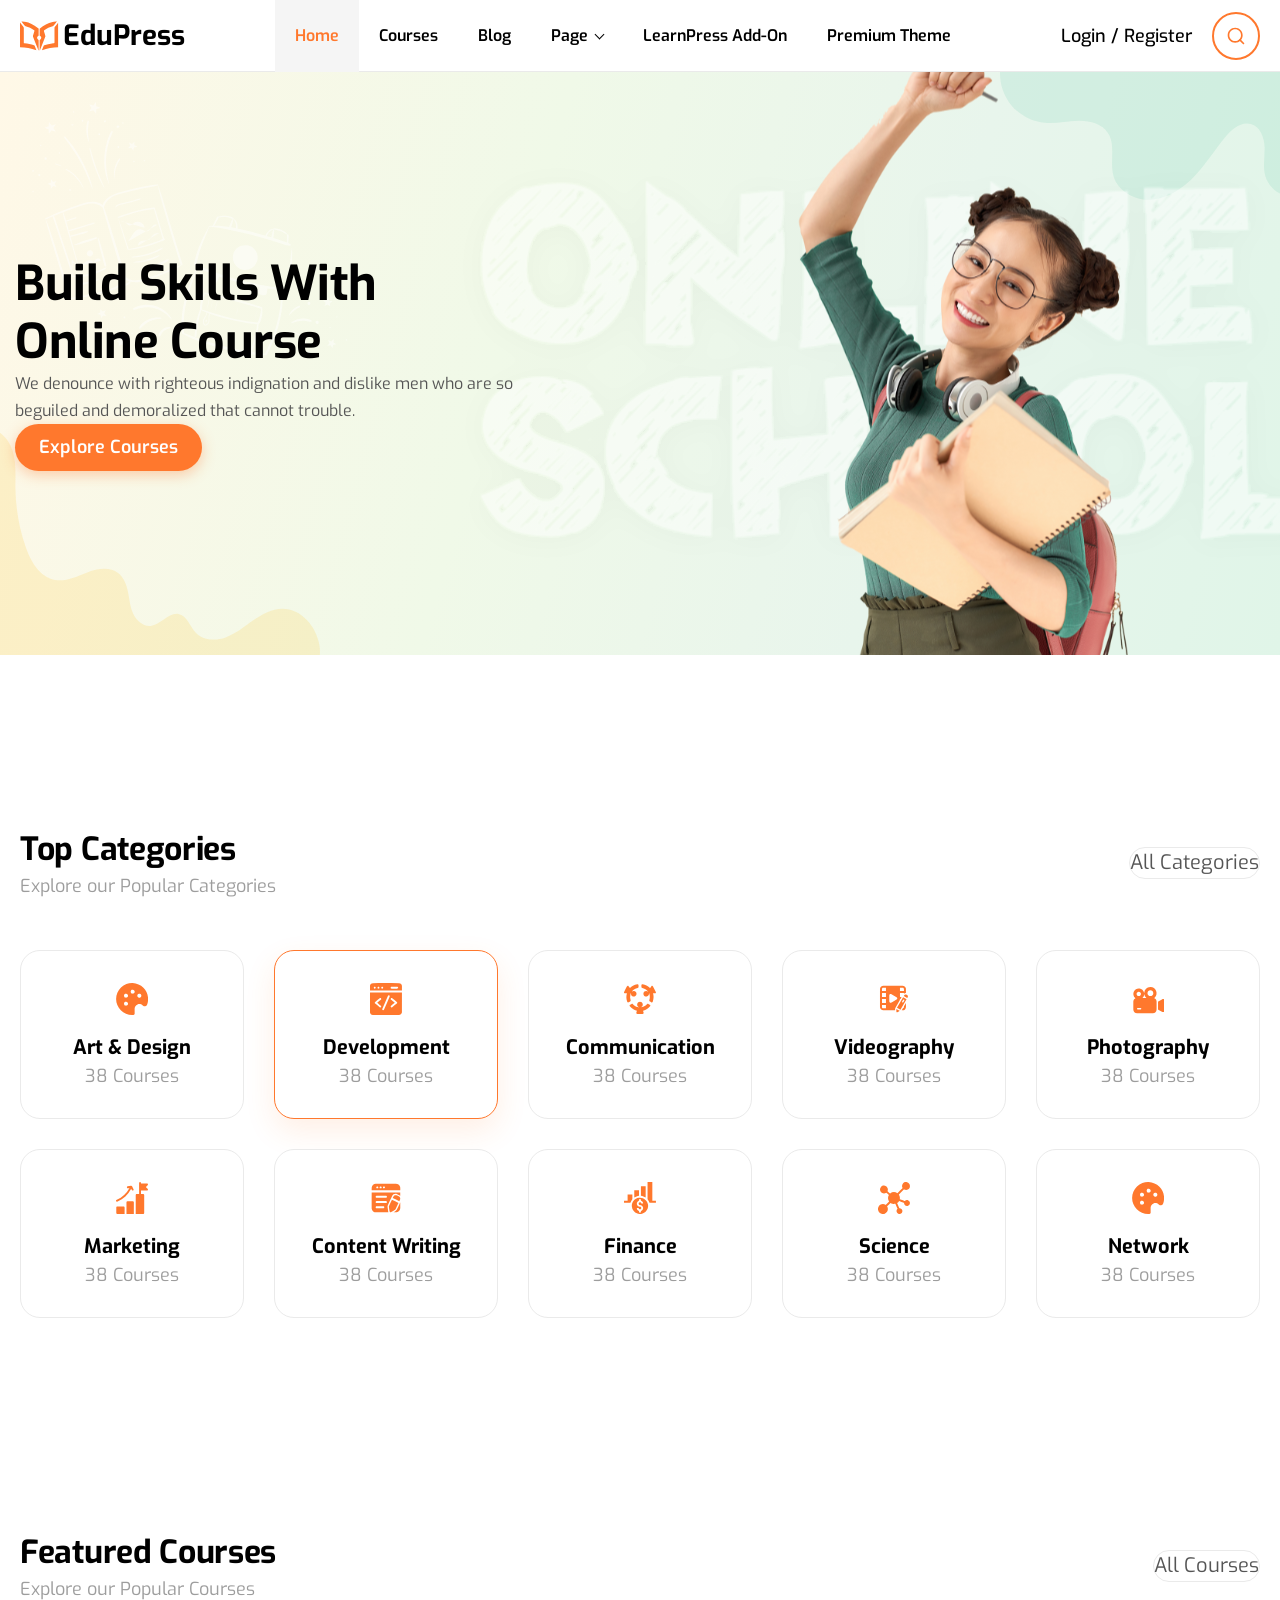
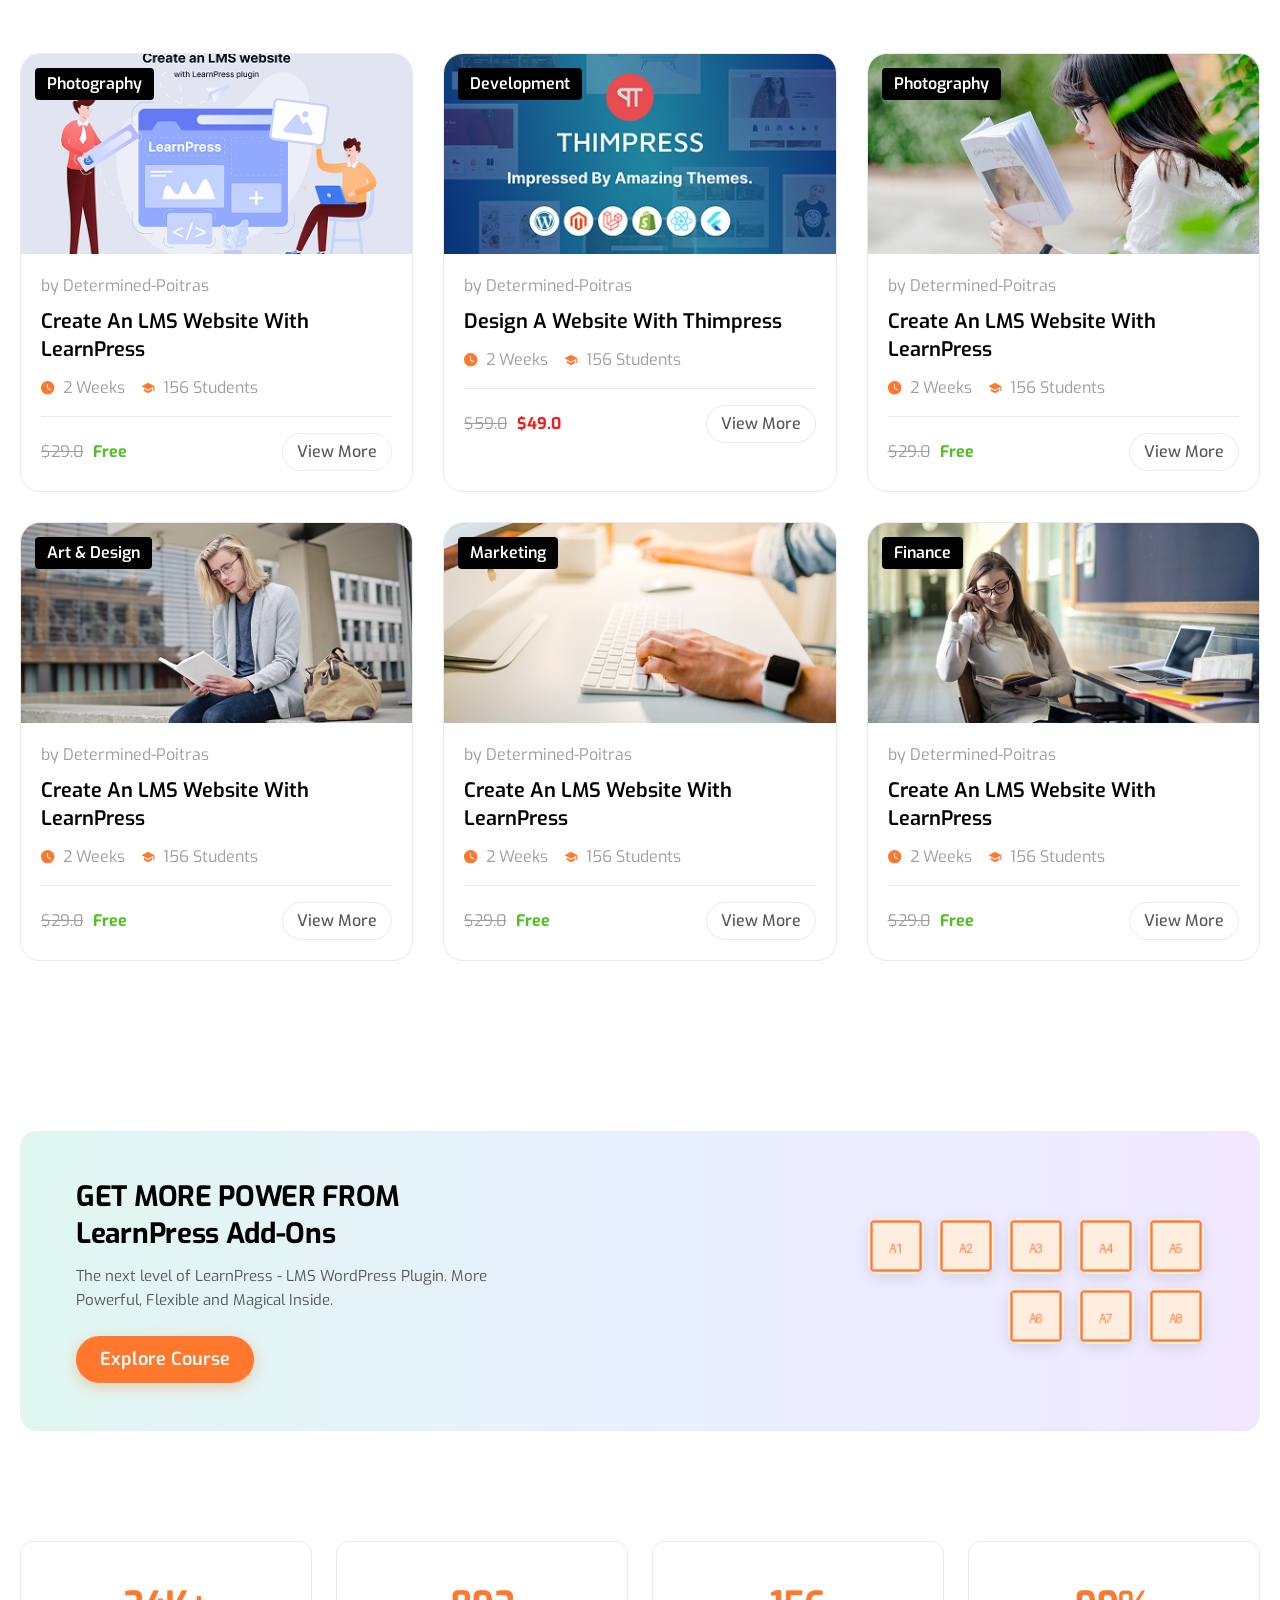
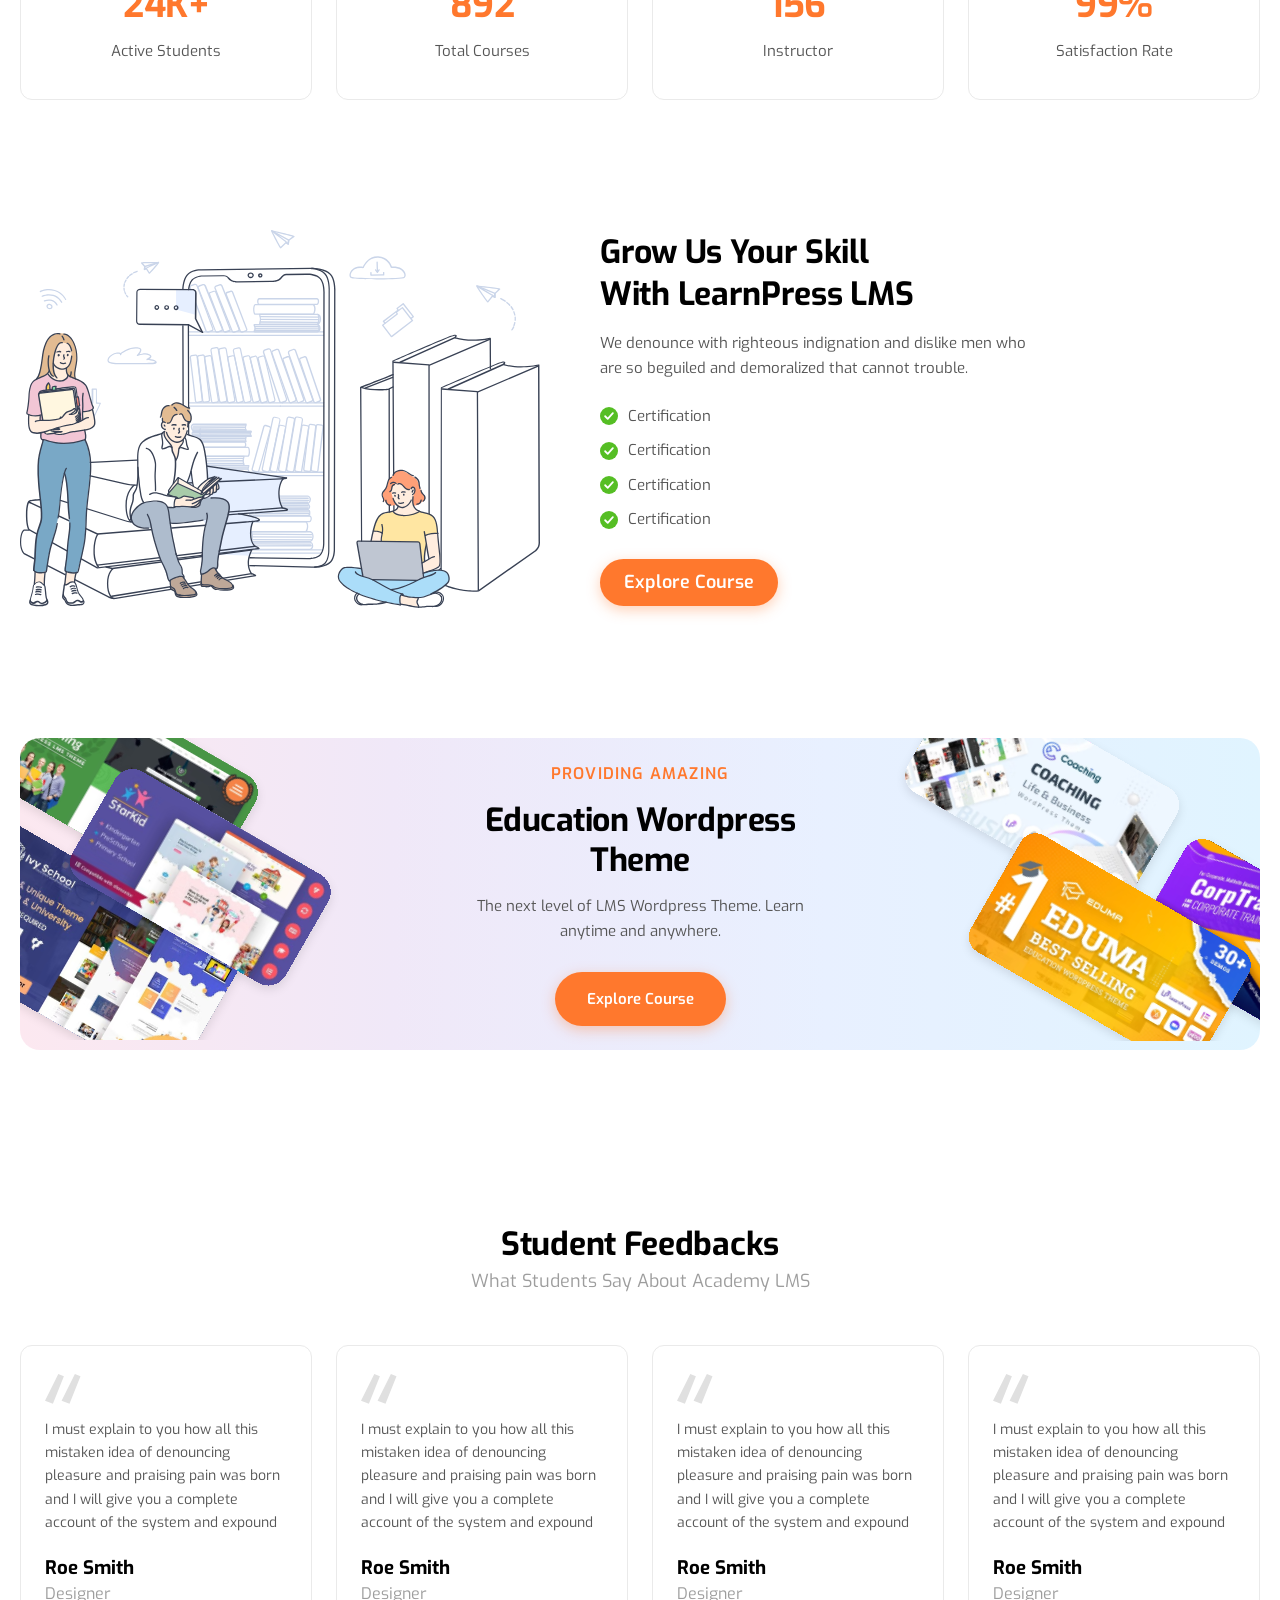
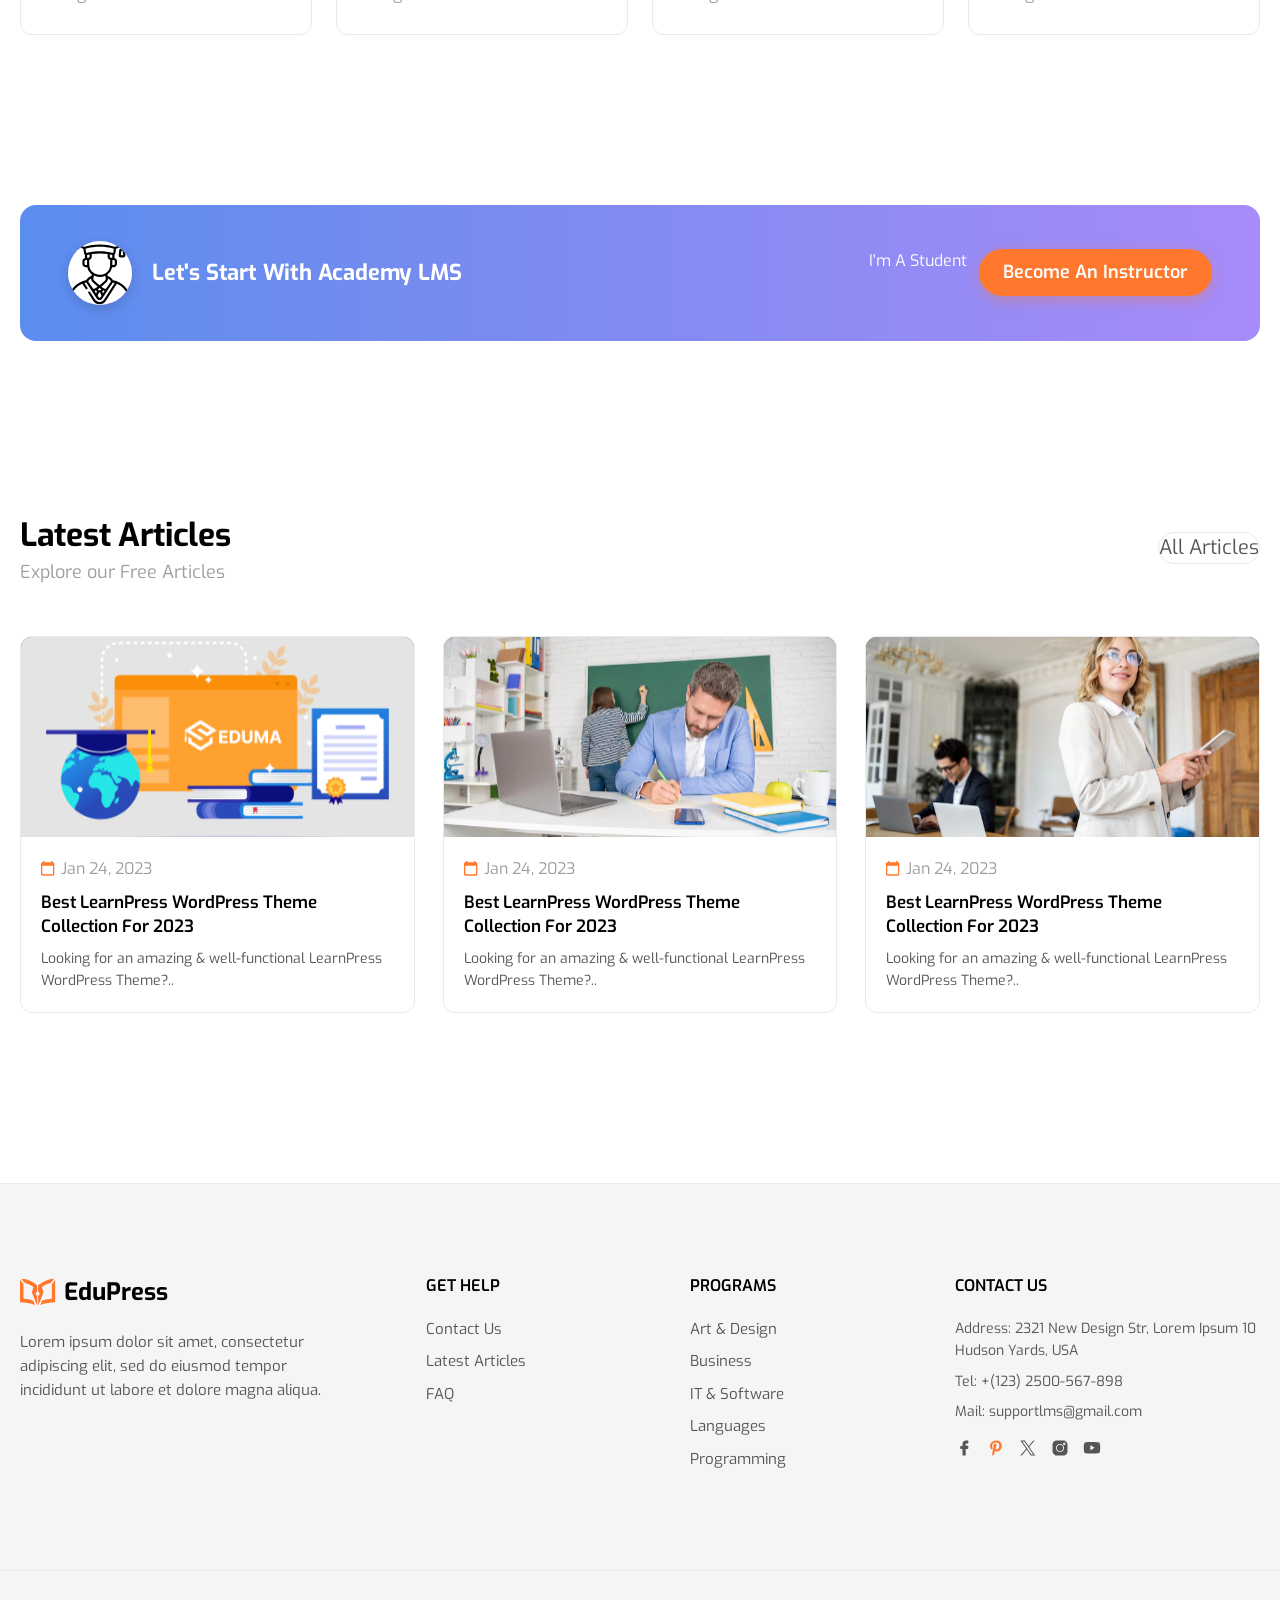
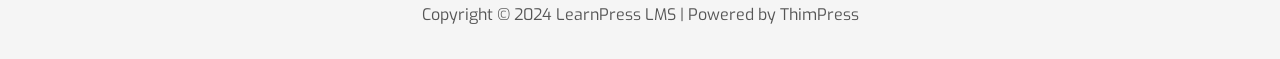
<file: index.html>
<!DOCTYPE html>
  <html lang="en">
  <head>
      <meta charset="UTF-8">
      <meta name="viewport" content="width=device-width, initial-scale=1.0">
      <title>EduPress - Online Learning Platform</title>
      <link rel="icon" type="image/svg+xml" href="./src/assets/images/banners/Logo.svg">
      <link rel="preconnect" href="https://fonts.googleapis.com">
      <link rel="preconnect" href="https://fonts.gstatic.com" crossorigin>
      <link href="https://fonts.googleapis.com/css2?family=Exo:ital,wght@0,100..900;1,100..900&display=swap" rel="stylesheet">
      <link rel="stylesheet" href="./src/css/input.css">
      <link rel="stylesheet" href="./src/css/home-page.css">
  </head>
  <body>

      <!-- HEADER -->
      <header class="header">
          <div class="inner-header">
              <a href="./index.html" class="logo-header">
                  <div class="logo-icon-header">
                      <img src="./src/assets/images/banners/Logo.svg" alt="EduPress Logo">
                  </div>
                  <span class="header-title">EduPress</span>
              </a>

              <nav class="nav" aria-label="Main navigation">
                  <a href="./index.html" class="home-nav active" aria-current="page">Home</a>
                  <a href="./pages/course-listing.html" class="course-nav">Courses</a>
                  <a href="./pages/blog-listing.html" class="blog-nav">Blog</a>
                  <div class="nav-item">
                      <a href="#" class="page-nav" aria-haspopup="true" aria-expanded="false">Page</a>
                      <div class="nav-dropdown">
                          <a href="./pages/contact.html">Contact</a>
                          <a href="./pages/auth.html">Auth</a>
                          <a href="./pages/error.html">Error</a>
                          <a href="./pages/faq.html">FAQ</a>
                      </div>
                  </div>
                  <a href="#" class="learnpress-nav">LearnPress Add-On</a>
                  <a href="#" class="theme-nav">Premium Theme</a>
              </nav>

              <div class="header-right">
                  <a href="./pages/auth.html" class="btn-login">Login / Register</a>
                  <button type="button" class="search-icon-header" aria-label="Search">
                      <img src="./src/assets/icons/Icon-search-header.svg" alt="Search icon">
                  </button>
                  <button type="button" class="menu-toggle" aria-label="Open menu" aria-expanded="false">
                      <svg width="24" height="24" viewBox="0 0 24 24" fill="none" stroke="currentColor" stroke-width="2" aria-hidden="true"><path d="M4 6h16M4 12h16M4 18h16"/></svg>
                  </button>
              </div>
          </div>
      </header>

      <main class="main">
          <!-- HERO -->
          <section class="hero">
              <img src="./src/assets/images/home/backgroup-bot-left.svg" alt="" class="hero-bg-left" aria-hidden="true">
              <img src="./src/assets/images/home/backgroup-top-right.svg" alt="" class="hero-bg-right" aria-hidden="true">
              <img src="./src/assets/images/home/book-and-bag.svg" alt="" class="book-and-bag" aria-hidden="true">
              <img src="./src/assets/images/home/title.svg" alt="" class="online-school" aria-hidden="true">
              <div class="hero-content">
                  <div class="hero-text">
                      <h1>Build Skills With<br>Online Course</h1>
                      <p>We denounce with righteous indignation and dislike men who are so beguiled and demoralized that cannot trouble.</p>
                      <a href="./pages/course-listing.html" class="btn-primary">Explore Courses</a>
                  </div>
                  <div class="hero-image">
                      <img src="./src/assets/images/home/student.svg" alt="Student holding books and smiling">
                  </div>
              </div>
          </section>

          <!-- TOP CATEGORIES -->
          <section class="section categories-section">
              <div class="container">
                  <div class="section-header">
                      <div>
                          <h2 class="section-title">Top Categories</h2>
                          <p class="section-subtitle">Explore our Popular Categories</p>
                      </div>
                      <a href="#" class="btn-outline">All Categories</a>
                  </div>
                  <div class="categories-grid">
                      <a href="#" class="category-card">
                          <div class="category-icon"><img src="./src/assets/icons/Icon-art.svg" alt="Art & Design"></div>
                          <h3 class="category-name">Art & Design</h3>
                          <span class="category-count">38 Courses</span>
                      </a>
                      <a href="#" class="category-card active">
                          <div class="category-icon"><img src="./src/assets/icons/Icon-development.svg" alt="Development"></div>
                          <h3 class="category-name">Development</h3>
                          <span class="category-count">38 Courses</span>
                      </a>
                      <a href="#" class="category-card">
                          <div class="category-icon"><img src="./src/assets/icons/Icon-communiication.svg" alt="Communication"></div>
                          <h3 class="category-name">Communication</h3>
                          <span class="category-count">38 Courses</span>
                      </a>
                      <a href="#" class="category-card">
                          <div class="category-icon"><img src="./src/assets/icons/Icon-videography.svg" alt="Videography"></div>
                          <h3 class="category-name">Videography</h3>
                          <span class="category-count">38 Courses</span>
                      </a>
                      <a href="#" class="category-card">
                          <div class="category-icon"><img src="./src/assets/icons/Icon-photography.svg" alt="Photography"></div>
                          <h3 class="category-name">Photography</h3>
                          <span class="category-count">38 Courses</span>
                      </a>
                      <a href="#" class="category-card">
                          <div class="category-icon"><img src="./src/assets/icons/Icon-marketing.svg" alt="Marketing"></div>
                          <h3 class="category-name">Marketing</h3>
                          <span class="category-count">38 Courses</span>
                      </a>
                      <a href="#" class="category-card">
                          <div class="category-icon"><img src="./src/assets/icons/Icon-content-writing.svg" alt="Content Writing"></div>
                          <h3 class="category-name">Content Writing</h3>
                          <span class="category-count">38 Courses</span>
                      </a>
                      <a href="#" class="category-card">
                          <div class="category-icon"><img src="./src/assets/icons/Icon-finance.svg" alt="Finance"></div>
                          <h3 class="category-name">Finance</h3>
                          <span class="category-count">38 Courses</span>
                      </a>
                      <a href="#" class="category-card">
                          <div class="category-icon"><img src="./src/assets/icons/Icon-science.svg" alt="Science"></div>
                          <h3 class="category-name">Science</h3>
                          <span class="category-count">38 Courses</span>
                      </a>
                      <a href="#" class="category-card">
                          <div class="category-icon"><img src="./src/assets/icons/Icon-network.svg" alt="Network"></div>
                          <h3 class="category-name">Network</h3>
                          <span class="category-count">38 Courses</span>
                      </a>
                  </div>
              </div>
          </section>

          <!-- FEATURED COURSES -->
          <section class="section courses-section">
              <div class="container">
                  <div class="section-header">
                      <div>
                          <h2 class="section-title">Featured Courses</h2>
                          <p class="section-subtitle">Explore our Popular Courses</p>
                      </div>
                      <a href="./pages/course-listing.html" class="btn-outline">All Courses</a>
                  </div>
                  <div class="courses-grid">
                      <!-- Course 1 -->
                      <article class="course-card">
                          <div class="course-thumb">
                              <img src="./src/assets/images/courses/courses-listing/image-1.png" alt="Create An LMS Website With LearnPress">
                              <span class="course-badge">Photography</span>
                          </div>
                          <div class="course-body">
                              <div class="course-author"><span>by Determined-Poitras</span></div>
                              <h3 class="course-title"><a href="./pages/course-single.html">Create An LMS Website With LearnPress</a></h3>
                              <div class="course-meta">
                                  <span><img src="./src/assets/icons/meta1.svg" alt="" width="14" height="14"> 2 Weeks</span>
                                  <span><img src="./src/assets/icons/meta2.svg" alt="" width="14" height="14"> 156 Students</span>
                              </div>
                              <div class="course-footer">
                                  <div class="course-price">
                                      <span class="old">$29.0</span>
                                      <span class="free">Free</span>
                                  </div>
                                  <a href="./pages/course-single.html" class="btn-view-more">View More</a>
                              </div>
                          </div>
                      </article>

                      <!-- Course 2 - Paid -->
                      <article class="course-card">
                          <div class="course-thumb">
                              <img src="./src/assets/images/courses/courses-listing/image-2.png" alt="Design A Website With Thimpress">
                              <span class="course-badge">Development</span>
                          </div>
                          <div class="course-body">
                              <div class="course-author"><span>by Determined-Poitras</span></div>
                              <h3 class="course-title"><a href="./pages/course-single.html">Design A Website With Thimpress</a></h3>
                              <div class="course-meta">
                                  <span><img src="./src/assets/icons/meta1.svg" alt="" width="14" height="14"> 2 Weeks</span>
                                  <span><img src="./src/assets/icons/meta2.svg" alt="" width="14" height="14"> 156 Students</span>
                              </div>
                              <div class="course-footer">
                                  <div class="course-price">
                                      <span class="old">$59.0</span>
                                      <span class="price">$49.0</span>
                                  </div>
                                  <a href="./pages/course-single.html" class="btn-view-more">View More</a>
                              </div>
                          </div>
                      </article>

                      <!-- Course 3 -->
                      <article class="course-card">
                          <div class="course-thumb">
                              <img src="./src/assets/images/courses/courses-listing/image-3.png" alt="Create An LMS Website With LearnPress">
                              <span class="course-badge">Photography</span>
                          </div>
                          <div class="course-body">
                              <div class="course-author"><span>by Determined-Poitras</span></div>
                              <h3 class="course-title"><a href="./pages/course-single.html">Create An LMS Website With LearnPress</a></h3>
                              <div class="course-meta">
                                  <span><img src="./src/assets/icons/meta1.svg" alt="" width="14" height="14"> 2 Weeks</span>
                                  <span><img src="./src/assets/icons/meta2.svg" alt="" width="14" height="14"> 156 Students</span>
                              </div>
                              <div class="course-footer">
                                  <div class="course-price">
                                      <span class="old">$29.0</span>
                                      <span class="free">Free</span>
                                  </div>
                                  <a href="./pages/course-single.html" class="btn-view-more">View More</a>
                              </div>
                          </div>
                      </article>

                      <!-- Course 4 -->
                      <article class="course-card">
                          <div class="course-thumb">
                              <img src="./src/assets/images/courses/courses-listing/image-4.png" alt="Create An LMS Website With LearnPress">
                              <span class="course-badge">Art & Design</span>
                          </div>
                          <div class="course-body">
                              <div class="course-author"><span>by Determined-Poitras</span></div>
                              <h3 class="course-title"><a href="./pages/course-single.html">Create An LMS Website With LearnPress</a></h3>
                              <div class="course-meta">
                                  <span><img src="./src/assets/icons/meta1.svg" alt="" width="14" height="14"> 2 Weeks</span>
                                  <span><img src="./src/assets/icons/meta2.svg" alt="" width="14" height="14"> 156 Students</span>
                              </div>
                              <div class="course-footer">
                                  <div class="course-price">
                                      <span class="old">$29.0</span>
                                      <span class="free">Free</span>
                                  </div>
                                  <a href="./pages/course-single.html" class="btn-view-more">View More</a>
                              </div>
                          </div>
                      </article>

                      <!-- Course 5 -->
                      <article class="course-card">
                          <div class="course-thumb">
                              <img src="./src/assets/images/courses/courses-listing/image-5.png" alt="Create An LMS Website With LearnPress">
                              <span class="course-badge">Marketing</span>
                          </div>
                          <div class="course-body">
                              <div class="course-author"><span>by Determined-Poitras</span></div>
                              <h3 class="course-title"><a href="./pages/course-single.html">Create An LMS Website With LearnPress</a></h3>
                              <div class="course-meta">
                                  <span><img src="./src/assets/icons/meta1.svg" alt="" width="14" height="14"> 2 Weeks</span>
                                  <span><img src="./src/assets/icons/meta2.svg" alt="" width="14" height="14"> 156 Students</span>
                              </div>
                              <div class="course-footer">
                                  <div class="course-price">
                                      <span class="old">$29.0</span>
                                      <span class="free">Free</span>
                                  </div>
                                  <a href="./pages/course-single.html" class="btn-view-more">View More</a>
                              </div>
                          </div>
                      </article>

                      <!-- Course 6 -->
                      <article class="course-card">
                          <div class="course-thumb">
                              <img src="./src/assets/images/courses/courses-listing/image-6.png" alt="Create An LMS Website With LearnPress">
                              <span class="course-badge">Finance</span>
                          </div>
                          <div class="course-body">
                              <div class="course-author"><span>by Determined-Poitras</span></div>
                              <h3 class="course-title"><a href="./pages/course-single.html">Create An LMS Website With LearnPress</a></h3>
                              <div class="course-meta">
                                  <span><img src="./src/assets/icons/meta1.svg" alt="" width="14" height="14"> 2 Weeks</span>
                                  <span><img src="./src/assets/icons/meta2.svg" alt="" width="14" height="14"> 156 Students</span>
                              </div>
                              <div class="course-footer">
                                  <div class="course-price">
                                      <span class="old">$29.0</span>
                                      <span class="free">Free</span>
                                  </div>
                                  <a href="./pages/course-single.html" class="btn-view-more">View More</a>
                              </div>
                          </div>
                      </article>
                  </div>
              </div>
          </section>

          <!-- ADD-ONS + STATS + GROW + THEME -->
          <section class="section addons-section">
              <div class="container">
                  <div class="addons-banner">
                      <div class="addons-content">
                          <h2>GET MORE POWER FROM<br>LearnPress Add-Ons</h2>
                          <p>The next level of LearnPress - LMS WordPress Plugin. More Powerful, Flexible and Magical Inside.</p>
                          <a href="./pages/course-listing.html" class="btn-primary">Explore Course</a>
                      </div>
                      <div class="addons-icons">
                          <img src="./src/assets/icons/addon-1.png" alt="LearnPress Addon Icon 1">
                          <img src="./src/assets/icons/addon-2.png" alt="LearnPress Addon Icon 2">
                          <img src="./src/assets/icons/addon-3.png" alt="LearnPress Addon Icon 3">
                          <img src="./src/assets/icons/addon-4.png" alt="LearnPress Addon Icon 4">
                          <img src="./src/assets/icons/addon-5.png" alt="LearnPress Addon Icon 5">
                          <img src="./src/assets/icons/addon-6.png" alt="LearnPress Addon Icon 6">
                          <img src="./src/assets/icons/addon-7.png" alt="LearnPress Addon Icon 7">
                          <img src="./src/assets/icons/addon-8.png" alt="LearnPress Addon Icon 8">
                      </div>
                  </div>

                  <div class="stats-row">
                      <div class="stat-card"><div class="stat-number">25K+</div><div class="stat-label">Active Students</div></div>
                      <div class="stat-card"><div class="stat-number">899</div><div class="stat-label">Total Courses</div></div>
                      <div class="stat-card"><div class="stat-number">158</div><div class="stat-label">Instructor</div></div>
                      <div class="stat-card"><div class="stat-number">100%</div><div class="stat-label">Satisfaction Rate</div></div>
                  </div>

                  <div class="grow-section">
                      <div class="grow-illustration">
                          <img src="./src/assets/images/home/Vector.svg" alt="Illustration showing online education growth">
                      </div>
                      <div class="grow-content">
                          <h2>Grow Us Your Skill<br>With LearnPress LMS</h2>
                          <p>We denounce with righteous indignation and dislike men who are so beguiled and demoralized that cannot trouble.</p>
                          <ul class="grow-list">
                              <li><img src="./src/assets/icons/icon-check.svg" alt="" aria-hidden="true"> Certification</li>
                              <li><img src="./src/assets/icons/icon-check.svg" alt="" aria-hidden="true"> Certification</li>
                              <li><img src="./src/assets/icons/icon-check.svg" alt="" aria-hidden="true"> Certification</li>
                              <li><img src="./src/assets/icons/icon-check.svg" alt="" aria-hidden="true"> Certification</li>
                          </ul>
                          <a href="./pages/course-listing.html" class="btn-primary">Explore Course</a>
                      </div>
                  </div>

                  <!-- Theme Banner -->
                  <div class="theme-banner">
                      <div class="theme-banner-images theme-left">
                          <img src="./src/assets/images/home/ticket 1.svg" alt="Education theme template screenshot 1" class="theme-shot theme-shot-1">
                          <img src="./src/assets/images/home/ticket 2.svg" alt="Education theme template screenshot 2" class="theme-shot theme-shot-2">
                          <img src="./src/assets/images/home/ticket 3.svg" alt="Education theme template screenshot 3" class="theme-shot theme-shot-3">
                      </div>
                      <div class="theme-content">
                          <div class="label">PROVIDING AMAZING</div>
                          <h2>Education Wordpress Theme</h2>
                          <p>The next level of LMS Wordpress Theme. Learn anytime and anywhere.</p>
                          <a href="./pages/course-listing.html" class="btn-primary">Explore Course</a>
                      </div>
                      <div class="theme-banner-images theme-right">
                          <img src="./src/assets/images/home/ticket 4.svg" alt="Education theme template screenshot 4" class="theme-shot theme-shot-4">
                          <img src="./src/assets/images/home/ticket 5.svg" alt="Education theme template screenshot 5" class="theme-shot theme-shot-5">
                          <img src="./src/assets/images/home/ticket 6.svg" alt="Education theme template screenshot 6" class="theme-shot theme-shot-6">
                      </div>
                  </div>
              </div>
          </section>

          <!-- STUDENT FEEDBACKS -->
          <section class="section feedbacks-section">
              <div class="container">
                  <div class="section-header section-header-center">
                      <div>
                          <h2 class="section-title">Student Feedbacks</h2>
                          <p class="section-subtitle">What Students Say About Academy LMS</p>
                      </div>
                  </div>
                  <div class="feedbacks-grid">
                      <div class="feedback-card">
                          <div class="feedback-quote"><img src="./src/assets/images/home/nhay-don.svg" alt="Quote Icon"></div>
                          <p class="feedback-text">I must explain to you how all this mistaken idea of denouncing pleasure and praising pain was born and I will give you a complete account of the system and expound</p>
                          <div class="feedback-author">
                              <div class="feedback-author-info">
                                  <h3>Roe Smith</h3>
                                  <span>Designer</span>
                              </div>
                          </div>
                      </div>
                      <div class="feedback-card">
                          <div class="feedback-quote"><img src="./src/assets/images/home/nhay-don.svg" alt="Quote Icon"></div>
                          <p class="feedback-text">I must explain to you how all this mistaken idea of denouncing pleasure and praising pain was born and I will give you a complete account of the system and expound</p>
                          <div class="feedback-author">
                              <div class="feedback-author-info">
                                  <h3>Roe Smith</h3>
                                  <span>Designer</span>
                              </div>
                          </div>
                      </div>
                      <div class="feedback-card">
                          <div class="feedback-quote"><img src="./src/assets/images/home/nhay-don.svg" alt="Quote Icon"></div>
                          <p class="feedback-text">I must explain to you how all this mistaken idea of denouncing pleasure and praising pain was born and I will give you a complete account of the system and expound</p>
                          <div class="feedback-author">
                              <div class="feedback-author-info">
                                  <h3>Roe Smith</h3>
                                  <span>Designer</span>
                              </div>
                          </div>
                      </div>
                      <div class="feedback-card">
                          <div class="feedback-quote"><img src="./src/assets/images/home/nhay-don.svg" alt="Quote Icon"></div>
                          <p class="feedback-text">I must explain to you how all this mistaken idea of denouncing pleasure and praising pain was born and I will give you a complete account of the system and expound</p>
                          <div class="feedback-author">
                              <div class="feedback-author-info">
                                  <h3>Roe Smith</h3>
                                  <span>Designer</span>
                              </div>
                          </div>
                      </div>
                  </div>
              </div>
          </section>

          <!-- CTA -->
          <section class="section cta-section">
              <div class="container">
                  <div class="cta-banner">
                      <div class="cta-left">
                          <div class="cta-avatar"><img src="./src/assets/images/home/marine.svg" alt="Academy LMS Student Avatar"></div>
                          <div class="cta-text">
                              <h3>Let's Start With Academy LMS</h3>
                          </div>
                      </div>
                      <div class="cta-buttons">
                          <a href="./pages/auth.html" class="btn-pill-student">I'm A Student</a>
                          <a href="./pages/auth.html" class="btn-primary">Become An Instructor</a>
                      </div>
                  </div>
              </div>
          </section>

          <!-- LATEST ARTICLES -->
          <section class="section articles-section">
              <div class="container">
                  <div class="section-header">
                      <div>
                          <h2 class="section-title">Latest Articles</h2>
                          <p class="section-subtitle">Explore our Free Articles</p>
                      </div>
                      <a href="./pages/blog-listing.html" class="btn-outline">All Articles</a>
                  </div>
                  <div class="articles-grid">
                      <article class="article-card">
                          <div class="article-thumb">
                              <a href="./pages/blog-single.html"><img src="./src/assets/images/home/LastArticle1.svg" alt="Best LearnPress WordPress Theme Collection For 2023"></a>
                          </div>
                          <div class="article-body">
                              <div class="article-date"><img src="./src/assets/images/home/calendar.svg" alt="" width="14" height="14"> Jan 24, 2023</div>
                              <h3 class="article-title"><a href="./pages/blog-single.html">Best LearnPress WordPress Theme Collection For 2023</a></h3>
                              <p class="article-excerpt">Looking for an amazing & well-functional LearnPress WordPress Theme?..</p>
                          </div>
                      </article>
                      <article class="article-card">
                          <div class="article-thumb">
                              <a href="./pages/blog-single.html"><img src="./src/assets/images/home/LastArticle2.svg" alt="Best LearnPress WordPress Theme Collection For 2023"></a>
                          </div>
                          <div class="article-body">
                              <div class="article-date"><img src="./src/assets/images/home/calendar.svg" alt="" width="14" height="14"> Jan 24, 2023</div>
                              <h3 class="article-title"><a href="./pages/blog-single.html">Best LearnPress WordPress Theme Collection For 2023</a></h3>
                              <p class="article-excerpt">Looking for an amazing & well-functional LearnPress WordPress Theme?..</p>
                          </div>
                      </article>
                      <article class="article-card">
                          <div class="article-thumb">
                              <a href="./pages/blog-single.html"><img src="./src/assets/images/home/LastArticle3.svg" alt="Best LearnPress WordPress Theme Collection For 2023"></a>
                          </div>
                          <div class="article-body">
                              <div class="article-date"><img src="./src/assets/images/home/calendar.svg" alt="" width="14" height="14"> Jan 24, 2023</div>
                              <h3 class="article-title"><a href="./pages/blog-single.html">Best LearnPress WordPress Theme Collection For 2023</a></h3>
                              <p class="article-excerpt">Looking for an amazing & well-functional LearnPress WordPress Theme?..</p>
                          </div>
                      </article>
                  </div>
              </div>
          </section>
      </main>

      <!-- FOOTER -->
      <footer class="footer">
          <div class="footer-container">
              <div class="footer-about">
                  <a href="./index.html" class="logo-footer">
                      <img src="./src/assets/images/banners/Logo.svg" alt="EduPress Logo"> EduPress
                  </a>
                  <p class="footer-text">Lorem ipsum dolor sit amet, consectetur adipiscing elit, sed do eiusmod tempor incididunt ut labore et dolore magna aliqua.</p>
              </div>
              <div class="footer-col">
                  <h5 class="get-help-title">GET HELP</h5>
                  <ul class="footer-list">
                      <li><a href="./pages/contact.html">Contact Us</a></li>
                      <li><a href="./pages/blog-listing.html">Latest Articles</a></li>
                      <li><a href="./pages/faq.html">FAQ</a></li>
                  </ul>
              </div>
              <div class="footer-col">
                  <h5 class="programs-title">PROGRAMS</h5>
                  <ul class="footer-list">
                      <li><a href="#">Art &amp; Design</a></li>
                      <li><a href="#">Business</a></li>
                      <li><a href="#">IT &amp; Software</a></li>
                      <li><a href="#">Languages</a></li>
                      <li><a href="#">Programming</a></li>
                  </ul>
              </div>
              <div class="footer-col footer-contact">
                  <h5 class="contact-us-title">CONTACT US</h5>
                  <p>Address: 2321 New Design Str, Lorem Ipsum 10 Hudson Yards, USA</p>
                  <p>Tel: +(123) 2500-567-898</p>
                  <p>Mail: <a href="mailto:supportlms@gmail.com">supportlms@gmail.com</a></p>
                  <ul class="social-list">
                      <li><a href="#" class="social-link" aria-label="Facebook"><img src="./src/assets/icons/Icon-facebook.svg" alt=""></a></li>
                      <li><a href="#" class="social-link" aria-label="Pinterest"><img src="./src/assets/icons/Icon-Pinterest.svg" alt=""></a></li>
                      <li><a href="#" class="social-link" aria-label="Twitter"><img src="./src/assets/icons/Icon-twitter.svg" alt=""></a></li>
                      <li><a href="#" class="social-link" aria-label="Instagram"><img src="./src/assets/icons/Icon-instragram.svg" alt=""></a></li>
                      <li><a href="#" class="social-link" aria-label="Youtube"><img src="./src/assets/icons/Icon-youtube.svg" alt=""></a></li>
                  </ul>
              </div>
          </div>
          <div class="footer-bottom">Copyright © 2024 LearnPress LMS | Powered by ThimPress</div>
      </footer>

      <button class="back-to-top" aria-label="Back to top" onclick="window.scrollTo({top:0,behavior:'smooth'})">
          <svg width="16" height="16" viewBox="0 0 24 24" fill="none" stroke="currentColor" stroke-width="2.3" aria-hidden="true"><line x1="12" y1="19" x2="12" y2="5"/><polyline points="5 12 12 5 19 12"/></svg>
      </button>
  <script src="./src/js/pages/home.js"></script>
  <script src="./src/js/main.js"></script>
</body>
  </html>
</file>
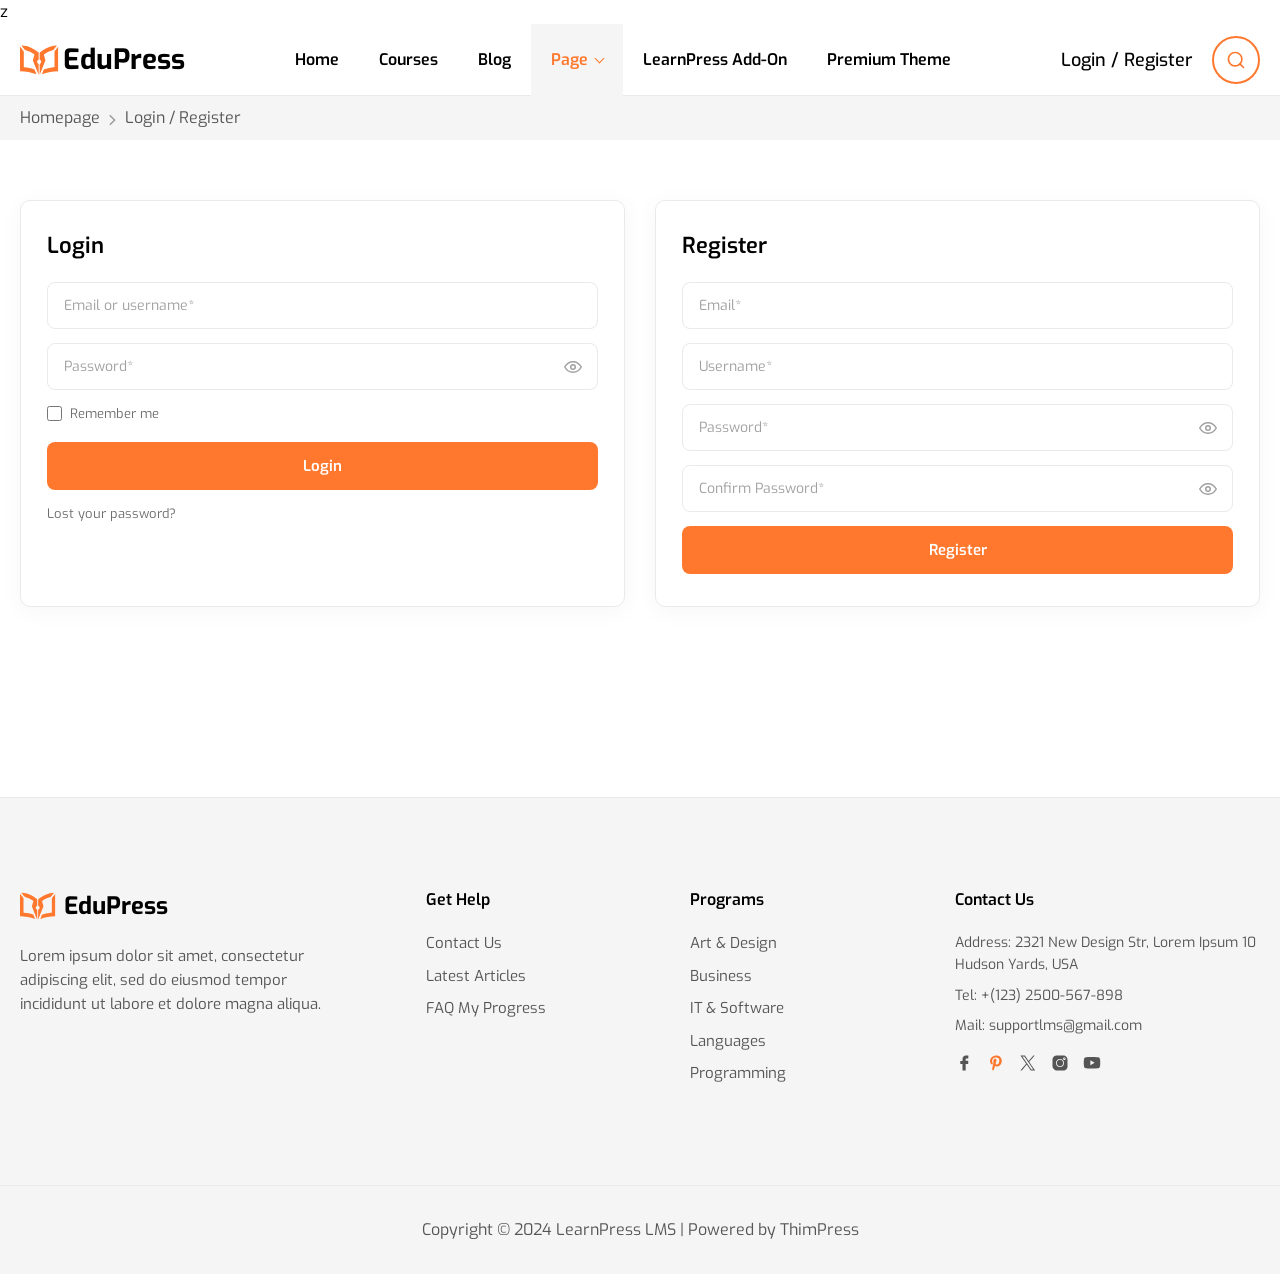
<file: pages/auth.html>
<!DOCTYPE html>
<html lang="vi">
<head>
<meta charset="UTF-8">
<meta name="viewport" content="width=device-width, initial-scale=1.0">
<title>Login / Register - EduPress</title>
<link rel="preconnect" href="https://fonts.googleapis.com">
<link href="https://fonts.googleapis.com/css2?family=Exo:ital,wght@0,100..900;1,100..900&display=swap" rel="stylesheet">
<!-- ICON -->
<link rel="icon" type="image/svg" href="../src/assets/images/banners/Logo.svg">
<link rel="stylesheet" href="../src/css/input.css">
<link rel="stylesheet" href="../src/css/auth.css">z
</head>
<body>

    <!-- HEADER -->
    <header class="header">
        <div class="inner-header">
            <a href="../index.html" class="logo-header">
                <div class="logo-icon-header">
                    <img src="../src/assets/images/banners/Logo.svg" alt="EduPress Logo">
                </div>
                <span class="header-title">EduPress</span>
            </a>

            <nav class="nav" aria-label="Main navigation">
                <a href="../index.html" class="home-nav">Home</a>
                <a href="./course-listing.html" class="course-nav">Courses</a>
                <a href="./blog-listing.html" class="blog-nav">Blog</a>
                <div class="nav-item">
                    <a href="./contact.html" class="page-nav active">Page</a>
                    <div class="nav-dropdown">
                        <a href="./contact.html">Contact</a>
                        <a href="./auth.html" class="active">Auth</a>
                        <a href="./error.html">Error</a>
                        <a href="./faq.html">FAQ</a>
                        <a href="./progress.html">My Progress</a>
                    </div>
                </div>
                <a href="./auth.html" class="learnpress-nav">LearnPress Add-On</a>
                <a href="./auth.html" class="theme-nav">Premium Theme</a>
            </nav>

            <div class="header-right">
                <a href="./auth.html" class="btn-login">Login / Register</a>
                <button type="button" class="search-icon-header" aria-label="Search">
                    <img src="../src/assets/icons/Icon-search-header.svg" alt="Icon-Search">
                </button>
                            <button type="button" class="menu-toggle" aria-label="Open menu" aria-expanded="false">
                    <svg width="24" height="24" viewBox="0 0 24 24" fill="none" stroke="currentColor" stroke-width="2"><path d="M4 6h16M4 12h16M4 18h16"/></svg>
                </button>
            </div>
        </div>
    </header>

    <!-- BREADCRUMB -->
    <nav class="breadcrumb" aria-label="Breadcrumb">
        <div class="content-brb">
            <a href="../index.html">Homepage</a>
            <span class="arrow">›</span>
            <span>Login / Register</span>
        </div>
    </nav>

    <!-- ============ LOGIN / REGISTER SECTION ============ -->
    <section class="auth-page-section">
      <div class="container">
        <div class="auth-grid">

          <!-- Login card -->
          <div class="auth-card">
            <h2 class="auth-card-title">Login</h2>
            <form class="auth-form" id="loginForm" novalidate>
              <div class="form-field">
                <input type="text" name="loginId" placeholder="Email or username*" required>
              </div>
              <div class="form-field has-toggle">
                <input type="password" name="password" placeholder="Password*" required>
                <button type="button" class="pw-toggle" aria-label="Show password">
                  <svg class="icon-eye" width="18" height="18" viewBox="0 0 24 24" fill="none" stroke="currentColor" stroke-width="2"><path d="M1 12s4-7 11-7 11 7 11 7-4 7-11 7-11-7-11-7z"/><circle cx="12" cy="12" r="3"/></svg>
                  <svg class="icon-eye-off" width="18" height="18" viewBox="0 0 24 24" fill="none" stroke="currentColor" stroke-width="2" style="display:none"><path d="M17.94 17.94A10.94 10.94 0 0 1 12 19c-7 0-11-7-11-7a20.3 20.3 0 0 1 5.06-5.94M9.9 4.24A10.94 10.94 0 0 1 12 4c7 0 11 7 11 7a20.3 20.3 0 0 1-3.22 4.36M14.12 14.12a3 3 0 1 1-4.24-4.24"/><line x1="1" y1="1" x2="23" y2="23"/></svg>
                </button>
              </div>
              <label class="remember-row">
                <input type="checkbox" name="remember">
                <span>Remember me</span>
              </label>
              <button type="submit" class="btn-auth">Login</button>
              <a href="#" class="lost-pw">Lost your password?</a>
            </form>
          </div>

          <!-- Register card -->
          <div class="auth-card">
            <h2 class="auth-card-title">Register</h2>
            <form class="auth-form" id="registerForm" novalidate>
              <div class="form-field">
                <input type="email" name="email" placeholder="Email*" required>
              </div>
              <div class="form-field">
                <input type="text" name="username" placeholder="Username*" required>
              </div>
              <div class="form-field has-toggle">
                <input type="password" name="password" placeholder="Password*" required>
                <button type="button" class="pw-toggle" aria-label="Show password">
                  <svg class="icon-eye" width="18" height="18" viewBox="0 0 24 24" fill="none" stroke="currentColor" stroke-width="2"><path d="M1 12s4-7 11-7 11 7 11 7-4 7-11 7-11-7-11-7z"/><circle cx="12" cy="12" r="3"/></svg>
                  <svg class="icon-eye-off" width="18" height="18" viewBox="0 0 24 24" fill="none" stroke="currentColor" stroke-width="2" style="display:none"><path d="M17.94 17.94A10.94 10.94 0 0 1 12 19c-7 0-11-7-11-7a20.3 20.3 0 0 1 5.06-5.94M9.9 4.24A10.94 10.94 0 0 1 12 4c7 0 11 7 11 7a20.3 20.3 0 0 1-3.22 4.36M14.12 14.12a3 3 0 1 1-4.24-4.24"/><line x1="1" y1="1" x2="23" y2="23"/></svg>
                </button>
              </div>
              <div class="form-field has-toggle">
                <input type="password" name="confirmPassword" placeholder="Confirm Password*" required>
                <button type="button" class="pw-toggle" aria-label="Show password">
                  <svg class="icon-eye" width="18" height="18" viewBox="0 0 24 24" fill="none" stroke="currentColor" stroke-width="2"><path d="M1 12s4-7 11-7 11 7 11 7-4 7-11 7-11-7-11-7z"/><circle cx="12" cy="12" r="3"/></svg>
                  <svg class="icon-eye-off" width="18" height="18" viewBox="0 0 24 24" fill="none" stroke="currentColor" stroke-width="2" style="display:none"><path d="M17.94 17.94A10.94 10.94 0 0 1 12 19c-7 0-11-7-11-7a20.3 20.3 0 0 1 5.06-5.94M9.9 4.24A10.94 10.94 0 0 1 12 4c7 0 11 7 11 7a20.3 20.3 0 0 1-3.22 4.36M14.12 14.12a3 3 0 1 1-4.24-4.24"/><line x1="1" y1="1" x2="23" y2="23"/></svg>
                </button>
              </div>
              <button type="submit" class="btn-auth">Register</button>
            </form>
          </div>

        </div>
      </div>
    </section>

    <!-- FOOTER -->
        <footer class="footer">
        <div class="footer-container">
            <!-- Cột 1: About -->
            <div class="footer-about">
                <a href="../index.html" class="logo-footer">
                    <img src="../src/assets/images/banners/Logo.svg" alt="EduPress">
                    EduPress
                </a>
                <p class="footer-text">
                    Lorem ipsum dolor sit amet, consectetur adipiscing elit, sed do eiusmod tempor incididunt ut labore et dolore magna aliqua.
                </p>
            </div>

            <!-- Cột 2: Get Help -->
            <div class="footer-col">
                <h5 class="get-help-title">Get Help</h5>
                <ul class="footer-list">
                    <li><a href="./contact.html">Contact Us</a></li>
                    <li><a href="./blog-listing.html">Latest Articles</a></li>
                    <li><a href="./faq.html">FAQ</a>
                        <a href="./progress.html">My Progress</a></li>
                </ul>
            </div>

            <!-- Cột 3: Programs -->
            <div class="footer-col">
                <h5 class="programs-title">Programs</h5>
                <ul class="footer-list">
                    <li><a href="#">Art &amp; Design</a></li>
                    <li><a href="#">Business</a></li>
                    <li><a href="#">IT &amp; Software</a></li>
                    <li><a href="#">Languages</a></li>
                    <li><a href="#">Programming</a></li>
                </ul>
            </div>

            <!-- Cột 4: Contact Us -->
            <div class="footer-col footer-contact">
                <h5 class="contact-us-title">Contact Us</h5>
                <p>Address: 2321 New Design Str, Lorem Ipsum 10 Hudson Yards, USA</p>
                <p>Tel: +(123) 2500-567-898</p>
                <p>Mail: <a href="mailto:supportlms@gmail.com">supportlms@gmail.com</a></p>

                <div class="social-list">
                    <a href="#" class="social-link">
                        <img src="../src/assets/icons/Icon-facebook.svg" alt="Facebook">
                    </a>
                    <a href="#" class="social-link">
                        <img src="../src/assets/icons/Icon-Pinterest.svg" alt="Pinterest">
                    </a>
                    <a href="#" class="social-link">
                        <img src="../src/assets/icons/Icon-twitter.svg" alt="Twitter">
                    </a>
                    <a href="#" class="social-link">
                        <img src="../src/assets/icons/Icon-instragram.svg" alt="Instagram">
                    </a>
                    <a href="#" class="social-link">
                        <img src="../src/assets/icons/Icon-youtube.svg" alt="Youtube">
                    </a>
                </div>
            </div>
        </div>

        <div class="footer-bottom">
            Copyright © 2024 LearnPress LMS | Powered by ThimPress
        </div>
    </footer>

<button class="back-to-top" aria-label="Back to top" onclick="window.scrollTo({top:0,behavior:'smooth'})">
  <svg width="16" height="16" viewBox="0 0 24 24" fill="none" stroke="currentColor" stroke-width="2.3"><line x1="12" y1="19" x2="12" y2="5"/><polyline points="5 12 12 5 19 12"/></svg>
</button>
  <script src="../src/js/utils/storage.js"></script>
  <script src="../src/js/pages/auth.js"></script>
  <script src="../src/js/main.js"></script>
</body>
</html>
</file>
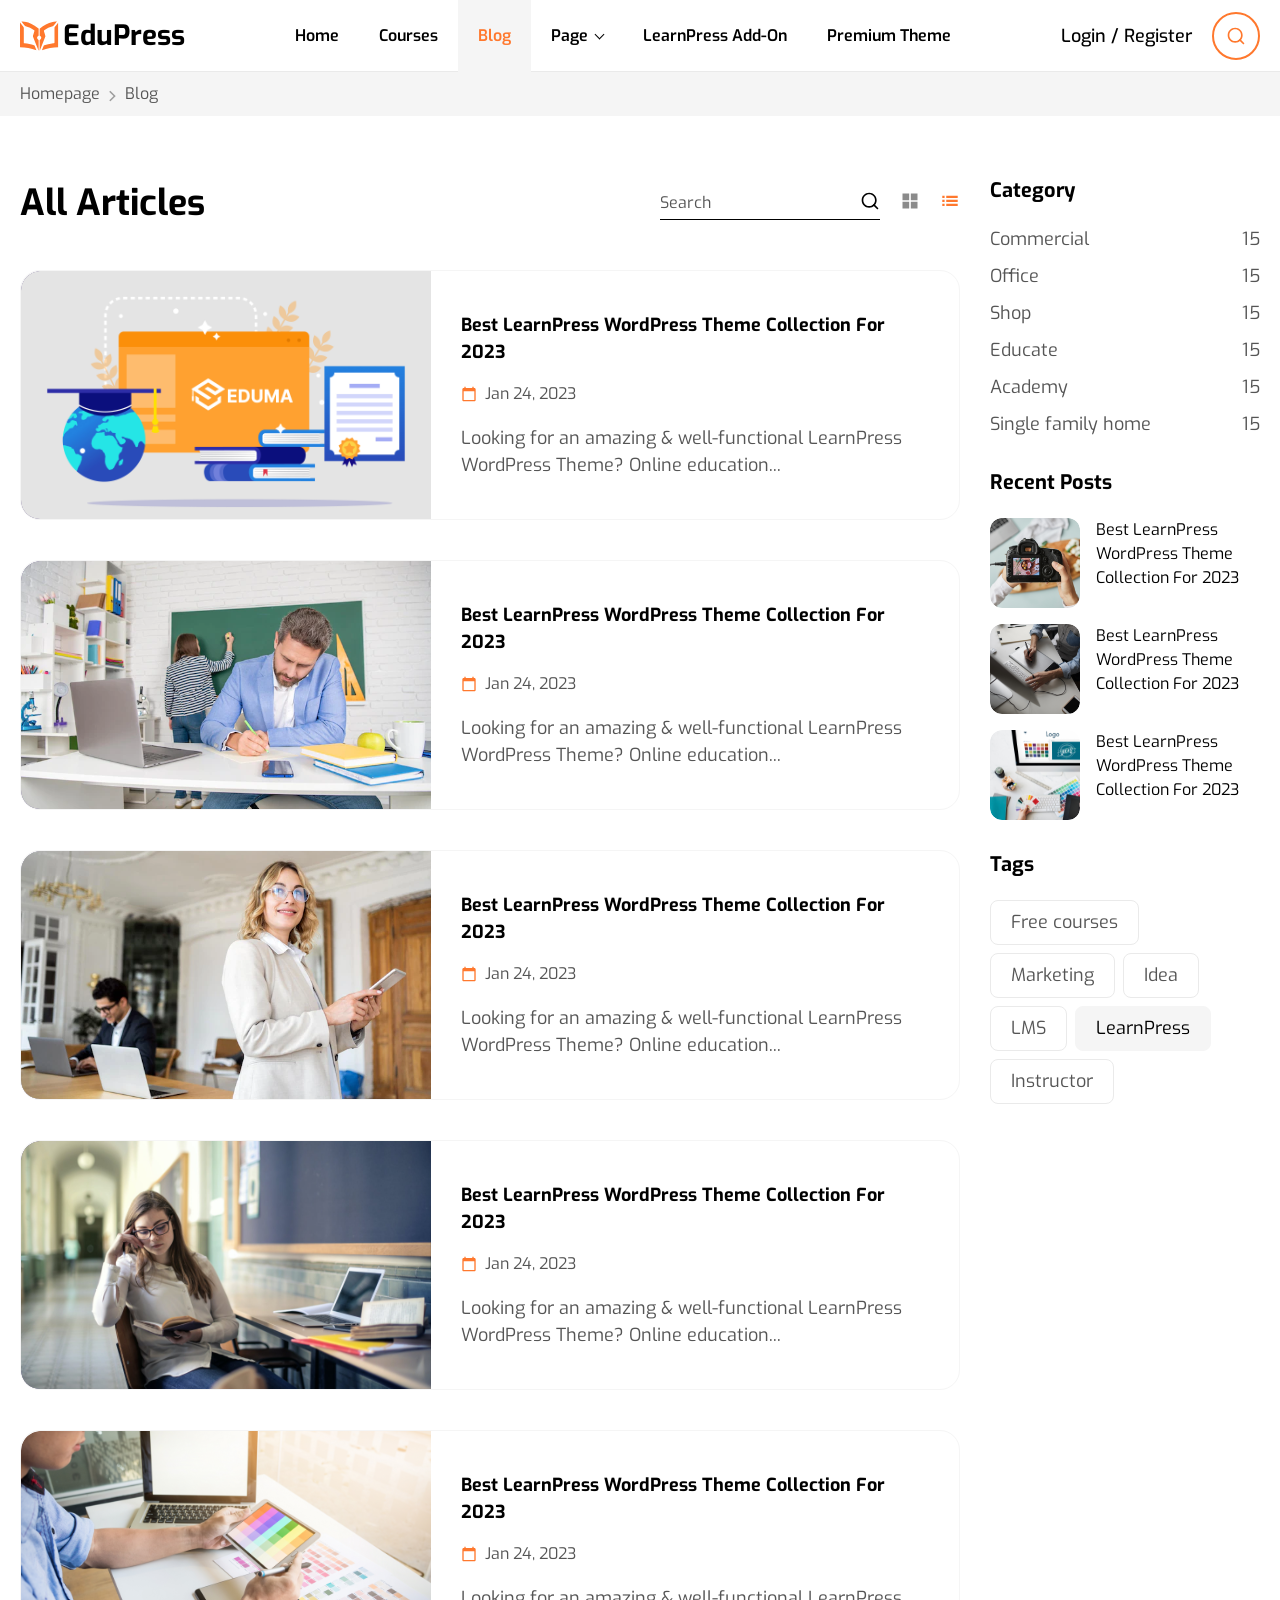
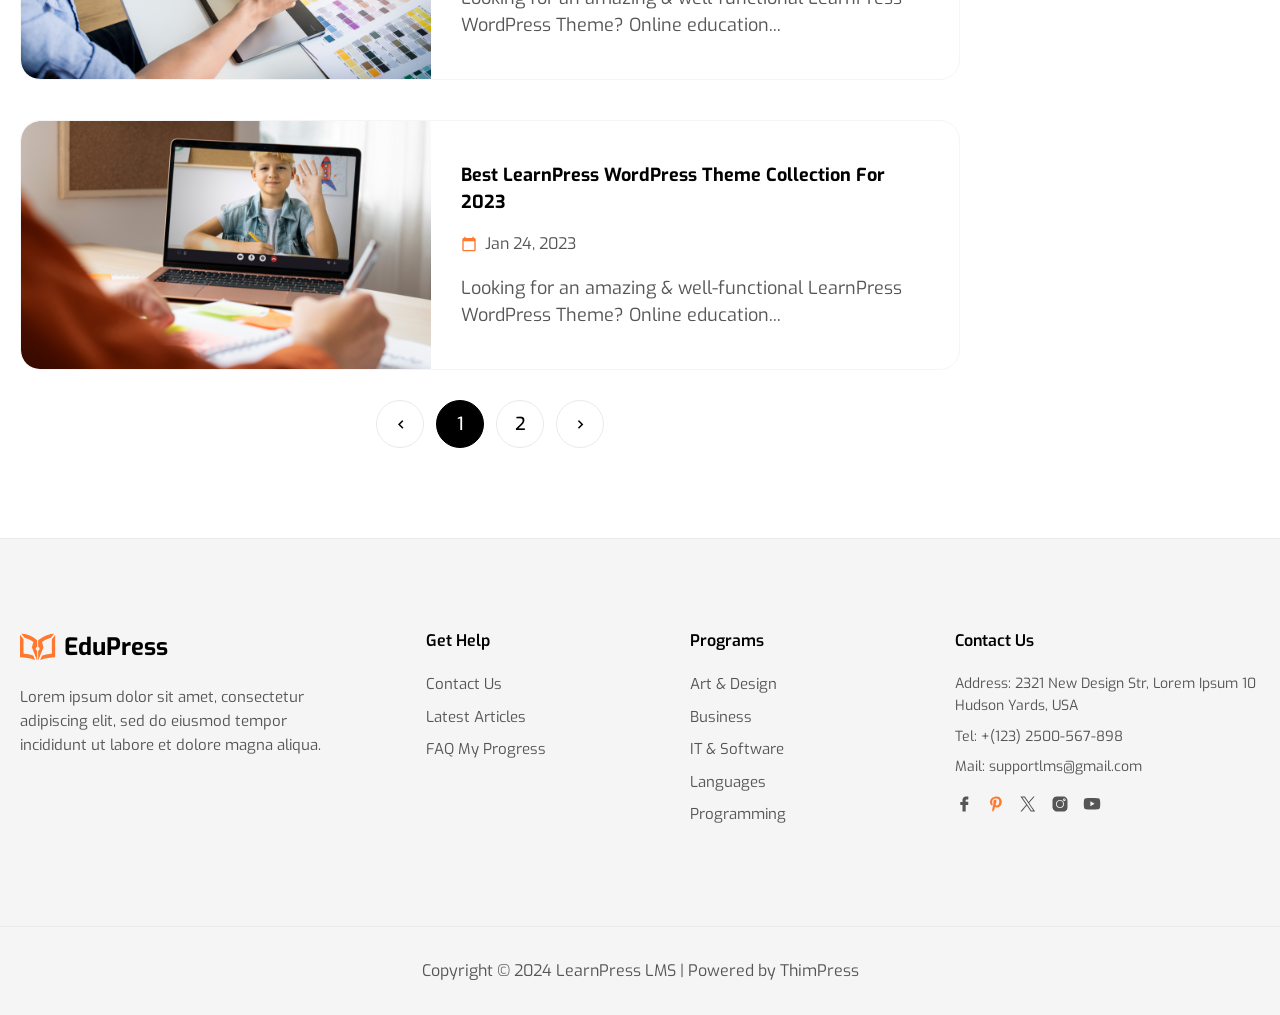
<file: pages/blog-listing.html>
<!DOCTYPE html>
<html lang="en">
<head>
    <meta charset="UTF-8">
    <meta name="viewport" content="width=device-width, initial-scale=1.0">
    <title>All Articles - EduPress</title>
    <link rel="preconnect" href="https://fonts.googleapis.com">
    <link rel="preconnect" href="https://fonts.gstatic.com" crossorigin>
    <link href="https://fonts.googleapis.com/css2?family=Exo:ital,wght@0,100..900;1,100..900&display=swap" rel="stylesheet">
    <link rel="stylesheet" href="../src/css/input.css">
    <link rel="stylesheet" href="../src/css/blog-listing.css">
    <link rel="icon" type="image/svg" href="../src/assets/images/banners/Logo.svg">
</head>
<body>

        <!-- HEADER -->
    <header class="header">
        <div class="inner-header">
            <a href="../index.html" class="logo-header">
                <div class="logo-icon-header">
                    <img src="../src/assets/images/banners/Logo.svg" alt="EduPress Logo">
                </div>
                <span class="header-title">EduPress</span>
            </a>

            <nav class="nav" aria-label="Main navigation">
                <a href="../index.html" class="home-nav">Home</a>
                <a href="./course-listing.html" class="course-nav">Courses</a>
                <a href="./blog-listing.html" class="blog-nav active">Blog</a>
                <div class="nav-item">
                    <a href="./contact.html" class="page-nav">Page</a>
                    <div class="nav-dropdown">
                        <a href="./contact.html">Contact</a>
                        <a href="./auth.html">Auth</a>
                        <a href="./error.html">Error</a>
                        <a href="./faq.html">FAQ</a>
                        <a href="./progress.html">My Progress</a>
                    </div>
                </div>
                <a href="./auth.html" class="learnpress-nav">LearnPress Add-On</a>
                <a href="./auth.html" class="theme-nav">Premium Theme</a>
            </nav>

            <div class="header-right">
                <a href="./auth.html" class="btn-login">Login / Register</a>
                <button type="button" class="search-icon-header" aria-label="Search">
                    <img src="../src/assets/icons/Icon-search-header.svg" alt="Icon-Search">
                </button>
                            <button type="button" class="menu-toggle" aria-label="Open menu" aria-expanded="false">
                    <svg width="24" height="24" viewBox="0 0 24 24" fill="none" stroke="currentColor" stroke-width="2"><path d="M4 6h16M4 12h16M4 18h16"/></svg>
                </button>
            </div>
        </div>
    </header>

    <!-- BREADCRUMB -->
    <nav class="breadcrumb" aria-label="Breadcrumb">
        <div class="content-brb">
            <a href="#">Homepage</a>
            <span class="arrow">›</span>
            <a href="./blog-listing.html">Blog</a>
        </div>
    </nav>

    <!-- MAIN -->
    <main class="main">
        <div class="container-main">
            <div class="page-header">
                <h1 class="page-title">All Articles</h1>

                <div class="page-search">
                    <form class="search-box" action="#" method="get">
                        <input type="search" name="q" placeholder="Search" class="search-text" aria-label="Search articles">
                        <button type="submit" class="search-icon-main" aria-label="Submit search">
                            <img src="../src/assets/icons/Icon-search-main.svg" alt="">
                        </button>
                    </form>

                    <button type="button" class="icon-view-table" aria-label="Grid view">
                        <img src="../src/assets/icons/Icon-view-table.svg" alt="">
                    </button>

                    <button type="button" class="icon-view-list" aria-label="List view">
                        <img src="../src/assets/icons/Icon-view-list.svg" alt="">
                    </button>
                </div>
            </div>

            <!-- Blog List - JS sẽ render -->
            <div class="blog-list is-list" id="blogList">
                <!-- Posts sẽ được render bởi JS -->
            </div>

            <!-- Pagination - JS render -->
            <nav class="pagination" id="pagination" aria-label="Pagination">
                <a href="#" class="arrow" aria-label="Previous page">‹</a>
                <a href="#" class="arrow" aria-label="Next page">›</a>
            </nav>
        </div>

        <!-- SIDEBAR -->
        <aside class="sidebar">
            <div class="category-widget">
                <h4 class="widget-title">Category</h4>
                <ul class="category-list">
                    <li><a href="#">Commercial</a><span class="count">15</span></li>
                    <li><a href="#">Office</a><span class="count">15</span></li>
                    <li><a href="#">Shop</a><span class="count">15</span></li>
                    <li><a href="#">Educate</a><span class="count">15</span></li>
                    <li><a href="#">Academy</a><span class="count">15</span></li>
                    <li><a href="#">Single family home</a><span class="count">15</span></li>
                </ul>
            </div>

            <div class="recent-posts-widget">
                <h4 class="widget-title">Recent Posts</h4>
                <ul class="recent-posts-list">
                    <li>
                        <a href="./blog-single.html?id=1">
                            <img src="../src/assets/images/blog/blog-single/Image7.svg" alt="">
                            <span class="post-title">Best LearnPress WordPress Theme Collection For 2023</span>
                        </a>
                    </li>
                    <li>
                        <a href="./blog-single.html?id=2">
                            <img src="../src/assets/images/blog/blog-single/Image8.svg" alt="">
                            <span class="post-title">Best LearnPress WordPress Theme Collection For 2023</span>
                        </a>
                    </li>
                    <li>
                        <a href="./blog-single.html?id=3">
                            <img src="../src/assets/images/blog/blog-single/Image9.svg" alt="">
                            <span class="post-title">Best LearnPress WordPress Theme Collection For 2023</span>
                        </a>
                    </li>
                </ul>
            </div>

            <div class="tags-widget">
                <h4 class="widget-title">Tags</h4>
                <ul class="tags-list">
                    <li><a href="#">Free courses</a></li>
                    <li><a href="#">Marketing</a></li>
                    <li><a href="#">Idea</a></li>
                    <li><a href="#">LMS</a></li>
                    <li class="active-tag"><a href="#">LearnPress</a></li>
                    <li><a href="#">Instructor</a></li>
                </ul>
            </div>
        </aside>
    </main>

    <!-- FOOTER -->
        <footer class="footer">
        <div class="footer-container">
            <!-- Cột 1: About -->
            <div class="footer-about">
                <a href="../index.html" class="logo-footer">
                    <img src="../src/assets/images/banners/Logo.svg" alt="EduPress">
                    EduPress
                </a>
                <p class="footer-text">
                    Lorem ipsum dolor sit amet, consectetur adipiscing elit, sed do eiusmod tempor incididunt ut labore et dolore magna aliqua.
                </p>
            </div>

            <!-- Cột 2: Get Help -->
            <div class="footer-col">
                <h5 class="get-help-title">Get Help</h5>
                <ul class="footer-list">
                    <li><a href="./contact.html">Contact Us</a></li>
                    <li><a href="./blog-listing.html">Latest Articles</a></li>
                    <li><a href="./faq.html">FAQ</a>
                        <a href="./progress.html">My Progress</a></li>
                </ul>
            </div>

            <!-- Cột 3: Programs -->
            <div class="footer-col">
                <h5 class="programs-title">Programs</h5>
                <ul class="footer-list">
                    <li><a href="#">Art &amp; Design</a></li>
                    <li><a href="#">Business</a></li>
                    <li><a href="#">IT &amp; Software</a></li>
                    <li><a href="#">Languages</a></li>
                    <li><a href="#">Programming</a></li>
                </ul>
            </div>

            <!-- Cột 4: Contact Us -->
            <div class="footer-col footer-contact">
                <h5 class="contact-us-title">Contact Us</h5>
                <p>Address: 2321 New Design Str, Lorem Ipsum 10 Hudson Yards, USA</p>
                <p>Tel: +(123) 2500-567-898</p>
                <p>Mail: <a href="mailto:supportlms@gmail.com">supportlms@gmail.com</a></p>

                <div class="social-list">
                    <a href="#" class="social-link">
                        <img src="../src/assets/icons/Icon-facebook.svg" alt="Facebook">
                    </a>
                    <a href="#" class="social-link">
                        <img src="../src/assets/icons/Icon-Pinterest.svg" alt="Pinterest">
                    </a>
                    <a href="#" class="social-link">
                        <img src="../src/assets/icons/Icon-twitter.svg" alt="Twitter">
                    </a>
                    <a href="#" class="social-link">
                        <img src="../src/assets/icons/Icon-instragram.svg" alt="Instagram">
                    </a>
                    <a href="#" class="social-link">
                        <img src="../src/assets/icons/Icon-youtube.svg" alt="Youtube">
                    </a>
                </div>
            </div>
        </div>

        <div class="footer-bottom">
            Copyright © 2024 LearnPress LMS | Powered by ThimPress
        </div>
    </footer>


    <button class="back-to-top" aria-label="Back to top" onclick="window.scrollTo({top:0,behavior:'smooth'})">
        <svg width="16" height="16" viewBox="0 0 24 24" fill="none" stroke="currentColor" stroke-width="2.3"><line x1="12" y1="19" x2="12" y2="5"/><polyline points="5 12 12 5 19 12"/></svg>
    </button>
  <script src="../src/js/utils/storage.js"></script>
  <script src="../src/js/pages/blog-listing.js"></script>
  <script src="../src/js/main.js"></script>
</body>
</html>
</file>
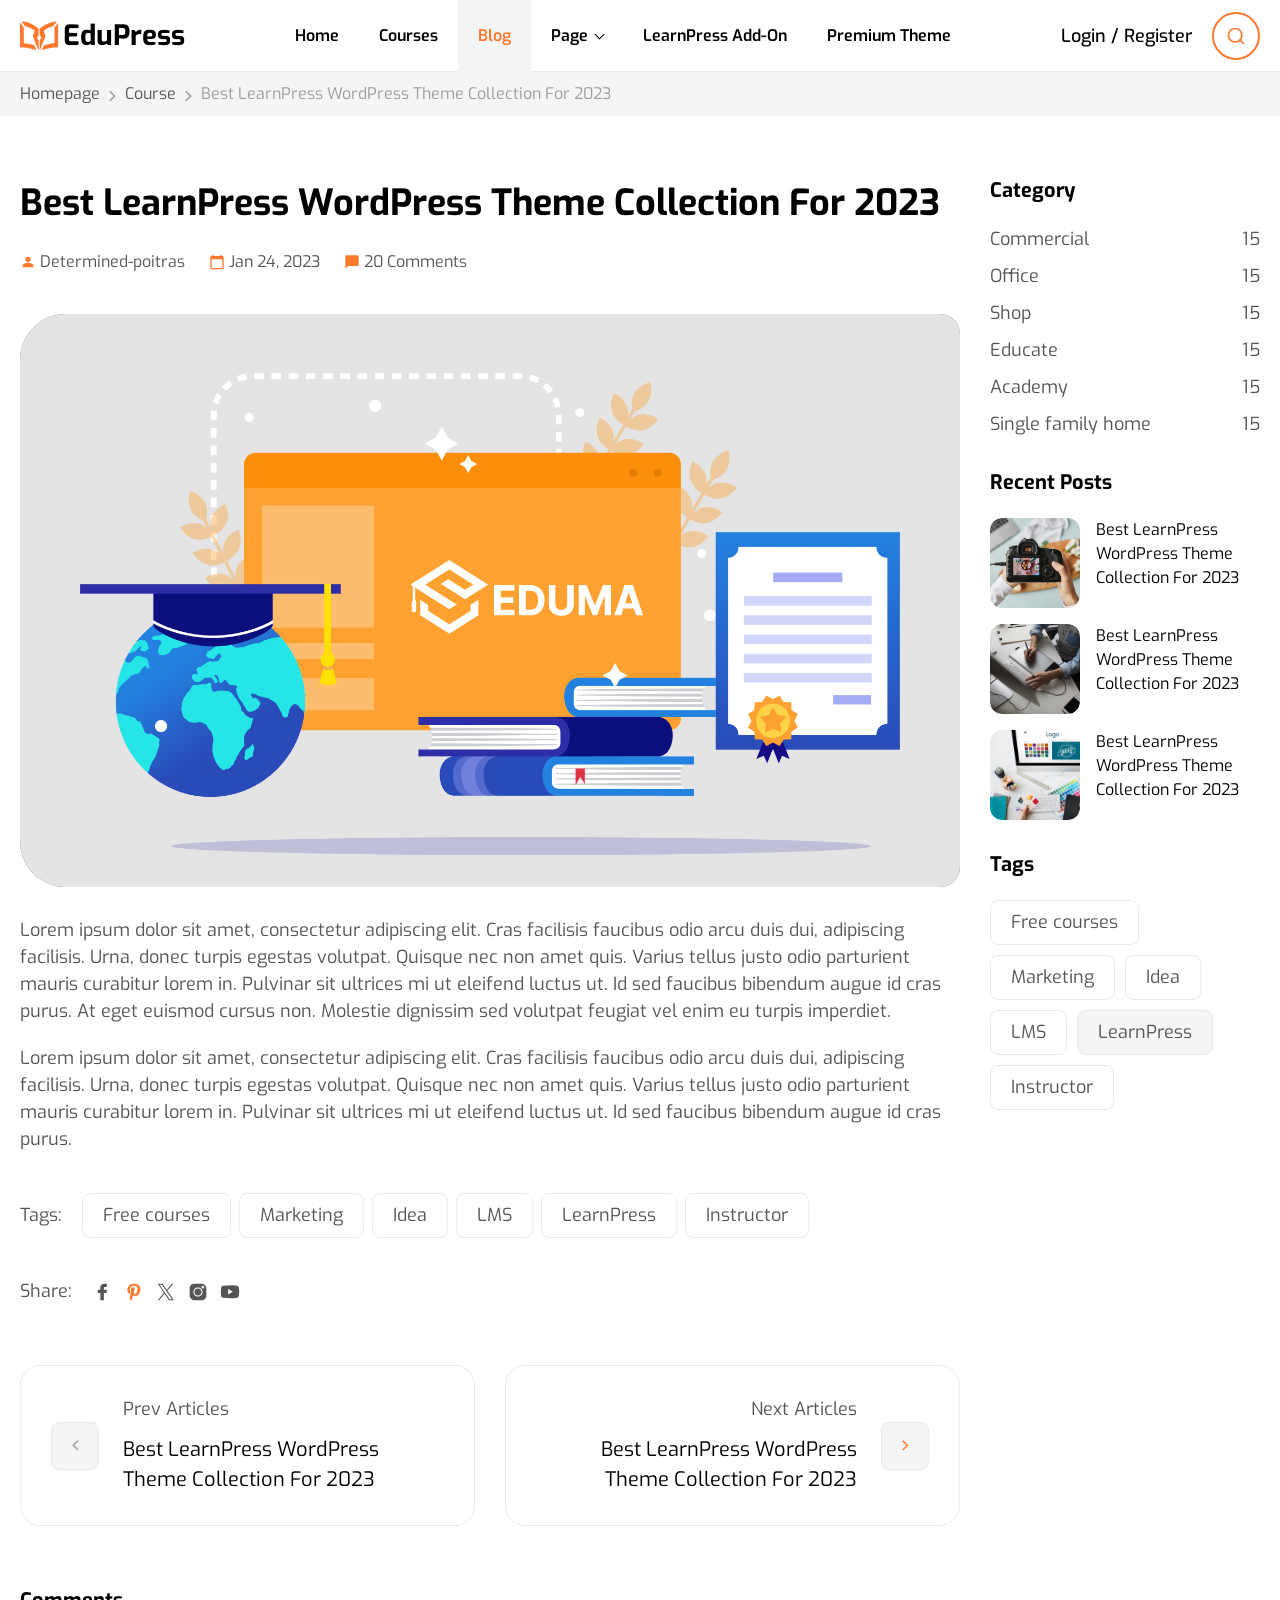
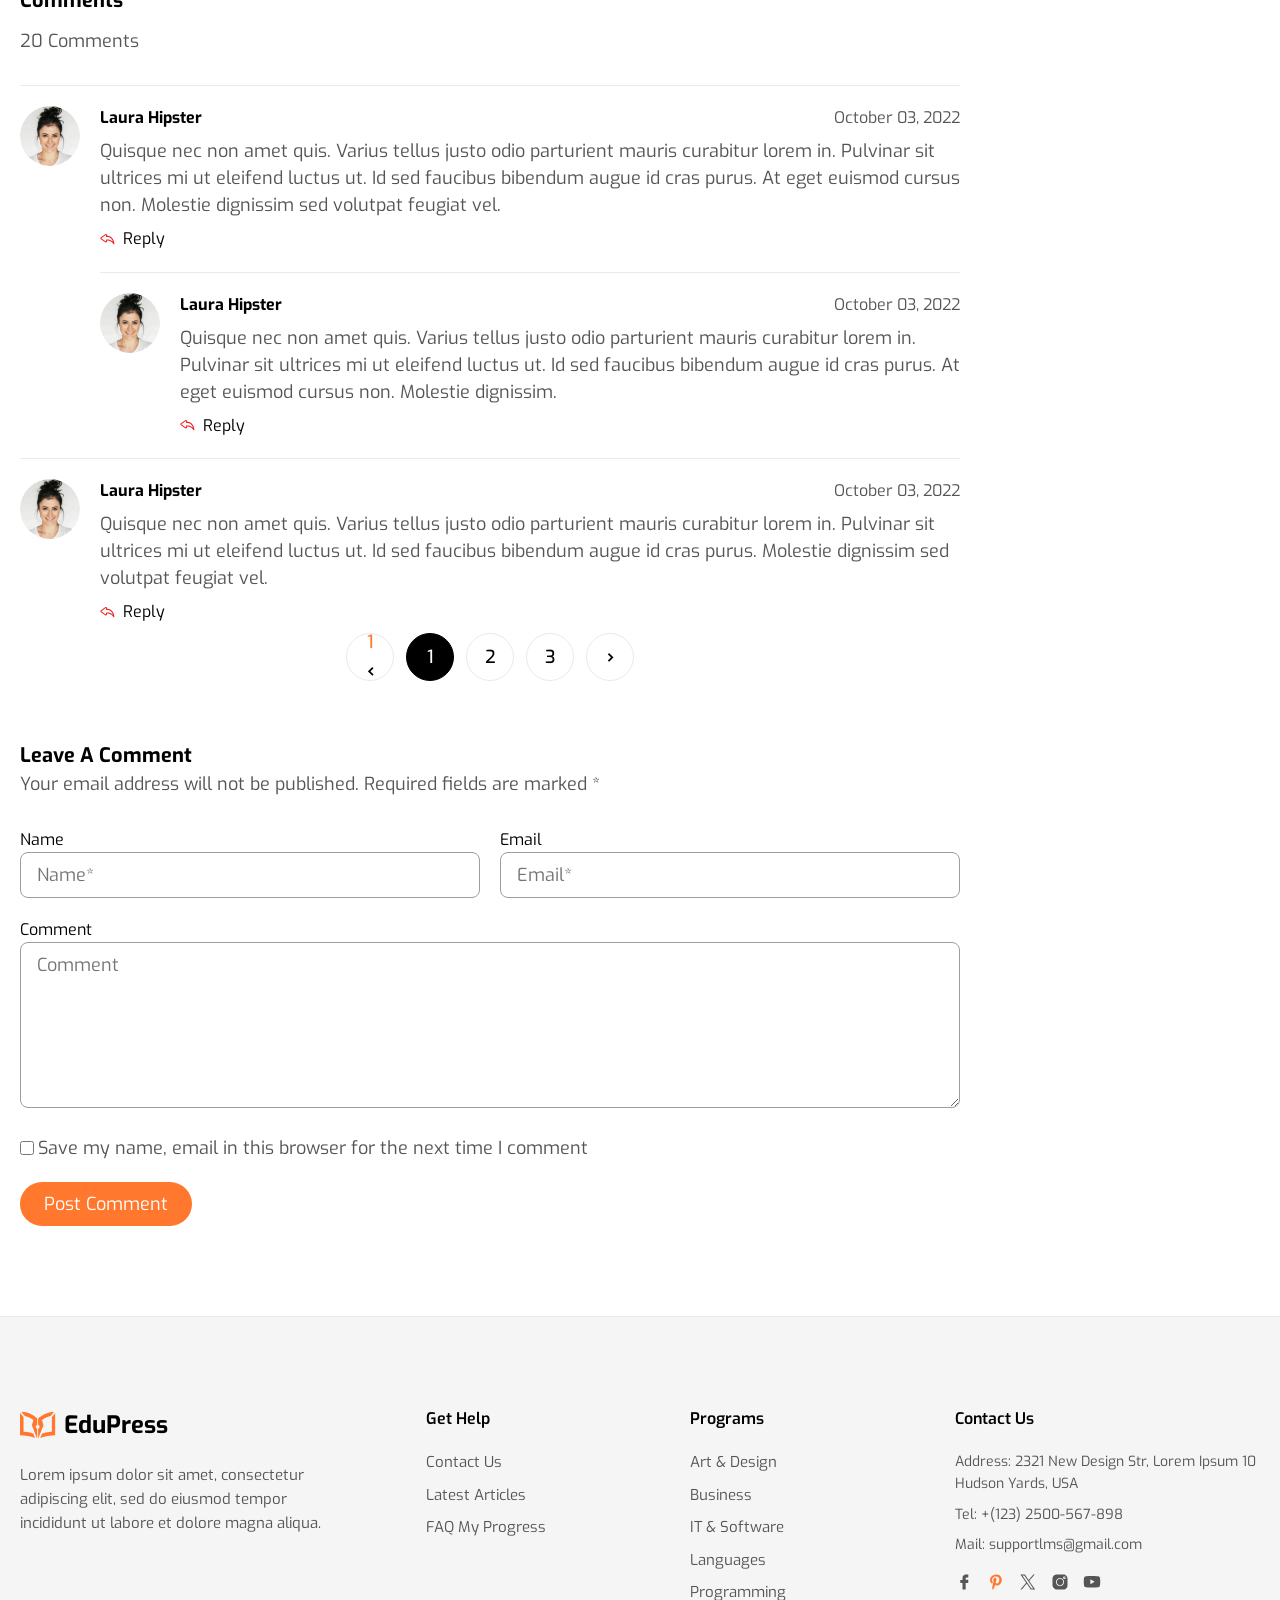
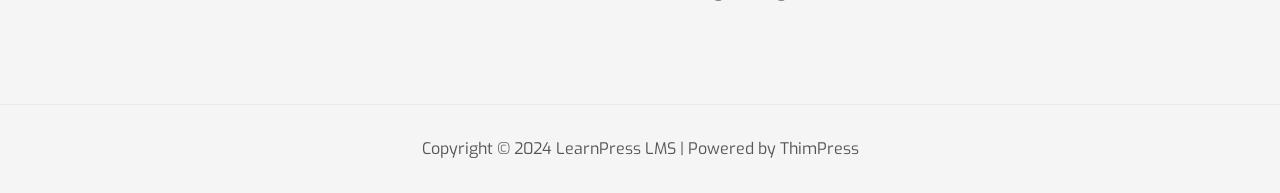
<file: pages/blog-single.html>
<!DOCTYPE html>
<html lang="en">
<head>
    <meta charset="UTF-8">
    <meta name="viewport" content="width=device-width, initial-scale=1.0">
    <title>Best LearnPress WordPress Theme Collection For 2023 - EduPress</title>
    <!-- FONT AWESOME -->
    <link rel="preconnect" href="https://fonts.googleapis.com">
    <link rel="preconnect" href="https://fonts.gstatic.com" crossorigin>
    <link href="https://fonts.googleapis.com/css2?family=Exo:ital,wght@0,100..900;1,100..900&display=swap" rel="stylesheet">
    <!-- CSS -->
    <link rel="stylesheet" href="../src/css/input.css">
    <link rel="stylesheet" href="../src/css/blog-single.css">
    <!-- ICON -->
    <link rel="icon" type="image/svg" href="../src/assets/images/banners/Logo.svg">
</head>
<body>

        <!-- HEADER -->
    <header class="header">
        <div class="inner-header">
            <a href="../index.html" class="logo-header">
                <div class="logo-icon-header">
                    <img src="../src/assets/images/banners/Logo.svg" alt="EduPress Logo">
                </div>
                <span class="header-title">EduPress</span>
            </a>

            <nav class="nav" aria-label="Main navigation">
                <a href="../index.html" class="home-nav">Home</a>
                <a href="./course-listing.html" class="course-nav">Courses</a>
                <a href="./blog-listing.html" class="blog-nav active">Blog</a>
                <div class="nav-item">
                    <a href="./contact.html" class="page-nav">Page</a>
                    <div class="nav-dropdown">
                        <a href="./contact.html">Contact</a>
                        <a href="./auth.html">Auth</a>
                        <a href="./error.html">Error</a>
                        <a href="./faq.html">FAQ</a>
                        <a href="./progress.html">My Progress</a>
                    </div>
                </div>
                <a href="./auth.html" class="learnpress-nav">LearnPress Add-On</a>
                <a href="./auth.html" class="theme-nav">Premium Theme</a>
            </nav>

            <div class="header-right">
                <a href="./auth.html" class="btn-login">Login / Register</a>
                <button type="button" class="search-icon-header" aria-label="Search">
                    <img src="../src/assets/icons/Icon-search-header.svg" alt="Icon-Search">
                </button>
                            <button type="button" class="menu-toggle" aria-label="Open menu" aria-expanded="false">
                    <svg width="24" height="24" viewBox="0 0 24 24" fill="none" stroke="currentColor" stroke-width="2"><path d="M4 6h16M4 12h16M4 18h16"/></svg>
                </button>
            </div>
        </div>
    </header>
    <!-- BREADCRUMB -->
    <nav class="breadcrumb" aria-label="Breadcrumb">
        <div class="content-brb">
            <a href="#">Homepage</a>
            <span class="arrow">›</span>
            <a href="./course-listing.html">Course</a>
            <span class="arrow">›</span>
            <span class="fading">Best LearnPress WordPress Theme Collection For 2023</span>
        </div>
    </nav>

    <!-- MAIN -->
    <main class="main">
        <!-- CONTENT MAIN-->
        <div class="container-main">   

            <!-- BLOG POST -->
            <article class="blog-post">
                <!-- Title + Meta -->
                <div class="page-header">
                    <h1 class="page-title">Best LearnPress WordPress Theme Collection For 2023</h1>
                    <div class="post-meta">
                        <span class="meta-author">
                            <img src="../src/assets/icons/Icon-user.svg" alt="">
                            Determined-poitras
                        </span>
                        <span class="meta-date">
                            <img src="../src/assets/icons/Icon-schedule.svg" alt="">
                            <time datetime="2023-01-24">Jan 24, 2023</time>
                        </span>
                        <span class="meta-comments">
                            <img src="../src/assets/icons/Icon-comments.svg" alt="">
                            20 Comments
                        </span>
                    </div>
                </div>

                <!-- Featured Image -->
                <div class="featured-image">
                    <img src="../src/assets/images/blog/blog-single/Image1.svg" alt="EDUMA">
                </div>

                <!-- Content -->
                <div class="post-content">
                    <p>
                        Lorem ipsum dolor sit amet, consectetur adipiscing elit. Cras facilisis faucibus odio arcu duis dui, adipiscing facilisis. Urna, donec turpis egestas volutpat. Quisque nec non amet quis. Varius tellus justo odio parturient mauris curabitur lorem in. Pulvinar sit ultrices mi ut eleifend luctus ut. Id sed faucibus bibendum augue id cras purus. At eget euismod cursus non. Molestie dignissim sed volutpat feugiat vel enim eu turpis imperdiet.
                    </p>
                    <p>
                        Lorem ipsum dolor sit amet, consectetur adipiscing elit. Cras facilisis faucibus odio arcu duis dui, adipiscing facilisis. Urna, donec turpis egestas volutpat. Quisque nec non amet quis. Varius tellus justo odio parturient mauris curabitur lorem in. Pulvinar sit ultrices mi ut eleifend luctus ut. Id sed faucibus bibendum augue id cras purus.
                    </p>
                </div>

                <!-- Tags -->
                <div class="post-tags">
                    <span class="tags-label">Tags:</span>
                    <ul class="tags-list">
                        <li><a href="#">Free courses</a></li>
                        <li><a href="#">Marketing</a></li>
                        <li><a href="#">Idea</a></li>
                        <li><a href="#">LMS</a></li>
                        <li class="active-tag"><a href="#">LearnPress</a></li>
                        <li><a href="#">Instructor</a></li>
                    </ul>
                </div>

                <!-- Share -->
                <div class="post-share">
                    <span class="share-label">Share:</span>
                    <ul class="share-list">
                        <li><a href="#"><img src="../src/assets/icons/Icon-facebook.svg" alt="Facebook"></a></li>
                        <li><a href="#"><img src="../src/assets/icons/Icon-Pinterest.svg" alt="Pinterest"></a></li>
                        <li><a href="#"><img src="../src/assets/icons/Icon-twitter.svg" alt="X"></a></li>
                        <li><a href="#"><img src="../src/assets/icons/Icon-instragram.svg" alt="Instagram"></a></li>
                        <li><a href="#"><img src="../src/assets/icons/Icon-youtube.svg" alt="Youtube"></a></li>
                    </ul>
                </div>
            </article>

            <!-- POST NAVIGATION -->
            <nav class="post-navigation" aria-label="Post navigation">
                <!-- Previous -->
                <a href="./blog-single.html?id=6" class="related-article-prev">
                    <div class="arrow-navi"><span>‹</span></div>
                    <div class="article-info">
                        <span class="label">Prev Articles</span>
                        <span class="title">Best LearnPress WordPress Theme Collection For 2023</span>
                    </div>
                </a>

                <!-- Next -->
                <a href="./blog-single.html?id=2" class="related-article-next">
                    <div class="article-info">
                        <span class="label">Next Articles</span>
                        <span class="title">Best LearnPress WordPress Theme Collection For 2023</span>
                    </div>
                    <div class="arrow-navi"><span class="arrow-navi-active">›</span></div>
                </a>
            </nav>

            <!-- COMMENTS -->
            <section class="comments" aria-labelledby="comments-title">
                <h3 class="comments-title" id="comments-title">Comments</h3>
                <p class="comments-count">20 Comments</p>

                <ul class="comments-list">
                    <!-- Comment 1 -->
                    <li class="comment-item">
                        <div class="comment">
                            <div class="comment-avatar">
                                <img src="../src/assets/images/blog/blog-single/Image-user-review.svg" alt="Laura Hipster">
                            </div>
                            <div class="comment-body">
                                <div class="comment-header">
                                    <strong class="comment-author">Laura Hipster</strong>
                                    <time class="comment-date" datetime="2022-10-03">October 03, 2022</time>
                                </div>
                                <p class="comment-text">
                                    Quisque nec non amet quis. Varius tellus justo odio parturient mauris curabitur lorem in. Pulvinar sit ultrices mi ut eleifend luctus ut. Id sed faucibus bibendum augue id cras purus. At eget euismod cursus non. Molestie dignissim sed volutpat feugiat vel.
                                </p>
                                <a href="#" class="reply-btn">
                                    <img src="../src/assets/icons/Icon-reply.svg" alt="">
                                    Reply
                                </a>
                            </div>
                        </div>

                        <!-- Nested reply -->
                        <ul class="children">
                            <li class="comment-item">
                                <div class="comment">
                                    <div class="comment-avatar">
                                        <img src="../src/assets/images/blog/blog-single/Image-user-review.svg" alt="Laura Hipster">
                                    </div>
                                    <div class="comment-body">
                                        <div class="comment-header">
                                           <strong class="comment-author">Laura Hipster</strong>
                                            <time class="comment-date" datetime="2022-10-03">October 03, 2022</time>
                                        </div>
                                        <p class="comment-text">
                                            Quisque nec non amet quis. Varius tellus justo odio parturient mauris curabitur lorem in. Pulvinar sit ultrices mi ut eleifend luctus ut. Id sed faucibus bibendum augue id cras purus. At eget euismod cursus non. Molestie dignissim.
                                        </p>
                                        <a href="#" class="reply-btn">
                                            <img src="../src/assets/icons/Icon-reply.svg" alt="">
                                            Reply
                                        </a>
                                    </div>
                                </div>
                            </li>
                        </ul>
                    </li>

                    <!-- Comment 2 -->
                    <li class="comment-item">
                        <div class="comment">
                            <div class="comment-avatar">
                                <img src="../src/assets/images/blog/blog-single/Image-user-review.svg" alt="Laura Hipster">
                            </div>
                            <div class="comment-body">
                                <div class="comment-header">
                                    <strong class="comment-author">Laura Hipster</strong>
                                    <time class="comment-date" datetime="2022-10-03">October 03, 2022</time>
                                </div>
                                <p class="comment-text">
                                    Quisque nec non amet quis. Varius tellus justo odio parturient mauris curabitur lorem in. Pulvinar sit ultrices mi ut eleifend luctus ut. Id sed faucibus bibendum augue id cras purus. Molestie dignissim sed volutpat feugiat vel.
                                </p>
                                <a href="#" class="reply-btn">
                                    <img src="../src/assets/icons/Icon-reply.svg" alt="">
                                    Reply
                                </a>
                            </div>
                        </div>
                    </li>
                </ul>

                <!-- PAGINATION -->
                <nav class="pagination" aria-label="Comments pagination">
                    <a href="#" class="arrow-pargi-active"><span class="special-number">1</span><span class="arrow-pargi">‹</span></a>
                    <a href="#" class="page-btn-active" aria-current="page">1</a>
                    <a href="#" class="page-btn">2</a>
                    <a href="#" class="page-btn">3</a>
                    <a href="#" class="arrow-pargi">›</a>
                </nav>
            </section>

            <!-- COMMENT FORM -->
            <section class="comment-form-section" aria-labelledby="leave-comment-title">
                <h3 class="leave-comment-title" id="leave-comment-title">Leave A Comment</h3>
                <p class="leave-comment-note">Your email address will not be published. Required fields are marked *</p>

                <form class="comment-form" action="#" method="post">
                    <div class="form-row">
                        <div class="form-group">
                            <label for="comment-name" class="visually-hidden">Name</label>
                            <input type="text" id="comment-name" name="name" placeholder="Name*" required>
                        </div>
                        <div class="form-group">
                            <label for="comment-email" class="visually-hidden">Email</label>
                            <input type="email" id="comment-email" name="email" placeholder="Email*" required>
                        </div>
                    </div>

                    <div class="form-group">
                        <label for="comment-text" class="visually-hidden">Comment</label>
                        <textarea id="comment-text" name="comment" rows="6" placeholder="Comment"></textarea>
                    </div>

                    <div class="form-checkbox">
                        <label>
                            <input type="checkbox" name="save-info">
                            Save my name, email in this browser for the next time I comment
                        </label>
                    </div>

                    <button type="submit" class="btn-post-comment">Post Comment</button>
                </form>
            </section>
        </div>

        <!-- SIDEBAR -->
        <aside class="sidebar">

            <!-- Category -->
            <div class="category-widget">
                <h4 class="widget-title">Category</h4>
                <ul class="category-list">
                    <li>
                        <a href="#">Commercial</a>
                        <span class="count">15</span>
                    </li>
                    <li>
                        <a href="#">Office</a>
                        <span class="count">15</span>
                    </li>
                    <li>
                        <a href="#">Shop</a>
                        <span class="count">15</span>
                    </li>
                    <li>
                        <a href="#">Educate</a>
                        <span class="count">15</span>
                    </li>
                    <li>
                        <a href="#">Academy</a>
                        <span class="count">15</span>
                    </li>
                    <li>
                        <a href="#">Single family home</a>
                        <span class="count">15</span>
                    </li>
                </ul>
            </div>

            <!-- Recent Posts -->
            <div class="recent-posts-widget">
                <h4 class="widget-title">Recent Posts</h4>
                <ul class="recent-posts-list">
                    <li>
                        <a href="./blog-single.html?id=1">
                            <img src="../src/assets/images/blog/blog-single/Image7.svg" alt="">
                            <span>Best LearnPress WordPress Theme Collection For 2023</span>
                        </a>
                    </li>
                    <li>
                        <a href="./blog-single.html?id=2">
                            <img src="../src/assets/images/blog/blog-single/Image8.svg" alt="">
                            <span>Best LearnPress WordPress Theme Collection For 2023</span>
                        </a>
                    </li>
                    <li>
                        <a href="./blog-single.html?id=3">
                            <img src="../src/assets/images/blog/blog-single/Image9.svg" alt="">
                            <span>Best LearnPress WordPress Theme Collection For 2023</span>
                        </a>
                    </li>
                </ul>
            </div>

            <!-- Tags -->
            <div class="tags-widget">
                <h4 class="widget-title">Tags</h4>
                <ul class="tags-list">
                    <li><a href="#">Free courses</a></li>
                    <li><a href="#">Marketing</a></li>
                    <li><a href="#">Idea</a></li>
                    <li><a href="#">LMS</a></li>
                    <li class="active-tag"><a href="#">LearnPress</a></li>
                    <li><a href="#">Instructor</a></li>
                </ul>
            </div>
        </aside>
    </main>

    <!-- FOOTER -->
        <footer class="footer">
        <div class="footer-container">
            <!-- Cột 1: About -->
            <div class="footer-about">
                <a href="../index.html" class="logo-footer">
                    <img src="../src/assets/images/banners/Logo.svg" alt="EduPress">
                    EduPress
                </a>
                <p class="footer-text">
                    Lorem ipsum dolor sit amet, consectetur adipiscing elit, sed do eiusmod tempor incididunt ut labore et dolore magna aliqua.
                </p>
            </div>

            <!-- Cột 2: Get Help -->
            <div class="footer-col">
                <h5 class="get-help-title">Get Help</h5>
                <ul class="footer-list">
                    <li><a href="./contact.html">Contact Us</a></li>
                    <li><a href="./blog-listing.html">Latest Articles</a></li>
                    <li><a href="./faq.html">FAQ</a>
                        <a href="./progress.html">My Progress</a></li>
                </ul>
            </div>

            <!-- Cột 3: Programs -->
            <div class="footer-col">
                <h5 class="programs-title">Programs</h5>
                <ul class="footer-list">
                    <li><a href="#">Art &amp; Design</a></li>
                    <li><a href="#">Business</a></li>
                    <li><a href="#">IT &amp; Software</a></li>
                    <li><a href="#">Languages</a></li>
                    <li><a href="#">Programming</a></li>
                </ul>
            </div>

            <!-- Cột 4: Contact Us -->
            <div class="footer-col footer-contact">
                <h5 class="contact-us-title">Contact Us</h5>
                <p>Address: 2321 New Design Str, Lorem Ipsum 10 Hudson Yards, USA</p>
                <p>Tel: +(123) 2500-567-898</p>
                <p>Mail: <a href="mailto:supportlms@gmail.com">supportlms@gmail.com</a></p>

                <div class="social-list">
                    <a href="#" class="social-link">
                        <img src="../src/assets/icons/Icon-facebook.svg" alt="Facebook">
                    </a>
                    <a href="#" class="social-link">
                        <img src="../src/assets/icons/Icon-Pinterest.svg" alt="Pinterest">
                    </a>
                    <a href="#" class="social-link">
                        <img src="../src/assets/icons/Icon-twitter.svg" alt="Twitter">
                    </a>
                    <a href="#" class="social-link">
                        <img src="../src/assets/icons/Icon-instragram.svg" alt="Instagram">
                    </a>
                    <a href="#" class="social-link">
                        <img src="../src/assets/icons/Icon-youtube.svg" alt="Youtube">
                    </a>
                </div>
            </div>
        </div>

        <div class="footer-bottom">
            Copyright © 2024 LearnPress LMS | Powered by ThimPress
        </div>
    </footer>
    

    <button class="back-to-top" aria-label="Back to top" onclick="window.scrollTo({top:0,behavior:'smooth'})">
        <svg width="16" height="16" viewBox="0 0 24 24" fill="none" stroke="currentColor" stroke-width="2.3"><line x1="12" y1="19" x2="12" y2="5"/><polyline points="5 12 12 5 19 12"/></svg>
    </button>

    <!-- JAVASCRIPT -->
  <script src="../src/js/pages/blog-single.js"></script>
  <script src="../src/js/main.js"></script>
</body>
</html>

<!-- SUA NGAY 24/8/2026 -->
</file>
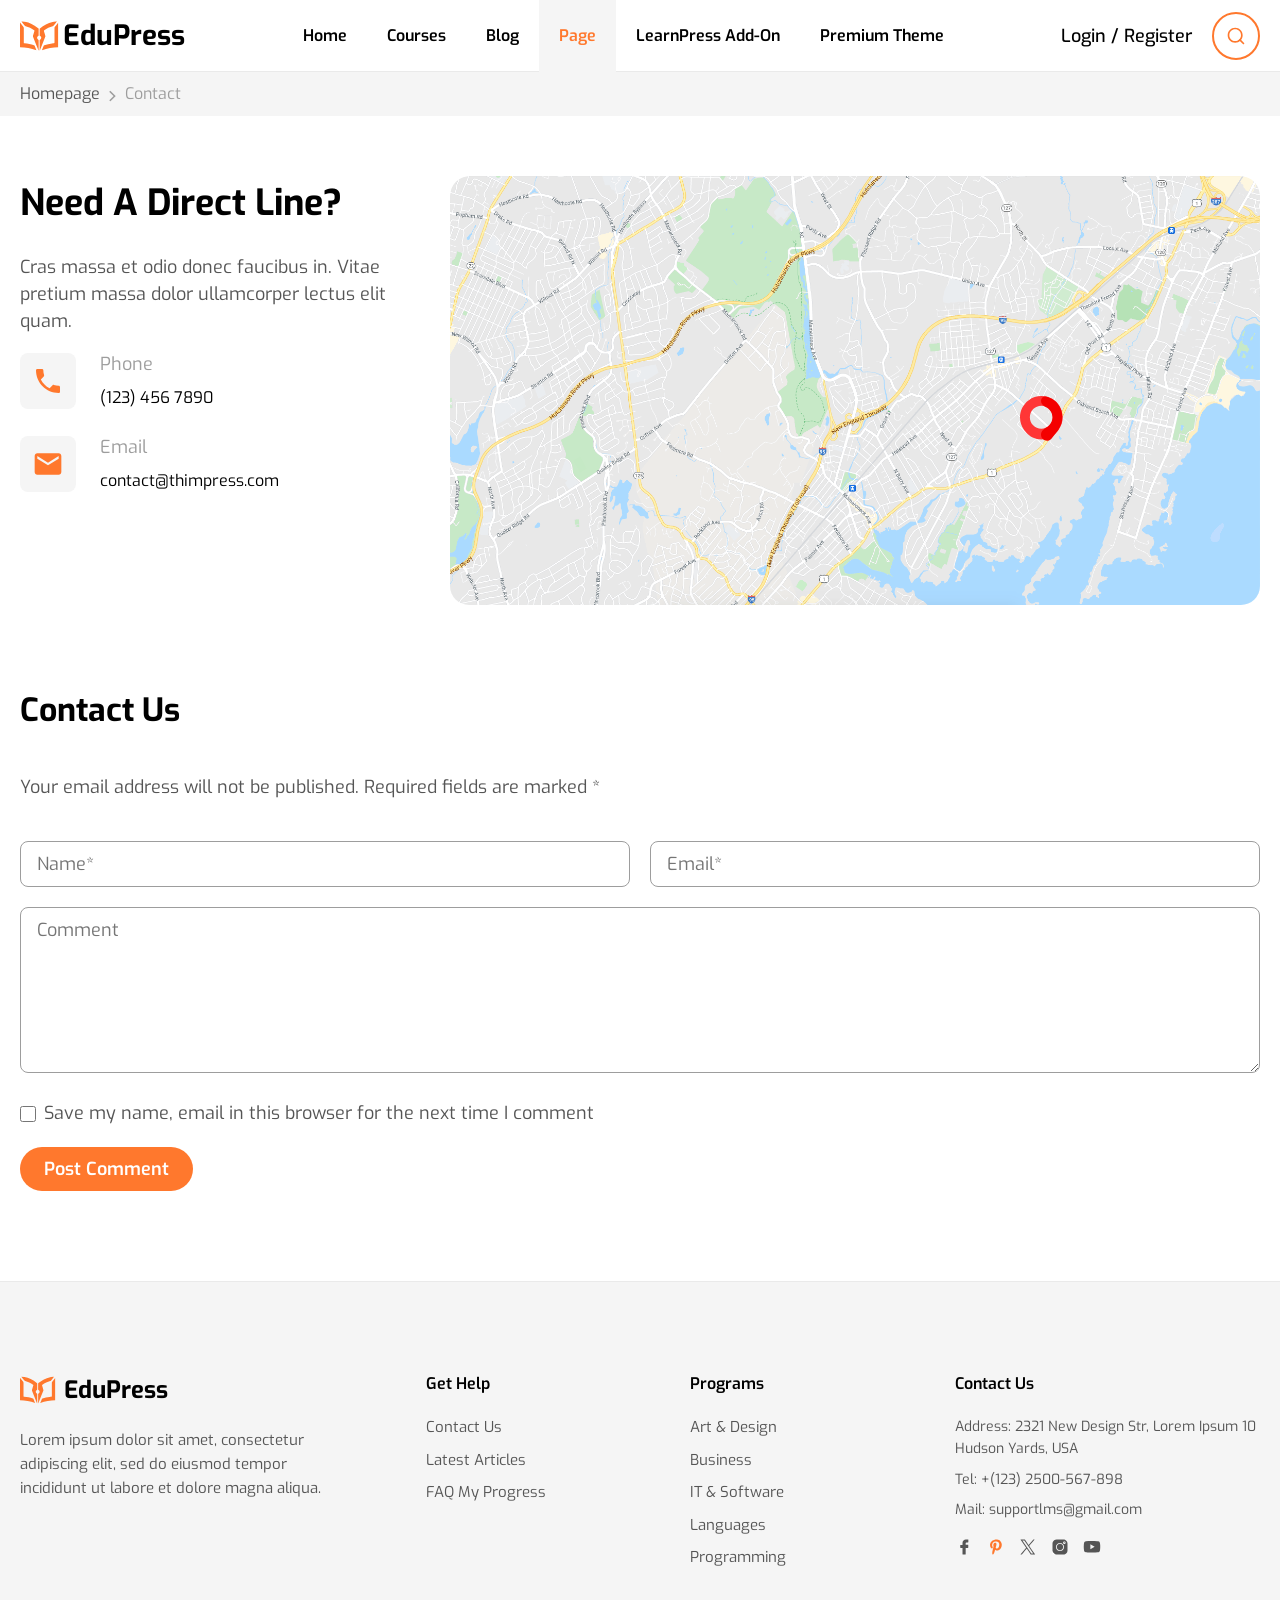
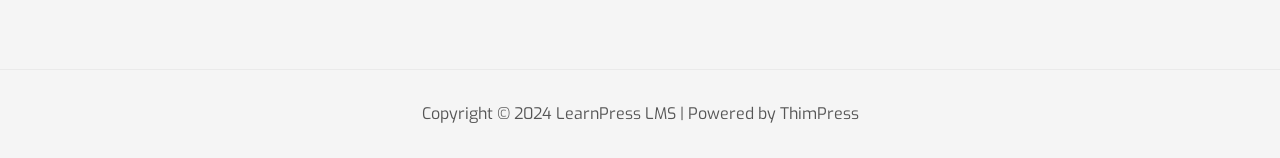
<file: pages/contact.html>
<!DOCTYPE html>
<html lang="en">
<head>
    <meta charset="UTF-8">
    <meta name="viewport" content="width=device-width, initial-scale=1.0">
    <title>Contact Us - EduPress</title>
    <!-- FONT -->
    <link rel="preconnect" href="https://fonts.googleapis.com">
    <link rel="preconnect" href="https://fonts.gstatic.com" crossorigin>
    <link href="https://fonts.googleapis.com/css2?family=Exo:ital,wght@0,100..900;1,100..900&display=swap" rel="stylesheet">
    <!-- CSS -->
    <link rel="stylesheet" href="../src/css/input.css">
    <link rel="stylesheet" href="../src/css/contact.css">
    <!-- ICON -->
    <link rel="icon" type="image/svg" href="../src/assets/images/banners/Logo.svg">
</head>
<body>

    <!-- HEADER -->
    <header class="header">
        <div class="inner-header">
            <!-- LOGO -->
            <a href="/" class="logo-header">
                <div class="logo-icon-header">
                    <img src="../src/assets/images/banners/Logo.svg" alt="EduPress Logo">
                </div>
                <span class="header-title">EduPress</span>
            </a>

            <!-- NAV -->
            <nav class="nav" aria-label="Main navigation">
                <a href="../index.html" class="home-nav">Home</a>
                <a href="./course-listing.html" class="course-nav">Courses</a>
                <a href="./blog-listing.html" class="blog-nav">Blog</a>
                <a href="#" class="page-nav active">Page</a>
                <a href="./auth.html" class="learnpress-nav">LearnPress Add-On</a>
                <a href="./auth.html" class="theme-nav">Premium Theme</a>
            </nav>

            <!-- RIGHT -->
            <div class="header-right">
                <a href="./auth.html" class="btn-login">Login / Register</a>
                <button type="button" class="search-icon-header" aria-label="Search">
                    <img src="../src/assets/icons/Icon-search-header.svg" alt="">
                </button>
            </div>
        </div>
    </header>

    <!-- BREADCRUMB -->
    <nav class="breadcrumb" aria-label="Breadcrumb">
        <div class="content-brb">
            <a href="/">Homepage</a>
            <span class="arrow">›</span>
            <span class="fading" aria-current="page">Contact</span>
        </div>
    </nav>

    <main class="main-content">
        <!-- NEED A DIRECT LINE -->
        <div class="container-main">
            <section class="direct-line">
                <div class="direct-line-content">
                    <h1>Need A Direct Line?</h1>
                    <div class="info">
                        <p class="desc">Cras massa et odio donec faucibus in. Vitae pretium massa dolor ullamcorper lectus elit quam.</p>
                    
                        <!-- CONTACT INFO -->
                        <div class="contact-info">
                            <div class="contact-item">
                                <div class="icon phone">
                                    <img src="../src/assets/icons/Icon-phone.svg" alt="">
                                </div>
                                <div class="text">
                                    <span>Phone</span>
                                    <a href="tel:+1234567890" class="text-info">(123) 456 7890</a>
                                </div>
                            </div>

                            <div class="contact-item">
                                <div class="icon email">
                                    <img src="../src/assets/icons/Icon-email.svg" alt="">
                                </div>
                                <div class="text">
                                    <span>Email</span>
                                    <a href="mailto:contact@thimpress.com" class="text-info">contact@thimpress.com</a>
                                </div>
                            </div>
                        </div>
                    </div>
                </div>

                <div class="direct-line-map">
                    <div class="position">
                        <img src="../src/assets/icons/Icon-position.svg" alt="">
                    </div>
                    <div class="map">
                        <!-- GOOGLE MAP -->
                        <img src="../src/assets/images/contact/google-map.svg" alt="Google Map location">
                    </div>
                </div>
            </section>

            <!-- CONTACT FORM -->
            <section class="contact-form-section" aria-labelledby="contact-form-title">
                <h3 class="leave-comment-title" id="contact-form-title">Contact Us</h3>
                <p class="leave-comment-note">Your email address will not be published. Required fields are marked *</p>

                <form class="comment-form" action="#" method="post">
                    <div class="form-row">
                        <div class="form-group">
                            <input type="text" id="contact-name" name="name" placeholder="Name*" required>
                        </div>
                        <div class="form-group">
                            <input type="email" id="contact-email" name="email" placeholder="Email*" required>
                        </div>
                    </div>

                    <div class="form-group">
                        <textarea id="contact-message" name="comment" rows="6" placeholder="Comment"></textarea>
                    </div>

                    <div class="form-checkbox">
                        <label>
                            <input type="checkbox" name="save-info">
                            Save my name, email in this browser for the next time I comment
                        </label>
                    </div>

                    <button type="submit" class="btn-post-comment">Post Comment</button>
                </form>
            </section>
        </div>
    </main>

    <!-- FOOTER -->
    <footer class="footer">
        <div class="footer-container">
            <!-- Cột 1: About -->
            <div class="footer-about">
                <a href="/" class="logo-footer">
                    <img src="../src/assets/images/banners/Logo.svg" alt="EduPress">
                    EduPress
                </a>
                <p class="footer-text">
                    Lorem ipsum dolor sit amet, consectetur adipiscing elit, sed do eiusmod tempor incididunt ut labore et dolore magna aliqua.
                </p>
            </div>

            <!-- Cột 2: Get Help -->
            <div class="footer-col">
                <h5 class="get-help-title">Get Help</h5>
                <ul class="footer-list">
                    <li><a href="./contact.html">Contact Us</a></li>
                    <li><a href="#">Latest Articles</a></li>
                    <li><a href="./faq.html">FAQ</a>
        <a href="./progress.html">My Progress</a></li>
                </ul>
            </div>

            <!-- Cột 3: Programs -->
            <div class="footer-col">
                <h5 class="programs-title">Programs</h5>
                <ul class="footer-list">
                    <li><a href="#">Art &amp; Design</a></li>
                    <li><a href="#">Business</a></li>
                    <li><a href="#">IT &amp; Software</a></li>
                    <li><a href="#">Languages</a></li>
                    <li><a href="#">Programming</a></li>
                </ul>
            </div>

            <!-- Cột 4: Contact Us -->
            <div class="footer-col footer-contact">
                <h5 class="contact-us-title">Contact Us</h5>
                <p>Address: 2321 New Design Str, Lorem Ipsum 10 Hudson Yards, USA</p>
                <p>Tel: +(123) 2500-567-898</p>
                <p>Mail: <a href="mailto:supportlms@gmail.com">supportlms@gmail.com</a></p>

                <div class="social-list">
                    <a href="#" class="social-link">
                        <img src="../src/assets/icons/Icon-facebook.svg" alt="Facebook">
                    </a>
                    <a href="#" class="social-link">
                        <img src="../src/assets/icons/Icon-Pinterest.svg" alt="Pinterest">
                    </a>
                    <a href="#" class="social-link">
                        <img src="../src/assets/icons/Icon-twitter.svg" alt="Twitter">
                    </a>
                    <a href="#" class="social-link">
                        <img src="../src/assets/icons/Icon-instragram.svg" alt="Instagram">
                    </a>
                    <a href="#" class="social-link">
                        <img src="../src/assets/icons/Icon-youtube.svg" alt="Youtube">
                    </a>
                </div>
            </div>
        </div>

        <div class="footer-bottom">
            Copyright © 2024 LearnPress LMS | Powered by ThimPress
        </div>
    </footer>


    <button class="back-to-top" aria-label="Back to top" onclick="window.scrollTo({top:0,behavior:'smooth'})">
        <svg width="16" height="16" viewBox="0 0 24 24" fill="none" stroke="currentColor" stroke-width="2.3"><line x1="12" y1="19" x2="12" y2="5"/><polyline points="5 12 12 5 19 12"/></svg>
    </button>

    <!-- JAVASCRIPT  -->
  <script src="../src/js/utils/storage.js"></script>
  <script src="../src/js/pages/contact.js"></script>
  <script src="../src/js/main.js"></script>
</body>
</html>

<!-- SUA NGAY 24/8/2026 -->
</file>
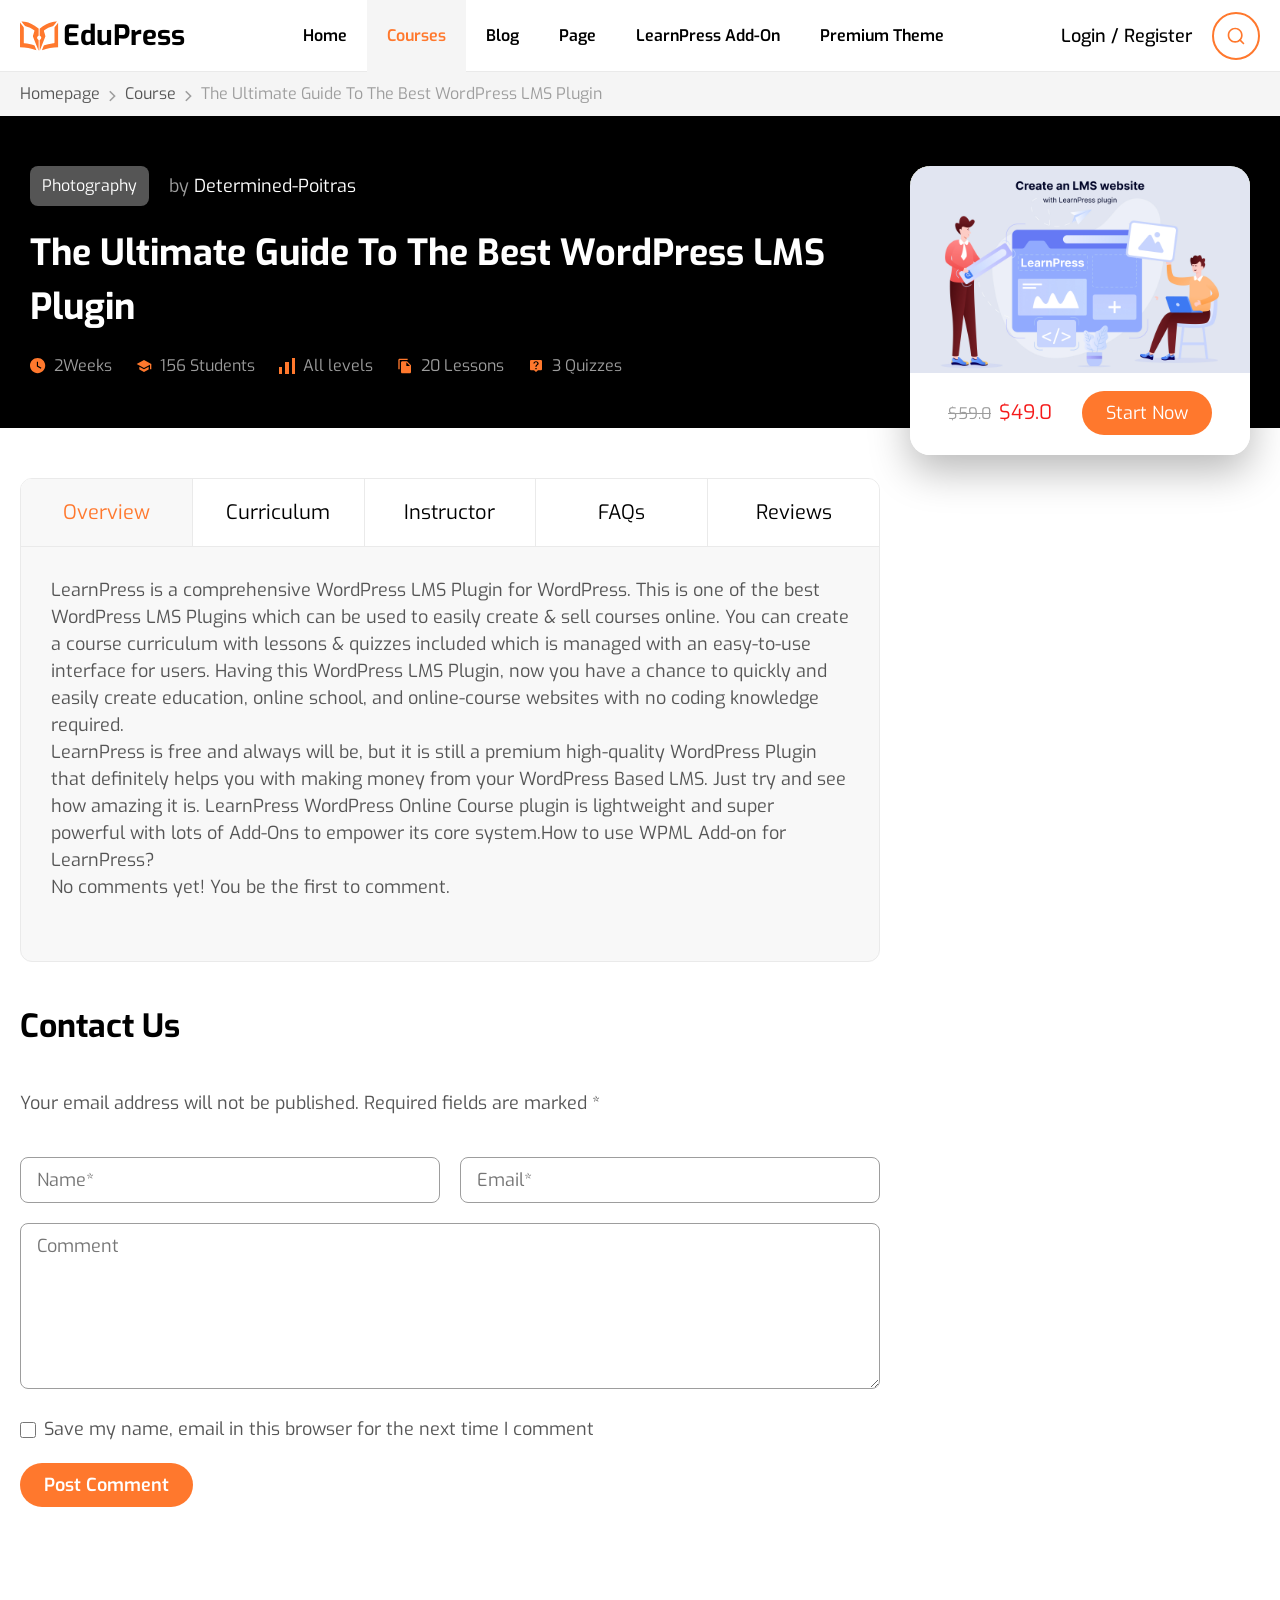
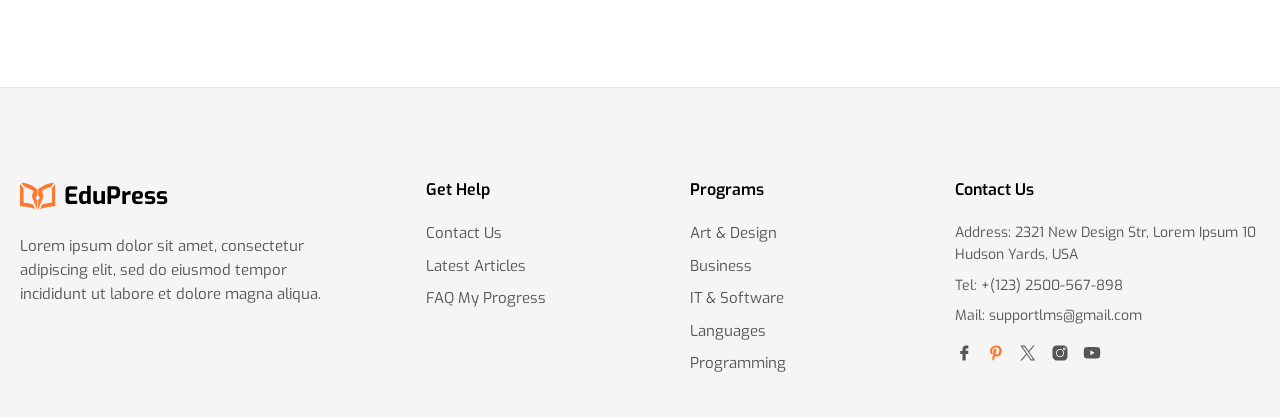
<file: pages/course-single.html>
<!DOCTYPE html>
<html lang="en">
<head>
    <meta charset="UTF-8">
    <meta name="viewport" content="width=device-width, initial-scale=1.0">
    <title>The Ultimate Guide To The Best WordPress LMS Plugin - EduPress</title>
    <link rel="preconnect" href="https://fonts.googleapis.com">
    <link rel="preconnect" href="https://fonts.gstatic.com" crossorigin>
    <link href="https://fonts.googleapis.com/css2?family=Exo:ital,wght@0,100..900;1,100..900&display=swap" rel="stylesheet">
    <link rel="stylesheet" href="../src/css/input.css">
    <link rel="stylesheet" href="../src/css/course-single.css">
    <link rel="icon" type="image/svg" href="../src/assets/images/banners/Logo.svg">
</head>
<body>

    <!-- HEADER -->
    <header class="header">
        <div class="inner-header">
            <!-- LOGO -->
            <a href="/" class="logo-header">
                <div class="logo-icon-header">
                    <img src="../src/assets/images/banners/Logo.svg" alt="EduPress Logo">
                </div>
                <span class="header-title">EduPress</span>
            </a>

            <!-- NAV -->
            <nav class="nav" aria-label="Main navigation">
                <a href="../index.html" class="home-nav">Home</a>
                <a href="#" class="course-nav active">Courses</a>
                <a href="./blog-listing.html" class="blog-nav">Blog</a>
                <a href="./contact.html" class="page-nav">Page</a>
                <a href="./auth.html" class="learnpress-nav">LearnPress Add-On</a>
                <a href="./auth.html" class="theme-nav">Premium Theme</a>
            </nav>

            <!-- RIGHT -->
            <div class="header-right">
                <a href="./auth.html" class="btn-login">Login / Register</a>
                <button type="button" class="search-icon-header" aria-label="Search">
                    <img src="../src/assets/icons/Icon-search-header.svg" alt="">
                </button>
            </div>
        </div>
    </header>

    <!-- BREADCRUMB -->
    <nav class="breadcrumb" aria-label="Breadcrumb">
        <div class="content-brb">
            <a href="#">Homepage</a>
            <span class="arrow">›</span>
            <a href="./course-listing.html">Course</a>
            <span class="arrow">›</span>
            <span class="fading">The Ultimate Guide To The Best WordPress LMS Plugin</span>
        </div>
    </nav>

      <!-- ============ HERO ============ -->
  <section class="course-hero">
    <div class="container hero-grid">
      <div class="hero-main">
        <div class="hero-meta-top">
          <span class="badge-category">Photography</span>
          <span class="hero-author">by<span class="author-name"> Determined-Poitras</span></span>
        </div>
        <h1 class="hero-title">The Ultimate Guide To The Best WordPress LMS Plugin</h1>
        <ul class="hero-stats">
          <li><img src="../src/assets/icons/meta1.svg" alt="weeks"> 2Weeks</li>
          <li><img src="../src/assets/icons/meta2.svg" alt="students"> 156 Students</li>
          <li><img src="../src/assets/icons/meta3.svg" alt="level"> All levels</li>
          <li><img src="../src/assets/icons/meta4.svg" alt="lessons"> 20 Lessons</li>
          <li><img src="../src/assets/icons/meta5.svg" alt="quiz"> 3 Quizzes</li>
        </ul>
      </div>

      <!-- CARD -->
      <aside class="hero-side">
        <div class="hero-card">
          <div class="hero-card-image">
            <img src="../src/assets/images/courses/courses-single/Image1.svg" alt="Create an LMS website">
          </div>
          <div class="hero-card-footer">
            <div class="price-block">
              <span class="price-old">$59.0</span>
              <span class="price-new">$49.0</span>
            </div>
            <button class="btn-start" type="button">Start Now</button>
          </div>
        </div>
      </aside>
    </div>
  </section>

  <!-- ============ BODY ============ -->
  <section class="page-body">
    <div class="container body-grid">
      <!-- Cột trái: tabs + comment -->
      <div class="body-main">

        <div class="tabs-card">
          <div class="tabs-nav">
            <button data-tab="overview" class="active" type="button">Overview</button>
            <button data-tab="curriculum" type="button">Curriculum</button>
            <button data-tab="instructor" type="button">Instructor</button>
            <button data-tab="faqs" type="button">FAQs</button>
            <button data-tab="reviews" type="button">Reviews</button>
          </div>

          <!-- OVERVIEW -->
          <div class="tab-panel active" id="tab-overview">
            <p>LearnPress is a comprehensive WordPress LMS Plugin for WordPress. This is one of the best WordPress LMS Plugins which can be used to easily create &amp; sell courses online. You can create a course curriculum with lessons &amp; quizzes included which is managed with an easy-to-use interface for users. Having this WordPress LMS Plugin, now you have a chance to quickly and easily create education, online school, and online-course websites with no coding knowledge required.</p>
            <p>LearnPress is free and always will be, but it is still a premium high-quality WordPress Plugin that definitely helps you with making money from your WordPress Based LMS. Just try and see how amazing it is. LearnPress WordPress Online Course plugin is lightweight and super powerful with lots of Add-Ons to empower its core system.How to use WPML Add-on for LearnPress?</p>
            <p class="no-comments">No comments yet! You be the first to comment.</p>
          </div>

          <!-- CURRICULUM -->
          <div class="tab-panel" id="tab-curriculum">
            <p class="curr-intro">LearnPress is a comprehensive WordPress LMS Plugin for WordPress. This is one of the best WordPress LMS Plugins which can be used to easily create &amp; sell courses online.</p>
            <div class="curriculum-list">
              <div class="curr-section">
                <button class="curr-head" type="button">
                  <svg class="chev" width="16" height="16" viewBox="0 0 24 24" fill="none" stroke="currentColor" stroke-width="2.2"><polyline points="6 9 12 15 18 9"/></svg>
                  <span class="title">Lessons With Video Content</span>
                  <span class="curr-meta"><span>5 Lessons</span><span>45 Mins</span></span>
                </button>
                <div class="curr-body"></div>
              </div>

              <div class="curr-section open">
                <button class="curr-head" type="button">
                  <svg class="chev" width="16" height="16" viewBox="0 0 24 24" fill="none" stroke="currentColor" stroke-width="2.2"><polyline points="6 9 12 15 18 9"/></svg>
                  <span class="title">Lessons with video content</span>
                  <span class="curr-meta"><span>3 Lessons</span><span>45 Mins</span></span>
                </button>
                <div class="curr-body">
                  <div class="curr-lesson">
                    <img src="../src/assets/images/courses/courses-single/book.svg" alt="" class="lesson-icon">
                    <span class="lesson-title">Lessons with video content</span>
                    <button class="btn-preview" type="button">Preview</button>
                    <span class="lesson-time">12:30</span>
                    <span class="lesson-state check">
                      <svg width="16" height="16" viewBox="0 0 24 24" fill="none" stroke="currentColor" stroke-width="2.5"><polyline points="20 6 9 17 4 12"/></svg>
                    </span>
                  </div>
                  <div class="curr-lesson">
                    <img src="../src/assets/images/courses/courses-single/book.svg" alt="" class="lesson-icon">
                    <span class="lesson-title">Lessons with video content</span>
                    <button class="btn-preview" type="button">Preview</button>
                    <span class="lesson-time">10:05</span>
                    <span class="lesson-state check">
                      <svg width="16" height="16" viewBox="0 0 24 24" fill="none" stroke="currentColor" stroke-width="2.5"><polyline points="20 6 9 17 4 12"/></svg>
                    </span>
                  </div>
                  <div class="curr-lesson">
                    <img src="../src/assets/images/courses/courses-single/book.svg" alt="" class="lesson-icon">
                    <span class="lesson-title">Lessons with video content</span>
                    <button class="btn-preview" type="button">Preview</button>
                    <span class="lesson-time">2:25</span>
                    <span class="lesson-state lock">
                      <svg width="13" height="13" viewBox="0 0 24 24" fill="none" stroke="currentColor" stroke-width="2"><rect x="5" y="11" width="16" height="9" rx="2"/><path d="M8 11V7a4 4 0 0 1 8 0v4"/></svg>
                    </span>
                  </div>
                </div>
              </div>

              <div class="curr-section">
                <button class="curr-head" type="button">
                  <svg class="chev" width="16" height="16" viewBox="0 0 24 24" fill="none" stroke="currentColor" stroke-width="2.2"><polyline points="6 9 12 15 18 9"/></svg>
                  <span class="title">Lessons With Video Content</span>
                  <span class="curr-meta"><span>5 Lessons</span><span>45 Mins</span></span>
                </button>
                <div class="curr-body"></div>
              </div>
              <div class="curr-section">
                <button class="curr-head" type="button">
                  <svg class="chev" width="16" height="16" viewBox="0 0 24 24" fill="none" stroke="currentColor" stroke-width="2.2"><polyline points="6 9 12 15 18 9"/></svg>
                  <span class="title">Lessons With Video Content</span>
                  <span class="curr-meta"><span>5 Lessons</span><span>45 Mins</span></span>
                </button>
                <div class="curr-body"></div>
              </div>
              <div class="curr-section">
                <button class="curr-head" type="button">
                  <svg class="chev" width="16" height="16" viewBox="0 0 24 24" fill="none" stroke="currentColor" stroke-width="2.2"><polyline points="6 9 12 15 18 9"/></svg>
                  <span class="title">Lessons With Video Content</span>
                  <span class="curr-meta"><span>5 Lessons</span><span>45 Mins</span></span>
                </button>
                <div class="curr-body"></div>
              </div>
            </div>
          </div>

          <!-- INSTRUCTOR -->
          <div class="tab-panel" id="tab-instructor">
            <div class="instructor-block">
              <div class="instructor-avatar">
                <img src="../src/assets/images/courses/courses-single/Instructionbig.svg" alt="ThimPress">
              </div>
              <div class="instructor-info">
                <h4>ThimPress</h4>
                <p>LearnPress is a comprehensive WordPress LMS Plugin for WordPress. This is one of the best WordPress LMS Plugins which can be used to easily create &amp; sell courses online.</p>
                <ul class="instructor-stats">
                  <li><img src="../src/assets/icons/meta2.svg" alt="students"> 156 Students</li>
                  <li><img src="../src/assets/icons/meta4.svg" alt="lessons"> 20 Lessons</li>
                </ul>
                <p>LearnPress is a comprehensive WordPress LMS Plugin for WordPress. This is one of the best WordPress LMS Plugins which can be used to easily create &amp; sell courses online.</p>
                <div class="follow-row">
                  <span>Follow:</span>
                  <div class="socials">
                    <a href="#"><img src="../src/assets/icons/Icon-facebook.svg" alt="Facebook"></a>
                    <a href="#"><img src="../src/assets/icons/Icon-Pinterest.svg" alt="Pinterest"></a>
                    <a href="#"><img src="../src/assets/icons/Icon-twitter.svg" alt="Twitter"></a>
                    <a href="#"><img src="../src/assets/icons/Icon-instragram.svg" alt="Instagram"></a>
                    <a href="#"><img src="../src/assets/icons/Icon-youtube.svg" alt="Youtube"></a>
                  </div>
                </div>
              </div>
            </div>
          </div>

          <!-- FAQs -->
          <div class="tab-panel" id="tab-faqs">
            <div class="faq-list">
              <div class="faq-item">
                <button class="faq-q" type="button">
                  What Does Royalty Free Mean?
                  <svg class="chev" width="16" height="16" viewBox="0 0 24 24" fill="none" stroke="currentColor" stroke-width="2.2"><polyline points="6 9 12 15 18 9"/></svg>
                </button>
                <div class="faq-a">Lorem ipsum dolor sit amet, consectetur adipiscing elit. Cras facilisis faucibus odio arcu duis dui, adipiscing facilisis. Urna, donec turpis egestas volutpat. Quisque nec non amet quis. Varius tellus justo odio parturient mauris curabitur lorem in.</div>
              </div>
              <div class="faq-item open">
                <button class="faq-q" type="button">
                  What Does Royalty Free Mean?
                  <svg class="chev" width="16" height="16" viewBox="0 0 24 24" fill="none" stroke="currentColor" stroke-width="2.2"><polyline points="6 9 12 15 18 9"/></svg>
                </button>
                <div class="faq-a">Lorem ipsum dolor sit amet, consectetur adipiscing elit. Cras facilisis faucibus odio arcu duis dui, adipiscing facilisis. Urna, donec turpis egestas volutpat. Quisque nec non amet quis. Varius tellus justo odio parturient mauris curabitur lorem in.</div>
              </div>
              <div class="faq-item">
                <button class="faq-q" type="button">
                  What Does Royalty Free Mean?
                  <svg class="chev" width="16" height="16" viewBox="0 0 24 24" fill="none" stroke="currentColor" stroke-width="2.2"><polyline points="6 9 12 15 18 9"/></svg>
                </button>
                <div class="faq-a">Lorem ipsum dolor sit amet, consectetur adipiscing elit. Cras facilisis faucibus odio arcu duis dui, adipiscing facilisis. Urna, donec turpis egestas volutpat. Quisque nec non amet quis. Varius tellus justo odio parturient mauris curabitur lorem in.</div>
              </div>
              <div class="faq-item">
                <button class="faq-q" type="button">
                  What Does Royalty Free Mean?
                  <svg class="chev" width="16" height="16" viewBox="0 0 24 24" fill="none" stroke="currentColor" stroke-width="2.2"><polyline points="6 9 12 15 18 9"/></svg>
                </button>
                <div class="faq-a">Lorem ipsum dolor sit amet, consectetur adipiscing elit. Cras facilisis faucibus odio arcu duis dui, adipiscing facilisis. Urna, donec turpis egestas volutpat. Quisque nec non amet quis. Varius tellus justo odio parturient mauris curabitur lorem in.</div>
              </div>
            </div>
          </div>

          <!-- REVIEWS -->
          <div class="tab-panel" id="tab-reviews">
            <div class="reviews-header"><h4>Comments</h4></div>
            <div class="reviews-summary">
              <div class="review-score-block">
                <div class="review-score">4.0</div>
                <div class="review-stars">★★★★☆</div>
                <div class="based">based on 166,951 ratings</div>
              </div>
              <div class="review-bars">
                <div class="review-bar-row"><span class="stars">★★★★★</span><span class="review-bar-track"><span class="review-bar-fill" style="width:90%"></span></span><span class="pct">90%</span></div>
                <div class="review-bar-row"><span class="stars">★★★★☆</span><span class="review-bar-track"><span class="review-bar-fill" style="width:5%"></span></span><span class="pct">5%</span></div>
                <div class="review-bar-row"><span class="stars">★★★☆☆</span><span class="review-bar-track"><span class="review-bar-fill" style="width:2%"></span></span><span class="pct">2%</span></div>
                <div class="review-bar-row"><span class="stars">★★☆☆☆</span><span class="review-bar-track"><span class="review-bar-fill" style="width:2%"></span></span><span class="pct">2%</span></div>
                <div class="review-bar-row"><span class="stars">★☆☆☆☆</span><span class="review-bar-track"><span class="review-bar-fill" style="width:1%"></span></span><span class="pct">1%</span></div>
              </div>
            </div>

            <div class="reviews-list">
              <div class="review-item">
                <div class="review-avatar"><img src="../src/assets/images/blog/blog-single/Image5.svg" alt="Laura Hipster"></div>
                <div class="review-body">
                  <div class="review-head"><span class="name">Laura Hipster</span><span class="date">October 03, 2022</span></div>
                  <p class="review-text">Quisque nec non amet quis. Varius tellus justo odio parturient mauris curabitur lorem in. Pulvinar sit ultrices mi ut eleifend luctus ut. Id sed faucibus bibendum augue id cras purus. At eget euismod cursus non. Molestie dignissim sed volutpat feugiat vel.</p>
                  <a href="#" class="review-reply">↩ Reply</a>
                </div>
              </div>
              <div class="review-item">
                <div class="review-avatar"><img src="../src/assets/images/blog/blog-single/Image5.svg" alt="Laura Hipster"></div>
                <div class="review-body">
                  <div class="review-head"><span class="name">Laura Hipster</span><span class="date">October 03, 2022</span></div>
                  <p class="review-text">Quisque nec non amet quis. Varius tellus justo odio parturient mauris curabitur lorem in. Pulvinar sit ultrices mi ut eleifend luctus ut. Id sed faucibus bibendum augue id cras purus. At eget euismod cursus non. Molestie dignissim sed volutpat feugiat vel.</p>
                  <a href="#" class="review-reply">↩ Reply</a>
                </div>
              </div>
              <div class="review-item">
                <div class="review-avatar"><img src="../src/assets/images/blog/blog-single/Image5.svg" alt="Laura Hipster"></div>
                <div class="review-body">
                  <div class="review-head"><span class="name">Laura Hipster</span><span class="date">October 03, 2022</span></div>
                  <p class="review-text">Quisque nec non amet quis. Varius tellus justo odio parturient mauris curabitur lorem in. Pulvinar sit ultrices mi ut eleifend luctus ut. Id sed faucibus bibendum augue id cras purus. At eget euismod cursus non. Molestie dignissim sed volutpat feugiat vel.</p>
                  <a href="#" class="review-reply">↩ Reply</a>
                </div>
              </div>
            </div>

            <div class="pagination">
              <button type="button" aria-label="Prev">‹</button>
              <button type="button" class="active">1</button>
              <button type="button">2</button>
              <button type="button">3</button>
              <button type="button" aria-label="Next">›</button>
            </div>
          </div>
        </div>

        <!-- CONTACT FORM -->
            <section class="contact-form-section" aria-labelledby="contact-form-title">
                <h3 class="leave-comment-title" id="contact-form-title">Contact Us</h3>
                <p class="leave-comment-note">Your email address will not be published. Required fields are marked *</p>

                <form class="comment-form" action="#" method="post">
                    <div class="form-row">
                        <div class="form-group">
                            <input type="text" id="contact-name" name="name" placeholder="Name*" required>
                        </div>
                        <div class="form-group">
                            <input type="email" id="contact-email" name="email" placeholder="Email*" required>
                        </div>
                    </div>

                    <div class="form-group">
                        <textarea id="contact-message" name="comment" rows="6" placeholder="Comment"></textarea>
                    </div>

                    <div class="form-checkbox">
                        <label>
                            <input type="checkbox" name="save-info">
                            Save my name, email in this browser for the next time I comment
                        </label>
                    </div>

                    <button type="submit" class="btn-post-comment">Post Comment</button>
                </form>
            </section>
      </div>
      <aside class="body-side"></aside>
    </div>
  </section>

  <!-- ===================== FOOTER ===================== -->
  <footer class="footer">
        <div class="footer-container">
            <!-- Cột 1: About -->
            <div class="footer-about">
                <a href="/" class="logo-footer">
                    <img src="../src/assets/images/banners/Logo.svg" alt="EduPress">
                    EduPress
                </a>
                <p class="footer-text">
                    Lorem ipsum dolor sit amet, consectetur adipiscing elit, sed do eiusmod tempor incididunt ut labore et dolore magna aliqua.
                </p>
            </div>

            <!-- Cột 2: Get Help -->
            <div class="footer-col">
                <h5 class="get-help-title">Get Help</h5>
                <ul class="footer-list">
                    <li><a href="./contact.html">Contact Us</a></li>
                    <li><a href="#">Latest Articles</a></li>
                    <li><a href="./faq.html">FAQ</a>
        <a href="./progress.html">My Progress</a></li>
                </ul>
            </div>

            <!-- Cột 3: Programs -->
            <div class="footer-col">
                <h5 class="programs-title">Programs</h5>
                <ul class="footer-list">
                    <li><a href="#">Art &amp; Design</a></li>
                    <li><a href="#">Business</a></li>
                    <li><a href="#">IT &amp; Software</a></li>
                    <li><a href="#">Languages</a></li>
                    <li><a href="#">Programming</a></li>
                </ul>
            </div>

            <!-- Cột 4: Contact Us -->
            <div class="footer-col footer-contact">
                <h5 class="contact-us-title">Contact Us</h5>
                <p>Address: 2321 New Design Str, Lorem Ipsum 10 Hudson Yards, USA</p>
                <p>Tel: +(123) 2500-567-898</p>
                <p>Mail: <a href="mailto:supportlms@gmail.com">supportlms@gmail.com</a></p>

                <div class="social-list">
                    <a href="#" class="social-link">
                        <img src="../src/assets/icons/Icon-facebook.svg" alt="Facebook">
                    </a>
                    <a href="#" class="social-link">
                        <img src="../src/assets/icons/Icon-Pinterest.svg" alt="Pinterest">
                    </a>
                    <a href="#" class="social-link">
                        <img src="../src/assets/icons/Icon-twitter.svg" alt="Twitter">
                    </a>
                    <a href="#" class="social-link">
                        <img src="../src/assets/icons/Icon-instragram.svg" alt="Instagram">
                    </a>
                    <a href="#" class="social-link">
                        <img src="../src/assets/icons/Icon-youtube.svg" alt="Youtube">
                    </a>
                </div>
            </div>
        </div>

  <button class="back-to-top" aria-label="Back to top" onclick="window.scrollTo({top:0,behavior:'smooth'})">
    <svg width="16" height="16" viewBox="0 0 24 24" fill="none" stroke="currentColor" stroke-width="2.3"><line x1="12" y1="19" x2="12" y2="5"/><polyline points="5 12 12 5 19 12"/></svg>
  </button>
  <script src="../src/js/utils/storage.js"></script>
  <script src="../src/js/pages/course-single.js"></script>
  <script src="../src/js/main.js"></script>
</body>
</html>
</file>
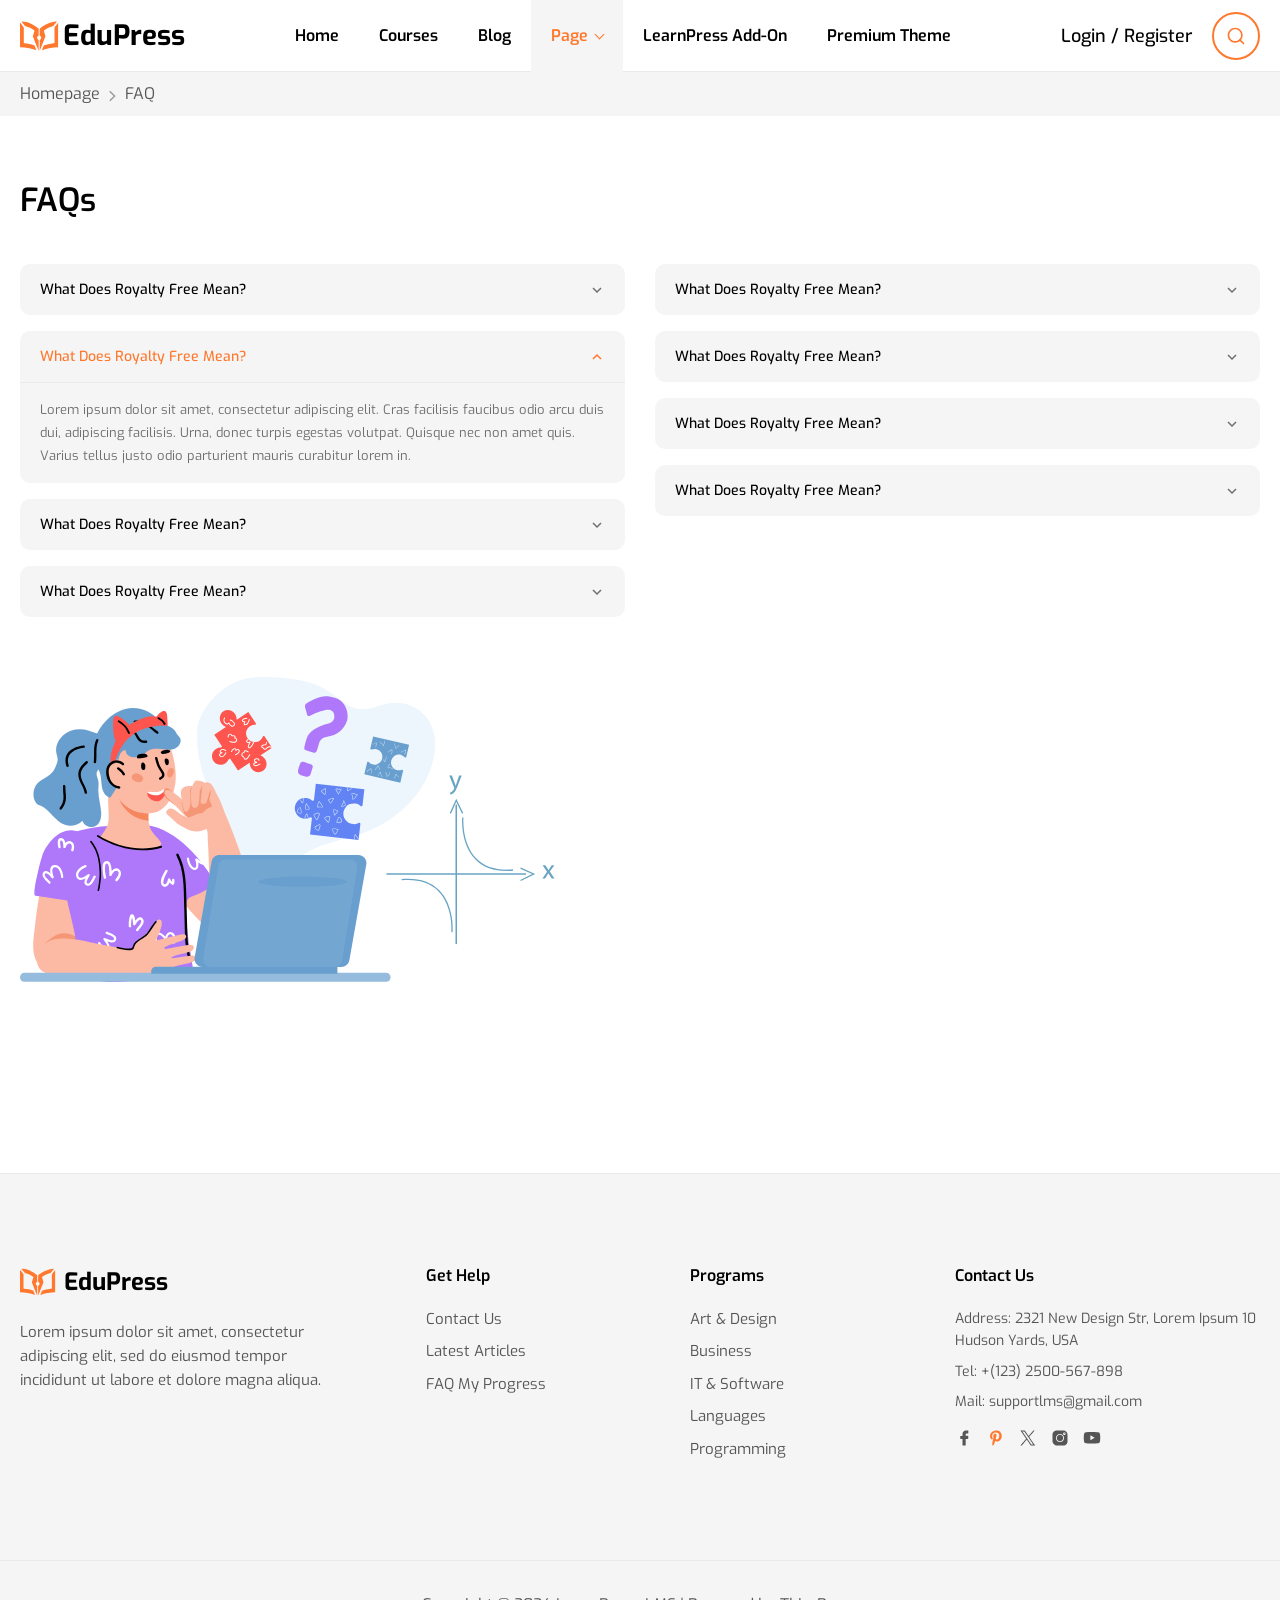
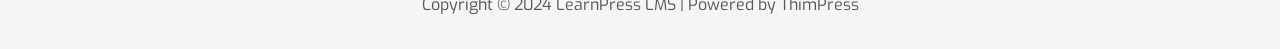
<file: pages/faq.html>
<!DOCTYPE html>
<html lang="vi">
<head>
<meta charset="UTF-8">
<meta name="viewport" content="width=device-width, initial-scale=1.0">
<title>FAQs - EduPress</title>
<link rel="preconnect" href="https://fonts.googleapis.com">
<link href="https://fonts.googleapis.com/css2?family=Exo:ital,wght@0,100..900;1,100..900&display=swap" rel="stylesheet">
<link rel="stylesheet" href="../src/css/input.css">
<link rel="stylesheet" href="../src/css/faq.css">
<!-- ICON -->
<link rel="icon" type="image/svg" href="../src/assets/images/banners/Logo.svg">
</head>
<body>

        <!-- HEADER -->
    <header class="header">
        <div class="inner-header">
            <a href="../index.html" class="logo-header">
                <div class="logo-icon-header">
                    <img src="../src/assets/images/banners/Logo.svg" alt="EduPress Logo">
                </div>
                <span class="header-title">EduPress</span>
            </a>

            <nav class="nav" aria-label="Main navigation">
                <a href="../index.html" class="home-nav">Home</a>
                <a href="./course-listing.html" class="course-nav">Courses</a>
                <a href="./blog-listing.html" class="blog-nav">Blog</a>
                <div class="nav-item">
                    <a href="./contact.html" class="page-nav active">Page</a>
                    <div class="nav-dropdown">
                        <a href="./contact.html">Contact</a>
                        <a href="./auth.html">Auth</a>
                        <a href="./error.html">Error</a>
                        <a href="./faq.html" class="active">FAQ</a>
                    </div>
                </div>
                <a href="./auth.html" class="learnpress-nav">LearnPress Add-On</a>
                <a href="./auth.html" class="theme-nav">Premium Theme</a>
            </nav>

            <div class="header-right">
                <a href="./auth.html" class="btn-login">Login / Register</a>
                <button type="button" class="search-icon-header" aria-label="Search">
                    <img src="../src/assets/icons/Icon-search-header.svg" alt="Icon-Search">
                </button>
                            <button type="button" class="menu-toggle" aria-label="Open menu" aria-expanded="false">
                    <svg width="24" height="24" viewBox="0 0 24 24" fill="none" stroke="currentColor" stroke-width="2"><path d="M4 6h16M4 12h16M4 18h16"/></svg>
                </button>
            </div>
        </div>
    </header>

    <!-- BREADCRUMB -->
    <nav class="breadcrumb" aria-label="Breadcrumb">
        <div class="content-brb">
            <a href="../index.html">Homepage</a>
            <span class="arrow">›</span>
            <span>FAQ</span>
        </div>
    </nav>

    <!-- ============ FAQs SECTION ============ -->
    <section class="faq-page-section">
      <div class="container">
        <h1 class="faq-page-title">FAQs</h1>

        <div class="faq-questions-grid">
          <!-- Left Column -->
          <div class="faq-questions-col">
            <div class="faq-item">
              <button class="faq-q">What Does Royalty Free Mean?<svg class="chev" width="16" height="16" viewBox="0 0 24 24" fill="none" stroke="currentColor" stroke-width="2.2"><polyline points="6 9 12 15 18 9"/></svg></button>
              <div class="faq-a">Lorem ipsum dolor sit amet, consectetur adipiscing elit. Cras facilisis faucibus odio arcu duis dui, adipiscing facilisis. Urna, donec turpis egestas volutpat. Quisque nec non amet quis. Varius tellus justo odio parturient mauris curabitur lorem in.</div>
            </div>
            <div class="faq-item open">
              <button class="faq-q">What Does Royalty Free Mean?<svg class="chev" width="16" height="16" viewBox="0 0 24 24" fill="none" stroke="currentColor" stroke-width="2.2"><polyline points="6 9 12 15 18 9"/></svg></button>
              <div class="faq-a">Lorem ipsum dolor sit amet, consectetur adipiscing elit. Cras facilisis faucibus odio arcu duis dui, adipiscing facilisis. Urna, donec turpis egestas volutpat. Quisque nec non amet quis. Varius tellus justo odio parturient mauris curabitur lorem in.</div>
            </div>
            <div class="faq-item">
              <button class="faq-q">What Does Royalty Free Mean?<svg class="chev" width="16" height="16" viewBox="0 0 24 24" fill="none" stroke="currentColor" stroke-width="2.2"><polyline points="6 9 12 15 18 9"/></svg></button>
              <div class="faq-a">Lorem ipsum dolor sit amet, consectetur adipiscing elit. Cras facilisis faucibus odio arcu duis dui, adipiscing facilisis. Urna, donec turpis egestas volutpat. Quisque nec non amet quis. Varius tellus justo odio parturient mauris curabitur lorem in.</div>
            </div>
            <div class="faq-item">
              <button class="faq-q">What Does Royalty Free Mean?<svg class="chev" width="16" height="16" viewBox="0 0 24 24" fill="none" stroke="currentColor" stroke-width="2.2"><polyline points="6 9 12 15 18 9"/></svg></button>
              <div class="faq-a">Lorem ipsum dolor sit amet, consectetur adipiscing elit. Cras facilisis faucibus odio arcu duis dui, adipiscing facilisis. Urna, donec turpis egestas volutpat. Quisque nec non amet quis. Varius tellus justo odio parturient mauris curabitur lorem in.</div>
            </div>
          </div>

          <!-- Right Column -->
          <div class="faq-questions-col">
            <div class="faq-item">
              <button class="faq-q">What Does Royalty Free Mean?<svg class="chev" width="16" height="16" viewBox="0 0 24 24" fill="none" stroke="currentColor" stroke-width="2.2"><polyline points="6 9 12 15 18 9"/></svg></button>
              <div class="faq-a">Lorem ipsum dolor sit amet, consectetur adipiscing elit. Cras facilisis faucibus odio arcu duis dui, adipiscing facilisis. Urna, donec turpis egestas volutpat. Quisque nec non amet quis. Varius tellus justo odio parturient mauris curabitur lorem in.</div>
            </div>
            <div class="faq-item">
              <button class="faq-q">What Does Royalty Free Mean?<svg class="chev" width="16" height="16" viewBox="0 0 24 24" fill="none" stroke="currentColor" stroke-width="2.2"><polyline points="6 9 12 15 18 9"/></svg></button>
              <div class="faq-a">Lorem ipsum dolor sit amet, consectetur adipiscing elit. Cras facilisis faucibus odio arcu duis dui, adipiscing facilisis. Urna, donec turpis egestas volutpat. Quisque nec non amet quis. Varius tellus justo odio parturient mauris curabitur lorem in.</div>
            </div>
            <div class="faq-item">
              <button class="faq-q">What Does Royalty Free Mean?<svg class="chev" width="16" height="16" viewBox="0 0 24 24" fill="none" stroke="currentColor" stroke-width="2.2"><polyline points="6 9 12 15 18 9"/></svg></button>
              <div class="faq-a">Lorem ipsum dolor sit amet, consectetur adipiscing elit. Cras facilisis faucibus odio arcu duis dui, adipiscing facilisis. Urna, donec turpis egestas volutpat. Quisque nec non amet quis. Varius tellus justo odio parturient mauris curabitur lorem in.</div>
            </div>
            <div class="faq-item">
              <button class="faq-q">What Does Royalty Free Mean?<svg class="chev" width="16" height="16" viewBox="0 0 24 24" fill="none" stroke="currentColor" stroke-width="2.2"><polyline points="6 9 12 15 18 9"/></svg></button>
              <div class="faq-a">Lorem ipsum dolor sit amet, consectetur adipiscing elit. Cras facilisis faucibus odio arcu duis dui, adipiscing facilisis. Urna, donec turpis egestas volutpat. Quisque nec non amet quis. Varius tellus justo odio parturient mauris curabitur lorem in.</div>
            </div>
          </div>
        </div>

        <!-- FAQ Illustration -->
        <div class="faq-illustration-block">
          <img src="../src/assets/images/pageco/FAQ.svg" alt="FAQ Illustration" class="faq-illustration-img">
        </div>
      </div>
    </section>

    <!-- FOOTER -->
        <footer class="footer">
        <div class="footer-container">
            <!-- Cột 1: About -->
            <div class="footer-about">
                <a href="../index.html" class="logo-footer">
                    <img src="../src/assets/images/banners/Logo.svg" alt="EduPress">
                    EduPress
                </a>
                <p class="footer-text">
                    Lorem ipsum dolor sit amet, consectetur adipiscing elit, sed do eiusmod tempor incididunt ut labore et dolore magna aliqua.
                </p>
            </div>

            <!-- Cột 2: Get Help -->
            <div class="footer-col">
                <h5 class="get-help-title">Get Help</h5>
                <ul class="footer-list">
                    <li><a href="./contact.html">Contact Us</a></li>
                    <li><a href="./blog-listing.html">Latest Articles</a></li>
                    <li><a href="./faq.html">FAQ</a>
                        <a href="./progress.html">My Progress</a></li>
                </ul>
            </div>

            <!-- Cột 3: Programs -->
            <div class="footer-col">
                <h5 class="programs-title">Programs</h5>
                <ul class="footer-list">
                    <li><a href="#">Art &amp; Design</a></li>
                    <li><a href="#">Business</a></li>
                    <li><a href="#">IT &amp; Software</a></li>
                    <li><a href="#">Languages</a></li>
                    <li><a href="#">Programming</a></li>
                </ul>
            </div>

            <!-- Cột 4: Contact Us -->
            <div class="footer-col footer-contact">
                <h5 class="contact-us-title">Contact Us</h5>
                <p>Address: 2321 New Design Str, Lorem Ipsum 10 Hudson Yards, USA</p>
                <p>Tel: +(123) 2500-567-898</p>
                <p>Mail: <a href="mailto:supportlms@gmail.com">supportlms@gmail.com</a></p>

                <div class="social-list">
                    <a href="#" class="social-link">
                        <img src="../src/assets/icons/Icon-facebook.svg" alt="Facebook">
                    </a>
                    <a href="#" class="social-link">
                        <img src="../src/assets/icons/Icon-Pinterest.svg" alt="Pinterest">
                    </a>
                    <a href="#" class="social-link">
                        <img src="../src/assets/icons/Icon-twitter.svg" alt="Twitter">
                    </a>
                    <a href="#" class="social-link">
                        <img src="../src/assets/icons/Icon-instragram.svg" alt="Instagram">
                    </a>
                    <a href="#" class="social-link">
                        <img src="../src/assets/icons/Icon-youtube.svg" alt="Youtube">
                    </a>
                </div>
            </div>
        </div>

        <div class="footer-bottom">
            Copyright © 2024 LearnPress LMS | Powered by ThimPress
        </div>
    </footer>

    <button class="back-to-top" aria-label="Back to top" onclick="window.scrollTo({top:0,behavior:'smooth'})">
      <svg width="16" height="16" viewBox="0 0 24 24" fill="none" stroke="currentColor" stroke-width="2.3"><line x1="12" y1="19" x2="12" y2="5"/><polyline points="5 12 12 5 19 12"/></svg>
    </button>
  <script src="../src/js/utils/storage.js"></script>
  <script src="../src/js/pages/faq.js"></script>
  <script src="../src/js/main.js"></script>
</body>
</html>
</file>
<file: src/css/input.css>
/* =========================================================
   EduPress — Global styles (Header / Nav / Footer / Breadcrumb)
   Blog Listing is the source of truth for Header + Footer
   ========================================================= */

:root {
  --color-primary: #FF782D;
  --color-orange: #FF782D;
  --color-orange-dark: #E85D1F;
  --color-black: #000000;
  --color-text: #000000;
  --color-text-muted: #6F6F6F;
  --color-text-light: #A0A0A0;
  --color-dark-gray: #555555;
  --color-grey: #9D9D9D;
  --color-border: #EAEAEA;
  --color-bg-grey: #F5F5F5;
  --color-white-grey: #F5F5F5;
  --color-card-border: #E1E5F1;
  --color-blue: #2F6FED;
  --color-white: #FFFFFF;
  --color-green: #55BE24;

  --font-main: 'Exo', -apple-system, BlinkMacSystemFont, 'Segoe UI', Roboto, Arial, Helvetica, sans-serif;
  --font-base: var(--font-main);

  --container-w: 1290px;
  --container-width: 1290px;
}

* {
  box-sizing: border-box;
  margin: 0;
  padding: 0;
}

html,
body {
  margin: 0;
  padding: 0;
}

body {
  font-family: var(--font-main);
  color: var(--color-text);
  background: var(--color-white);
  font-size: 16px;
  line-height: 1.5;
  -webkit-font-smoothing: antialiased;
}

img {
  max-width: 100%;
  height: auto;
  display: block;
}

a {
  text-decoration: none;
  color: inherit;
}

ul {
  list-style: none;
  margin: 0;
  padding: 0;
}

button {
  font-family: inherit;
  cursor: pointer;
  border: none;
  background: none;
}

.container {
  max-width: var(--container-width);
  margin: 0 auto;
  padding: 0 20px;
}

/* ==================== HEADER ==================== */
.header {
  height: 72px;
  background-color: var(--color-white);
  border-bottom: 1px solid var(--color-border);
  position: sticky;
  top: 0;
  z-index: 100;
}

.inner-header {
  max-width: var(--container-width);
  height: 72px;
  display: flex;
  align-items: center;
  justify-content: space-between;
  margin: 0 auto;
  padding: 0 20px;
  gap: 0;
}

.logo-header {
  display: flex;
  align-items: center;
  gap: 4px;
  flex-shrink: 0;
}

.logo-icon-header {
  display: flex;
  align-items: center;
}

.logo-icon-header img {
  width: 39.3px;
  height: 30px;
  display: block;
}

.header-title {
  font-size: 28px;
  font-weight: 700;
  color: var(--color-text);
  line-height: 1;
}

.nav {
  display: flex;
  align-items: center;
  gap: 0;
  flex: 1;
  justify-content: center;
}

.nav > a,
.nav .nav-item > a {
  height: 72px;
  display: flex;
  align-items: center;
  padding: 0 20px;
  font-size: 16px;
  font-weight: 600;
  color: var(--color-text);
  white-space: nowrap;
  line-height: 120%;
  cursor: pointer;
  transition: color 0.2s, background-color 0.2s;
}

.nav > a:hover,
.nav .nav-item > a:hover {
  color: var(--color-primary);
}

.nav > a.active,
.nav .nav-item > a.active {
  color: var(--color-primary);
  background-color: var(--color-white-grey);
}

/* Page dropdown */
.nav-item {
  position: relative;
  display: flex;
  align-items: center;
}

.nav-item > a.page-nav::after {
  content: '';
  display: inline-block;
  width: 6px;
  height: 6px;
  border-right: 1.5px solid currentColor;
  border-bottom: 1.5px solid currentColor;
  transform: rotate(45deg);
  margin-left: 8px;
  margin-top: -3px;
  transition: transform 0.2s;
}

.nav-item:hover > a.page-nav::after,
.nav-item.open > a.page-nav::after {
  transform: rotate(-135deg);
  margin-top: 2px;
}

.nav-dropdown {
  position: absolute;
  top: 100%;
  left: 0;
  min-width: 180px;
  background: var(--color-white);
  border: 1px solid var(--color-border);
  border-radius: 8px;
  box-shadow: 0 12px 28px rgba(0, 0, 0, 0.1);
  padding: 8px 0;
  opacity: 0;
  visibility: hidden;
  transform: translateY(6px);
  transition: opacity 0.2s, visibility 0.2s, transform 0.2s;
  z-index: 200;
}

.nav-item:hover > .nav-dropdown,
.nav-item.open > .nav-dropdown {
  opacity: 1;
  visibility: visible;
  transform: translateY(0);
}

.nav-dropdown a {
  display: block;
  padding: 10px 20px;
  font-size: 15px;
  font-weight: 500;
  color: var(--color-text);
  height: auto;
  line-height: 1.4;
  white-space: nowrap;
  transition: color 0.15s, background-color 0.15s;
}

.nav-dropdown a:hover {
  color: var(--color-primary);
  background: var(--color-white-grey);
}

.nav-dropdown a.active {
  color: var(--color-primary);
  background: var(--color-white-grey);
}

.header-right {
  display: flex;
  align-items: center;
  gap: 20px;
  flex-shrink: 0;
  margin-left: auto;
}

.btn-login {
  font-size: 18px;
  font-weight: 500;
  line-height: 150%;
  color: var(--color-text);
  white-space: nowrap;
  cursor: pointer;
}

.btn-login:hover {
  color: var(--color-primary);
}

.search-icon-header {
  width: 48px;
  height: 48px;
  display: flex;
  align-items: center;
  justify-content: center;
  padding: 0;
  border: none;
  background: none;
  cursor: pointer;
}

.search-icon-header img {
  width: 48px;
  height: 48px;
  display: block;
}

.menu-toggle {
  display: none;
  width: 40px;
  height: 40px;
  border: none;
  background: none;
  color: var(--color-text);
  align-items: center;
  justify-content: center;
  flex-shrink: 0;
  cursor: pointer;
}

/* ==================== BREADCRUMB ==================== */
.breadcrumb {
  height: 44px;
  width: 100%;
  background-color: var(--color-white-grey);
  display: flex;
  align-items: center;
}

.content-brb {
  max-width: var(--container-width);
  width: 100%;
  margin: 0 auto;
  padding: 0 20px;
  color: var(--color-dark-gray);
  font-size: 16px;
  display: flex;
  align-items: center;
  gap: 8px;
}

.content-brb a:hover {
  color: var(--color-primary);
}

.content-brb .arrow {
  font-size: 25px;
  color: var(--color-grey);
  line-height: 1;
}

/* Legacy breadcrumb-bar support */
.breadcrumb-bar {
  background: var(--color-bg-grey);
}

.breadcrumb-bar .container {
  display: flex;
  align-items: center;
  height: 44px;
}

/* ==================== FOOTER ==================== */
.footer {
  background: var(--color-white-grey);
  border-top: 1px solid var(--color-border);
  padding: 90px 0 32px 0;
  margin-top: 90px;
}

.footer-container {
  max-width: var(--container-width);
  margin: 0 auto;
  padding: 0 20px;
  display: grid;
  grid-template-columns: 1.6fr 1fr 1fr 1.3fr;
  gap: 30px;
}

.footer-about {
  min-width: 0;
}

.logo-footer {
  display: flex;
  align-items: center;
  gap: 8px;
  font-size: 24px;
  font-weight: 700;
  margin-bottom: 20px;
  color: var(--color-text);
}

.logo-footer img {
  width: 36px;
  height: 28px;
  display: block;
}

.footer-text {
  font-size: 15px;
  color: var(--color-dark-gray);
  max-width: 320px;
  line-height: 1.6;
}

.get-help-title,
.programs-title,
.contact-us-title {
  font-size: 16px;
  font-weight: 600;
  margin-bottom: 20px;
  color: var(--color-text);
}

.footer-list li {
  margin-bottom: 10px;
  font-size: 15px;
  color: var(--color-dark-gray);
}

.footer-list li a {
  color: var(--color-dark-gray);
  transition: color 0.2s;
}

.footer-list li a:hover {
  color: var(--color-primary);
}

.footer-contact p {
  font-size: 14px;
  color: var(--color-dark-gray);
  margin-bottom: 8px;
  line-height: 1.6;
}

.footer-contact a {
  color: var(--color-dark-gray);
}

.footer-contact a:hover {
  color: var(--color-primary);
}

.social-list {
  display: flex;
  gap: 14px;
  margin-top: 16px;
  align-items: center;
}

.social-link {
  display: flex;
  align-items: center;
  justify-content: center;
}

.social-link img {
  width: 18px;
  height: 18px;
  display: block;
  transition: opacity 0.2s;
}

.social-link:hover img {
  opacity: 0.7;
}

.footer-bottom {
  margin-top: 90px;
  padding: 32px 0 0 0;
  border-top: 1px solid var(--color-border);
  text-align: center;
  font-size: 16px;
  color: var(--color-dark-gray);
}

/* ==================== Back to top ==================== */
.back-to-top {
  position: fixed;
  right: 30px;
  bottom: 30px;
  width: 46px;
  height: 46px;
  border-radius: 50%;
  background: var(--color-black);
  color: var(--color-white);
  display: flex;
  align-items: center;
  justify-content: center;
  border: none;
  box-shadow: 0 8px 20px rgba(0, 0, 0, 0.2);
  cursor: pointer;
  z-index: 50;
  opacity: 0;
  visibility: hidden;
  transition: all 0.3s;
}

.back-to-top.show {
  opacity: 1;
  visibility: visible;
}

.back-to-top:hover {
  background: var(--color-primary);
  transform: translateY(-3px);
}

/* ==================== RESPONSIVE Header / Footer ==================== */
@media (max-width: 1100px) {
  .nav > a,
  .nav .nav-item > a {
    padding: 0 12px;
    font-size: 15px;
  }

  .footer-container {
    grid-template-columns: 1fr 1fr;
    gap: 40px;
  }
}

@media (max-width: 992px) {
  .nav {
    display: none;
  }

  .nav.open {
    display: flex;
    flex-direction: column;
    position: absolute;
    top: 72px;
    left: 0;
    right: 0;
    background: var(--color-white);
    border-bottom: 1px solid var(--color-border);
    box-shadow: 0 8px 20px rgba(0, 0, 0, 0.08);
    padding: 12px 0;
    z-index: 150;
    align-items: stretch;
  }

  .nav.open > a,
  .nav.open .nav-item > a {
    height: auto;
    padding: 14px 24px;
  }

  .nav-item {
    flex-direction: column;
    align-items: stretch;
  }

  .nav-dropdown {
    position: static;
    opacity: 1;
    visibility: visible;
    transform: none;
    box-shadow: none;
    border: none;
    border-radius: 0;
    padding: 0 0 8px 12px;
    display: none;
    min-width: 0;
  }

  .nav-item.open > .nav-dropdown,
  .nav-item:hover > .nav-dropdown {
    display: block;
  }

  .menu-toggle {
    display: flex;
  }

  .header-title {
    font-size: 22px;
  }

  .btn-login {
    font-size: 16px;
  }

  .search-icon-header,
  .search-icon-header img {
    width: 40px;
    height: 40px;
  }
}

@media (max-width: 640px) {
  .inner-header {
    padding: 0 15px;
  }

  .footer {
    padding: 60px 0 24px;
    margin-top: 60px;
  }

  .footer-container {
    grid-template-columns: 1fr;
    gap: 28px;
    padding: 0 15px;
  }

  .footer-bottom {
    margin-top: 40px;
    padding-top: 24px;
    font-size: 14px;
  }

  .content-brb {
    padding: 0 15px;
    font-size: 14px;
  }
}
</file>
<file: src/css/home-page.css>
/* ========== CSS Variables ========== */
:root {
    --color-primary: #FF782D;
    --color-primary: #FF782D;
    --color-primary-dark: #E85D1F;
    --color-text: #000000;
    --color-black: #000000;
    --color-white-grey: #F5F5F5;
    --color-bg-grey: #F8F8F8;
    --color-grey: #9D9D9D;
    --color-dark-gray: #555555;
    --color-text-muted: #666666;
    --color-text-light: #999999;
    --color-white: #FFFFFF;
    --color-green: #55BE24;
    --color-blue: #2580D5;
    --color-red: #F51A1A;
    --color-border: #EAEAEA;
    --color-border-black: #000000;
    --container-width: 1290px;
    --font-base: 'Exo', -apple-system, BlinkMacSystemFont, 'Segoe UI', Roboto, Arial, Helvetica, sans-serif;
    --font-main: var(--font-base);
}

/* ========== MAIN ========== */
.main {
    width: 100%;
    display: flex;
    flex-direction: column;
    gap: 90px;
}

/* ========== HERO BANNER ========== */
.hero {
    position: relative;
    width: 100%;
    overflow: hidden;
    background: linear-gradient(105deg, #FFF8E7 0%, #F0F9E8 40%, #E8F5EC 70%, #E0F5E8 100%);
    display: flex;
    align-items: center;
}

.hero-bg-left {
    position: absolute;
    left: 0;
    bottom: 0;
    width: 320px;
    max-width: 30%;
    height: auto;
    z-index: 0;
    pointer-events: none;
    opacity: 0.9;
}

.hero-bg-right {
    position: absolute;
    right: 0;
    top: 0;
    width: 280px;
    max-width: 25%;
    height: auto;
    z-index: 0;
    pointer-events: none;
    opacity: 0.85;
}

.book-and-bag {
    width: 339.5px;
    height: 254px;
    position: absolute;
    top: 30px;
    left: 20px;
}

.online-school {
    width: 997px;
    height: 419px;
    position: absolute;
    left: 400px;
}

.hero-content {
    position: relative;
    z-index: 2;
    max-width: var(--container-width);
    margin: 0 auto;
    padding: 0 15px;
    width: 100%;
    display: flex;
    align-items: center;
    justify-content: space-between;
    gap: 24px;
}

.hero-text {
    max-width: 520px;
    flex-shrink: 0;
}

.hero-text h1 {
    font-size: 48px;
    font-weight: 700;
    color: var(--color-black);
    line-height: 1.2;
    letter-spacing: -0.5px;
}

.hero-text p {
    font-size: 16px;
    color: var(--color-dark-gray);
    max-width: 520px;
    line-height: 1.65;
}

.btn-primary {
    display: inline-flex;
    align-items: center;
    justify-content: center;
    padding: 10px 24px;
    background: var(--color-primary);
    color: var(--color-white);
    font-size: 18px;
    font-weight: 600;
    border-radius: 24px;
    transition: background 0.2s ease, transform 0.2s ease, box-shadow 0.2s ease;
    box-shadow: 0 4px 14px rgba(255, 120, 45, 0.35);
}

.btn-primary:hover {
    background: var(--color-primary);
    transform: translateY(-2px);
    box-shadow: 0 6px 18px rgba(255, 120, 45, 0.4);
}

.hero-image {
    position: relative;
    z-index: 1;
    flex: 1;
    display: flex;
    justify-content: flex-end;
    align-items: flex-end;
    max-width: 580px;
}

.hero-image img {
    max-height: 840px;
    width: auto;
    object-fit: contain;
}

/* ========== SECTION COMMON ========== */
.section {
    padding: 80px 0;
}

.section-header {
    display: flex;
    align-items: center;
    justify-content: space-between;
    gap: 12px;
}

.section-header-center {
    justify-content: center;
    text-align: center;
}

.section-title {
    font-size: 32px;
    font-weight: 700;
    color: var(--color-black);
    letter-spacing: -0.3px;
}

.section-subtitle {
    font-size: 18px;
    color: var(--color-grey);
}

.btn-outline {
    display: inline-flex;
    align-items: center;
    border: 1px solid var(--color-border);
    border-radius: 20px;
    font-size: 20px;
    color: var(--color-dark-gray);
    transition: all 0.2s ease;
    white-space: nowrap;
    flex-shrink: 0;
}

.btn-outline:hover {
    border-color: var(--color-primary);
    color: var(--color-primary);
}

/* ========== TOP CATEGORIES ========== */
.container {
    display: flex;
    flex-direction: column;
    gap: 50px;
}

.categories-grid {
    display: grid;
    grid-template-columns: repeat(5, 1fr);
    gap: 30px;
}

.category-card {
    background: var(--color-white);
    border: 1px solid var(--color-border);
    border-radius: 20px;
    padding: 32px 16px 28px;
    text-align: center;
    transition: box-shadow 0.25s ease, transform 0.25s ease, border-color 0.25s ease;
}

.category-card:hover {
    box-shadow: 0 12px 30px rgba(0, 0, 0, 0.08);
    transform: translateY(-4px);
    border-color: transparent;
}

.category-icon {
    width: 32px;
    height: 32px;
    margin: 0 auto 18px;
    display: flex;
    align-items: center;
    justify-content: center;
}

.category-icon img {
    width: 100%;
    height: 100%;
    object-fit: contain;
}

.category-name {
    font-size: 20px;
    color: var(--color-black);
}

.category-count {
    font-size: 18px;
    color: var(--color-grey);
}

/* ========== FEATURED COURSES ========== */
.courses-section {
    padding-top: 40px;
    padding-bottom: 40px;
}

.courses-grid {
    display: grid;
    grid-template-columns: repeat(3, 1fr);
    gap: 30px;
}

.course-card {
    background: var(--color-white);
    border: 1px solid var(--color-border);
    border-radius: 20px;
    overflow: hidden;
    transition: box-shadow 0.25s ease, transform 0.25s ease;
}

.course-card:hover {
    box-shadow: 0 12px 30px rgba(0, 0, 0, 0.08);
    transform: translateY(-4px);
}

.course-thumb {
    position: relative;
    height: 200px;
    overflow: hidden;
    background: var(--color-white);
}

.course-thumb img {
    width: 100%;
    height: 100%;
    object-fit: cover;
    transition: transform 0.35s ease;
}

.course-card:hover .course-thumb img {
    transform: scale(1.05);
}

.course-badge {
    position: absolute;
    top: 14px;
    left: 14px;
    background: var(--color-black);
    color: var(--color-white);
    font-size: 16px;
    font-weight: 600;
    padding: 4px 12px;
    border-radius: 4px;
    z-index: 1;
}

.course-body {
    padding: 20px;
}

.course-author {
    display: flex;
    align-items: center;
    gap: 8px;
    margin-bottom: 10px;
    font-size: 16px;
    color: var(--color-grey);
}

.course-title {
    font-size: 20px;
    font-weight: 600;
    color: var(--color-black);
    margin-bottom: 12px;
    line-height: 1.4;
    overflow: hidden;
}

.course-meta {
    display: flex;
    align-items: center;
    gap: 16px;
    font-size: 16px;
    color: var(--color-grey);
    margin-bottom: 16px;
}

.course-meta span {
    display: flex;
    align-items: center;
    gap: 8px;
}

.course-meta img {
    flex-shrink: 0;
}

.course-footer {
    display: flex;
    align-items: center;
    justify-content: space-between;
    border-top: 1px solid var(--color-border);
    padding-top: 16px;
}

.course-price {
    font-size: 16px;
    font-weight: 700;
    color: var(--color-red);
}

.course-price .old {
    font-size: 16px;
    font-weight: 400;
    color: var(--color-grey);
    text-decoration: line-through;
    margin-right: 6px;
}

.course-price .free {
    color: var(--color-green);
}

.btn-view-more {
    font-size: 16px;
    font-weight: 500;
    color: var(--color-dark-gray);
    padding: 6px 14px;
    border: 1px solid var(--color-border);
    border-radius: 20px;
    transition: all 0.2s ease;
}

.btn-view-more:hover {
    border-color: var(--color-primary);
    color: var(--color-primary);
}

/* ========== ADD-ONS BANNER ========== */
.addons-section {
    padding-top: 40px;
    padding-bottom: 0;
}

.addons-banner {
    background: linear-gradient(90deg, #E0F7F0 0%, #E8F0FF 50%, #F0E8FF 100%);
    border-radius: 16px;
    padding: 48px 56px;
    display: flex;
    align-items: center;
    justify-content: space-between;
    gap: 40px;
    margin-bottom: 60px;
    overflow: hidden;
    position: relative;
}

.addons-content {
    flex: 1;
    max-width: 480px;
    z-index: 1;
}

.addons-content h2 {
    font-size: 28px;
    font-weight: 700;
    color: var(--color-black);
    margin-bottom: 12px;
    line-height: 1.3;
    letter-spacing: -0.3px;
}

.addons-content p {
    font-size: 15px;
    color: var(--color-dark-gray);
    margin-bottom: 24px;
    max-width: 420px;
    line-height: 1.6;
}

.addons-icons {
    display: flex;
    flex-wrap: wrap;
    gap: 14px;
    max-width: 400px;
    justify-content: flex-end;
    z-index: 1;
}

.addons-icons img {
    width: 56px;
    height: 56px;
    border-radius: 12px;
    box-shadow: 0 4px 14px rgba(0, 0, 0, 0.1);
    object-fit: cover;
    background: var(--color-white);
}

/* ========== STATS ========== */
.stats-row {
    display: grid;
    grid-template-columns: repeat(4, 1fr);
    gap: 24px;
    margin-bottom: 80px;
}

.stat-card {
    background: var(--color-white);
    border: 1px solid var(--color-border);
    border-radius: 12px;
    padding: 36px 20px;
    text-align: center;
    transition: box-shadow 0.25s ease;
}

.stat-card:hover {
    box-shadow: 0 8px 24px rgba(0, 0, 0, 0.06);
}

.stat-number {
    font-size: 36px;
    font-weight: 700;
    color: var(--color-primary);
    margin-bottom: 8px;
    letter-spacing: -0.5px;
}

.stat-label {
    font-size: 15px;
    color: var(--color-dark-gray);
}

/* ========== GROW SKILL SECTION ========== */
.grow-section {
    display: flex;
    align-items: center;
    gap: 60px;
    margin-bottom: 80px;
}

.grow-illustration {
    flex: 1;
    max-width: 520px;
}

.grow-illustration img {
    width: 100%;
    height: auto;
}

.grow-content {
    flex: 1;
}

.grow-content h2 {
    font-size: 32px;
    font-weight: 700;
    color: var(--color-black);
    margin-bottom: 16px;
    line-height: 1.3;
    letter-spacing: -0.3px;
}

.grow-content > p {
    font-size: 15px;
    color: var(--color-dark-gray);
    margin-bottom: 24px;
    max-width: 440px;
    line-height: 1.65;
}

.grow-list {
    margin-bottom: 28px;
}

.grow-list li {
    display: flex;
    align-items: center;
    gap: 10px;
    font-size: 15px;
    color: var(--color-dark-gray);
    margin-bottom: 12px;
}

.grow-list li img {
    width: 18px;
    height: 18px;
    flex-shrink: 0;
}

/* ========== THEME BANNER ========== */
.theme-banner {
    background: linear-gradient(90deg, #FCE8F0 0%, #F0E8F8 30%, #E8F0FF 65%, #E0F4FF 100%);
    border-radius: 20px;
    display: flex;
    align-items: ce;
    justify-content: space-between;
    gap: 8px;
    margin-bottom: 0;
    position: relative;
    overflow: hidden;
    min-height: 300px;
}

.theme-banner-images {
    position: relative;
    flex-shrink: 0;
    width: 300px;
    height: 280px;
}

.theme-shot {
    position: absolute;
    object-fit: cover;
    transition: transform 0.3s ease, box-shadow 0.3s ease;
}

/* ===== LEFT: 3 tickets stacked ===== */
.theme-shot-1 {
    position: absolute;
    left: 0;
    top: 0;
    z-index: 1;
}

.theme-shot-2 {
    position: absolute;
    left: 40px;
    top: 25px;
    z-index: 3;
}

.theme-shot-3 {
    position: absolute;
    left: 0;
    top: 70px;
    z-index: 2;
}

/* ===== RIGHT: 3 tickets stacked ===== */
.theme-shot-4 {
    position: absolute;
    right: 70px;
    z-index: 1;
}

.theme-shot-5 {
    position: absolute;
    top: 95px;
    right: 0;
    z-index: 2;
}

.theme-shot-6 {
    top: 90px;
    position: absolute;
    z-index: 3;
}

/* ====TMEME CONTENT=== */

.theme-content {
    text-align: center;
    max-width: 400px;
    flex-shrink: 0;
    z-index: 5;
    padding: 24px;
}

.theme-content .label {
    font-size: 16px;
    font-weight: 600;
    color: var(--color-primary);
    text-transform: uppercase;
    letter-spacing: 1.2px;
    margin-bottom: 14px;
}

.theme-content h2 {
    font-size: 32px;
    font-weight: 700;
    color: var(--color-black);
    margin-bottom: 14px;
    line-height: 1.25;
    letter-spacing: -0.5px;
}

.theme-content p {
    font-size: 15px;
    color: var(--color-dark-gray);
    margin-bottom: 28px;
    line-height: 1.65;
    max-width: 340px;
    margin-left: auto;
    margin-right: auto;
}

.theme-content .btn-primary {
    padding: 16px 32px;
    font-size: 15px;
    border-radius: 30px;
}

/* ========== STUDENT FEEDBACKS ========== */
.feedbacks-section {
    padding-top: 80px;
    padding-bottom: 40px;
}

.feedbacks-grid {
    display: grid;
    grid-template-columns: repeat(4, 1fr);
    gap: 24px;
}

.feedback-card {
    background: var(--color-white);
    border: 1px solid var(--color-border);
    border-radius: 12px;
    padding: 28px 24px;
    transition: box-shadow 0.25s ease;
}

.feedback-card:hover {
    box-shadow: 0 8px 24px rgba(0, 0, 0, 0.06);
}

.feedback-quote {
    margin-bottom: 14px;
}

.feedback-quote img {
    width: 36px;
    height: auto;
}

.feedback-text {
    font-size: 14px;
    color: var(--color-dark-gray);
    line-height: 1.65;
    margin-bottom: 20px;
}

.feedback-author {
    display: flex;
    align-items: center;
    gap: 12px;
}

.feedback-author-info h4 {
    font-size: 15px;
    font-weight: 600;
    color: var(--color-black);
    margin-bottom: 2px;
}

.feedback-author-info span {
    font-size: 16px;
    color: var(--color-grey);
}

/* ========== CTA BANNER ========== */
.cta-section {
    padding-top: 40px;
    padding-bottom: 40px;
}

.cta-banner {
    background: linear-gradient(90deg, #5B8DEF 0%, #7B8BF0 40%, #A78BFA 100%);
    border-radius: 16px;
    padding: 36px 48px;
    display: flex;
    align-items: center;
    justify-content: space-between;
    gap: 30px;
    color: var(--color-white);
}

.cta-left {
    display: flex;
    align-items: center;
    gap: 20px;
}

.cta-avatar {
    width: 64px;
    height: 64px;
    border-radius: 50%;
    background: var(--color-white);
    display: flex;
    align-items: center;
    justify-content: center;
    overflow: hidden;
    flex-shrink: 0;
    box-shadow: 0 4px 12px rgba(0, 0, 0, 0.15);
}

.cta-avatar img {
    width: 100%;
    height: 100%;
    object-fit: cover;
}

.cta-text h3 {
    font-size: 22px;
    font-weight: 700;
    letter-spacing: -0.2px;
}

.cta-buttons {
    display: flex;
    gap: 12px;
    flex-shrink: 0;
}

.btn-white {
    display: inline-flex;
    align-items: center;
    padding: 12px 24px;
    background: var(--color-white);
    color: #5B8DEF;
    font-size: 14px;
    font-weight: 600;
    border-radius: 30px;
    transition: transform 0.2s ease, box-shadow 0.2s ease;
    white-space: nowrap;
}

.btn-white:hover {
    transform: translateY(-2px);
    box-shadow: 0 4px 12px rgba(0, 0, 0, 0.15);
}

.btn-outline-white {
    display: inline-flex;
    align-items: center;
    padding: 12px 24px;
    border: 1.5px solid var(--color-white);
    color: var(--color-white);
    font-size: 14px;
    font-weight: 600;
    border-radius: 30px;
    transition: background 0.2s ease;
    white-space: nowrap;
}

.btn-outline-white:hover {
    background: rgba(255, 255, 255, 0.15);
}

/* ========== LATEST ARTICLES ========== */
.articles-section {
    padding-top: 40px;
    padding-bottom: 80px;
}

.articles-grid {
    display: grid;
    grid-template-columns: repeat(3, 1fr);
    gap: 28px;
}

.article-card {
    background: var(--color-white);
    border: 1px solid var(--color-border);
    border-radius: 12px;
    overflow: hidden;
    transition: box-shadow 0.25s ease, transform 0.25s ease;
}

.article-card:hover {
    box-shadow: 0 12px 30px rgba(0, 0, 0, 0.08);
    transform: translateY(-4px);
}

.article-thumb {
    height: 200px;
    overflow: hidden;
    background: #f0f0f0;
}

.article-thumb img {
    width: 100%;
    height: 100%;
    object-fit: cover;
    transition: transform 0.35s ease;
}

.article-card:hover .article-thumb img {
    transform: scale(1.05);
}

.article-body {
    padding: 20px;
}

.article-date {
    font-size: 16px;
    color: var(--color-grey);
    margin-bottom: 10px;
    display: flex;
    align-items: center;
    gap: 6px;
}

.article-date img {
    flex-shrink: 0;
}

.article-title {
    font-size: 17px;
    font-weight: 600;
    color: var(--color-black);
    margin-bottom: 10px;
    line-height: 1.4;
    overflow: hidden;
}

.article-excerpt {
    font-size: 14px;
    color: var(--color-dark-gray);
    line-height: 1.55;
}

/* ========== JS Interaction States ========== */
.header.is-sticky {
    position: sticky;
    top: 0;
    z-index: 100;
    background: var(--color-white);
    box-shadow: 0 2px 12px rgba(0, 0, 0, 0.08);
}

.back-to-top {
    position: fixed;
    bottom: 32px;
    right: 32px;
    width: 44px;
    height: 44px;
    border-radius: 50%;
    background: var(--color-primary);
    color: var(--color-white);
    border: none;
    cursor: pointer;
    display: flex;
    align-items: center;
    justify-content: center;
    opacity: 0;
    visibility: hidden;
    transform: translateY(12px);
    transition: opacity 0.25s ease, visibility 0.25s ease, transform 0.25s ease, background 0.2s ease;
    z-index: 90;
    box-shadow: 0 4px 14px rgba(255, 120, 45, 0.4);
}

.back-to-top.is-visible {
    opacity: 1;
    visibility: visible;
    transform: translateY(0);
}

.back-to-top:hover {
    background: var(--color-primary-dark);
}

/* Mobile nav */
@media (max-width: 992px) {
    .nav {
        position: fixed;
        top: 0;
        right: 0;
        width: min(320px, 85vw);
        height: 100vh;
        background: var(--color-white);
        flex-direction: column;
        align-items: flex-start;
        padding: 80px 24px 32px;
        gap: 8px;
        box-shadow: -8px 0 30px rgba(0, 0, 0, 0.12);
        transform: translateX(100%);
        transition: transform 0.3s ease;
        z-index: 200;
        overflow-y: auto;
        display: flex;
    }

    .nav.is-open {
        transform: translateX(0);
    }

    .nav a {
        display: block;
        width: 100%;
        padding: 12px 0;
        font-size: 18px;
    }

    .nav-dropdown {
        position: static;
        box-shadow: none;
        border: none;
        padding-left: 12px;
        display: none;
    }

    .nav-item.is-open .nav-dropdown {
        display: block;
    }

    body.menu-open {
        overflow: hidden;
    }

    body.menu-open::after {
        content: '';
        position: fixed;
        inset: 0;
        background: rgba(0, 0, 0, 0.4);
        z-index: 150;
    }
}

/* Desktop dropdown */
.nav-item {
    position: relative;
}

.nav-dropdown {
    display: none;
    position: absolute;
    top: 100%;
    left: 0;
    min-width: 180px;
    background: var(--color-white);
    border: 1px solid var(--color-border);
    border-radius: 12px;
    padding: 8px 0;
    box-shadow: 0 8px 24px rgba(0, 0, 0, 0.1);
    z-index: 50;
}

.nav-item.is-open .nav-dropdown,
.nav-item:hover .nav-dropdown {
    display: block;
}

.nav-dropdown a {
    display: block;
    padding: 10px 16px;
    font-size: 15px;
    color: var(--color-dark-gray);
    white-space: nowrap;
}

.nav-dropdown a:hover {
    background: var(--color-bg-grey);
    color: var(--color-primary);
}

.category-card.active {
    border-color: var(--color-primary);
    box-shadow: 0 12px 30px rgba(255, 120, 45, 0.12);
}

/* ========== Fade-in animation (JS) ========== */
.js-animate {
    opacity: 0;
    transform: translateY(28px);
    transition: opacity 0.6s ease, transform 0.6s ease;
}

.js-animate.is-visible {
    opacity: 1;
    transform: translateY(0);
}

/* ========== RESPONSIVE ========== */
@media (max-width: 1200px) {
    .categories-grid {
        grid-template-columns: repeat(3, 1fr);
    }

    .courses-grid,
    .articles-grid {
        grid-template-columns: repeat(2, 1fr);
    }

    .feedbacks-grid {
        grid-template-columns: repeat(2, 1fr);
    }

    .stats-row {
        grid-template-columns: repeat(2, 1fr);
    }

    .hero-text h1 {
        font-size: 40px;
    }

    .theme-banner-images img {
        height: 160px;
    }
}

@media (max-width: 992px) {
    .hero {
        min-height: auto;
    }

    .hero-content {
        flex-direction: column;
        text-align: center;
        padding: 50px 15px 0;
        gap: 30px;
    }

    .hero-text {
        max-width: 100%;
    }

    .hero-text p {
        margin-left: auto;
        margin-right: auto;
    }

    .hero-text h1 {
        font-size: 36px;
    }

    .hero-image {
        justify-content: center;
        max-width: 420px;
    }

    .hero-image img {
        max-height: 380px;
    }

    .grow-section {
        flex-direction: column;
        text-align: center;
    }

    .grow-content > p {
        margin-left: auto;
        margin-right: auto;
    }

    .grow-list {
        display: inline-block;
        text-align: left;
    }

    .addons-banner,
    .theme-banner,
    .cta-banner {
        flex-direction: column;
        text-align: center;
        padding: 36px 28px;
    }

    .addons-icons {
        justify-content: center;
        max-width: 100%;
    }

    .theme-banner-images {
        justify-content: center;
        flex-wrap: wrap;
    }

    .cta-left {
        flex-direction: column;
    }

    .cta-buttons {
        flex-wrap: wrap;
        justify-content: center;
    }

    .section {
        padding: 60px 0;
    }
}

@media (max-width: 768px) {
    .categories-grid {
        grid-template-columns: repeat(2, 1fr);
        gap: 16px;
    }

    .theme-left,
    .theme-right {
        display: none;
    }

    .theme-content {
        max-width: 100%;
    }
}

@media (max-width: 576px) {
    .categories-grid,
    .courses-grid,
    .articles-grid,
    .feedbacks-grid,
    .stats-row {
        grid-template-columns: 1fr;
    }

    .section {
        padding: 50px 0;
    }

    .section-title {
        font-size: 26px;
    }

    .hero-text h1 {
        font-size: 28px;
    }

    .section-header {
        flex-direction: column;
        align-items: flex-start;
        gap: 16px;
    }

    .section-header-center {
        align-items: center;
    }

    .addons-content h2,
    .grow-content h2,
    .theme-content h2 {
        font-size: 24px;
    }

    .stat-number {
        font-size: 28px;
    }

    .cta-text h3 {
        font-size: 18px;
    }
}
</file>
<file: src/css/auth.css>
/* ========== LOGIN / REGISTER SECTION ========== */
.auth-page-section {
  background: var(--color-white);
  padding: 60px 0 100px;
}

.auth-grid {
  display: grid;
  grid-template-columns: 1fr 1fr;
  gap: 30px;
  width: 100%;
}

.auth-card {
  background: var(--color-white);
  border: 1px solid var(--color-border);
  border-radius: 10px;
  padding: 28px 26px 32px;
  box-shadow: 0 4px 24px rgba(20, 20, 20, 0.04);
  display: flex;
  flex-direction: column;
  height: 100%;
}

.auth-card-title {
  font-size: 22px;
  font-weight: 600;
  color: var(--color-text);
  margin: 0 0 20px;
}

.auth-form {
  display: flex;
  flex-direction: column;
  flex: 1;
}

.form-field {
  position: relative;
  margin-bottom: 14px;
}

.form-field input {
  width: 100%;
  padding: 13px 16px;
  border: 1px solid var(--color-border);
  border-radius: 8px;
  font-family: var(--font-main);
  font-size: 14px;
  color: var(--color-text);
  background: var(--color-white);
  transition: border-color 0.2s;
}

.form-field input::placeholder {
  color: var(--color-text-light);
}

.form-field input:focus {
  outline: none;
  border-color: var(--color-orange);
}

.form-field.has-toggle input {
  padding-right: 44px;
}

.pw-toggle {
  position: absolute;
  right: 12px;
  top: 50%;
  transform: translateY(-50%);
  background: none;
  border: none;
  padding: 4px;
  color: var(--color-text-light);
  display: flex;
  align-items: center;
  justify-content: center;
}

.pw-toggle:hover {
  color: var(--color-text-muted);
}

.remember-row {
  display: flex;
  align-items: center;
  gap: 8px;
  font-size: 13px;
  color: var(--color-text-muted);
  margin-bottom: 18px;
  cursor: pointer;
}

.remember-row input {
  width: 15px;
  height: 15px;
  accent-color: var(--color-orange);
  cursor: pointer;
}

.btn-auth {
  width: 100%;
  padding: 14px;
  border: none;
  border-radius: 8px;
  background: var(--color-orange);
  color: var(--color-white);
  font-family: var(--font-main);
  font-size: 15px;
  font-weight: 600;
  transition: background 0.2s;
}

.btn-auth:hover {
  background: var(--color-orange-dark);
}

.lost-pw {
  display: inline-block;
  margin-top: 14px;
  font-size: 13px;
  color: var(--color-text-muted);
  transition: color 0.2s;
}

.lost-pw:hover {
  color: var(--color-orange);
}

/* ================= Responsive ================= */
@media (max-width: 1100px) {
}

@media (max-width: 700px) {
  .auth-grid {
    grid-template-columns: 1fr;
    gap: 20px;
  }

}
</file>
<file: src/css/blog-listing.css>
/* ========== CSS Variables ========== */
:root {
    --color-primary: #FF782D;
    --color-text: #000000;
    --color-white-grey: #F5F5F5;
    --color-grey: #9D9D9D;
    --color-dark-gray: #555555; 
    --color-white: #FFFFFF;
    --color-green: #55BE24;
    --color-border: #EAEAEA;
    --color-border-black: #000000;
    --container-width: 1290px;
    --font-base: 'Exo', -apple-system, BlinkMacSystemFont, 'Segoe UI', Roboto, Arial, Helvetica, sans-serif;
}

/* MAIN LAYOUT */
.main {
    display: flex;
    gap: 30px;
    align-items: flex-start;
    max-width: var(--container-width);
    margin: 60px auto;
    padding: 0 20px;
}

.container-main {
    flex: 1;
    min-width: 0;        
}

/* PAGE HEADER + SEARCH */
.page-header {
    display: flex;
    align-items: center;
    justify-content: space-between;
    margin-bottom: 40px;
    flex-wrap: wrap;
    gap: 20px;
}

.page-title {
    font-size: 36px;
    color: var(--color-text);
}

.page-search {
    display: flex;
    align-items: center;
    gap: 20px;
}

.search-box {
    position: relative;
    width: 220px;
    border-bottom: 1px solid var(--color-border-black);
    display: flex;
    align-items: center;
}

.search-box input[type="search"] {
    width: 100%;
    border: none;
    outline: none;
    background: transparent;
    font-size: 16px;
    color: var(--color-text);
    font-family: inherit;
    padding: 6px 28px 6px 0;
}

.search-box input[type="search"]::placeholder {
    color: var(--color-dark-gray);
}

.search-icon-main {
    position: absolute;
    right: 0;
    bottom: 8px;
    width: 20px;
    height: 20px;
    display: flex;
    align-items: center;
    justify-content: center;
}

.search-icon-main img,
.icon-view-table img,
.icon-view-list img {
    width: 20px;
    height: 20px;
}

.icon-view-table,
.icon-view-list {
    position: relative;
    top: -2px;
}

/* BLOG LIST */
.blog-list {
    display: flex;
    flex-direction: column;
    gap: 40px;
}

.blog-post {
    height: 250px;
    display: flex;
    background: var(--color-white);
    border: 1px solid var(--color-white-grey);
    border-radius: 20px;
    overflow: hidden;
    transition: box-shadow 0.25s ease, background 0.25s ease;
}

.blog-post:hover {
    background: var(--color-white-grey);
    box-shadow: 0 8px 24px rgba(0, 0, 0, 0.04);
}

.post-image {
    flex-shrink: 0;
    width: 410px;
    height: 250px;
    display: block;
    overflow: hidden;
}

.post-image img {
    width: 100%;
    height: 100%;
    object-fit: cover;
    transition: transform 0.3s ease;
}

.blog-post:hover .post-image img {
    transform: scale(1.03);
}

.post-content {
    flex: 1;
    padding: 20px 30px;
    display: flex;
    flex-direction: column;
    justify-content: center;
    gap: 16px;
}

.post-title {
    font-size: 18px;
}

.post-title a:hover {
    color: var(--color-primary);
}

.post-date {
    display: inline-flex;
    align-items: center;
    gap: 8px;
    font-size: 16px;
    color: var(--color-dark-gray);
}

.post-excerpt {
    font-size: 18px;
    color: var(--color-dark-gray);
}

/* PAGINATION */
.pagination {
    display: flex;
    align-items: center;
    justify-content: center;
    gap: 12px;
    margin-top: 30px;
}

.pagination a {
    display: flex;
    align-items: center;
    justify-content: center;
    width: 48px;
    height: 48px;
    border: 1px solid var(--color-border);
    border-radius: 24px;
    color: var(--color-text);
    background-color: var(--color-white);
    font-size: 18px;
    font-weight: 500;
    transition: all 0.2s;
}

.pagination a:hover {
    background: var(--color-white-grey);
}

.pagination .page-btn-active {
    background-color: #000000;
    color: var(--color-white);
    border-color: var(--color-border-black);
}

.pagination .arrow {
    font-size: 20px;
}

/* SIDEBAR */
.sidebar {
    width: 270px;
    flex-shrink: 0;
    display: flex;
    flex-direction: column;
    gap: 30px;
}

.widget-title {
    font-size: 20px;
    margin-bottom: 20px;
    color: var(--color-text);
}

.category-list {
    display: flex;
    flex-direction: column;
    gap: 10px;
}

.category-list li {
    display: flex;
    justify-content: space-between;
    align-items: center;
}

.category-list li a {
    font-size: 18px;
    color: var(--color-dark-gray);
}

.category-list li a:hover {
    color: var(--color-text);
}

.category-list .count {
    font-size: 18px;
    color: var(--color-dark-gray);
}

.recent-posts-list {
    display: flex;
    flex-direction: column;
    gap: 16px;
}

.recent-posts-list li a {
    display: flex;
    gap: 16px;
    align-items: flex-start;
}

.recent-posts-list li img {
    width: 90px;
    height: 90px;
    border-radius: 12px;
    flex-shrink: 0;
    object-fit: cover;
}

.recent-posts-list .post-title {
    font-size: 16px;
    color: var(--color-text);
}

.recent-posts-list li a:hover .post-title {
    color: var(--color-primary);
}

.tags-list {
    display: flex;
    flex-wrap: wrap;
    gap: 8px;
}

.tags-list li a {
    display: inline-block;
    padding: 8px 20px;
    font-size: 18px;
    color: var(--color-dark-gray);
    border: 1px solid var(--color-border);
    border-radius: 8px;
    transition: all 0.2s;
}

.tags-list li a:hover,
.tags-list li.active-tag a {
    background: var(--color-white-grey);
    border-color: var(--color-white-grey);
    color: var(--color-text);
}

/* ========== DYNAMIC VIEW MODE ========== */
.blog-list.is-list {
    display: flex;
    flex-direction: column;
    gap: 40px;
}

.blog-list.is-grid {
    display: grid;
    grid-template-columns: repeat(auto-fill, minmax(360px, 1fr));
    gap: 30px;
}

.blog-list.is-grid .blog-post {
    height: auto;
    flex-direction: column;
}

.blog-list.is-grid .post-image {
    width: 100%;
    height: 220px;
}

.blog-list.is-grid .post-image img {
    width: 100%;
    height: 100%;
    object-fit: cover;
}

.blog-list.is-grid .post-content {
    padding: 20px;
}

/* Active state nút Grid / List */
.icon-view-table.is-active img,
.icon-view-list.is-active img {
    opacity: 1;
    filter: none;
}

.icon-view-table img,
.icon-view-list img {
    opacity: 0.45;
    transition: opacity 0.2s ease;
}

/* ========== RESPONSIVE ========== */
@media (max-width: 992px) {
    .main {
        flex-direction: column;
    }
    .sidebar {
        width: 100%;
        display: grid;
        grid-template-columns: 1fr 1fr;
        gap: 30px;
    }
    .post-image {
        width: 220px;
        height: 160px;
    }
    .blog-list.is-grid {
        grid-template-columns: repeat(auto-fill, minmax(280px, 1fr));
    }
}

@media (max-width: 768px) {
    .page-header {
        flex-direction: column;
        align-items: flex-start;
    }
    .page-search {
        width: 100%;
    }
    .search-box {
        flex: 1;
        width: auto;
    }
    .blog-post {
        flex-direction: column;
        height: auto;
    }
    .post-image {
        width: 100%;
        height: 200px;
    }
    .sidebar {
        grid-template-columns: 1fr;
    }
    .blog-list.is-grid {
        grid-template-columns: 1fr;
    }
}

@media (max-width: 480px) {
    .page-search {
        gap: 12px;
    }
    .pagination a {
        width: 40px;
        height: 40px;
        font-size: 16px;
    }
    .page-title {
        font-size: 28px;
    }
}
</file>
<file: src/css/blog-single.css>
/* ========== CSS Variables ========== */
:root {
    --white: #FFFFFF;
    --color-primary: #FF782D;
    --color-text: #000000;
    --color-white-grey: #F5F5F5;
    --color-grey: #9D9D9D;
    --color-dark-gray: #555555; 
    --color-white: #FFFFFF;
    --color-green: #55BE24;
    --color-border: #EAEAEA;
    --color-border-black: #000000;
    --container-width: 1290px;

    --font-base: 'Exo', -apple-system, BlinkMacSystemFont, 'Segoe UI', Roboto, Arial, Helvetica, sans-serif;
}

/* Inner Header */
/* Logo */
.fading {
    color: var(--color-grey);
}

/* MAIN LAYOUT */
.main {
    max-width: var(--container-width);
    margin: 60px auto;
    padding: 0 20px;
    display: flex;
    gap: 30px;
    align-items: flex-start;
}

.container-main {
    display: flex;
    flex-direction: column;
    gap: 60px;
    flex: 1;
    min-width: 0;
}

/* ========== BLOG POST ========== */
/* Title + Meta */
.page-header {
    margin-bottom: 40px;
}

.page-title {
    font-size: 36px;
    color: var(--color-text);
    margin-bottom: 20px;
}

.post-meta {
    display: flex;
    align-items: center;
    gap: 24px;
    flex-wrap: wrap;
}

.post-meta span {
    display: inline-flex;
    align-items: center;
    gap: 4px;
    font-size: 16px;
    color: var(--color-dark-gray);
}

.post-meta img {
    width: 16px;
    height: 16px;
}

/* Featured Image */
.featured-image {
    margin-bottom: 30px;
}

.featured-image img {
    width: 100%;
    height: auto;
    display: block;
    border-radius: 20px;
}

/* Content */
.post-content {
    margin-bottom: 40px;
}

.post-content p {
    font-size: 18px;
    color: var(--color-dark-gray);
    margin-bottom: 20px;
}

/* Tags */
.post-tags {
    display: flex;
    align-items: center;
    flex-wrap: wrap;
    gap: 20px;
    margin-bottom: 40px;
}

.tags-label {
    font-size: 18px;
    color: var(--color-dark-gray);
}

.post-tags .tags-list {
    display: flex;
    flex-wrap: wrap;
    gap: 8px;
}

.post-tags .tags-list li a {
    display: inline-block;
    padding: 8px 20px;
    font-size: 18px;
    color: var(--color-dark-gray);
    background: var(--color-white);
    border: 1px solid var(--color-border);
    border-radius: 8px;
}

.active-tag a {
    background-color: var(--color-white-grey);
    color: var(--color-text);
    border-color: var(--color-border);
}

.post-tags .tags-list li a:hover {
    background-color: var(--color-white-grey);
    color: var(--color-text);
    border-color: var(--color-white-grey);
}

/* Share */
.post-share {
    display: flex;
    align-items: center;
    gap: 20px;
}

.share-label {
    font-size: 18px;
    color: var(--color-dark-gray);
}

.share-list {
    display: flex;
    align-items: center;
    gap: 12px;
}

.share-list li a img {
    width: 20px;
    height: 20px;
}

/* ========== POST NAVIGATION ========== */
.post-navigation {
    display: flex;
    gap: 30px;
}

.arrow-navi {
    flex-shrink: 0;
    width: 48px;
    height: 48px;
    border: 1px solid var(--color-border);
    border-radius: 8px;
    background-color: var(--color-white-grey);
    color: var(--color-grey);
    display: flex;
    align-items: center;
    justify-content: center;
}

.arrow-navi span {
    font-size: 24px;
    position: relative;
    bottom: 2px;
}

.arrow-navi-active {
    color: var(--color-primary);
}

.related-article-prev, 
.related-article-next {
    flex: 1;
    display: flex;
    align-items: center;
    gap: 24px;
    padding: 30px;
    background: var(--color-white);
    border: 1px solid var(--color-border);
    border-radius: 20px;
    cursor: pointer;
}

.related-article-prev:hover,
.related-article-next:hover {
    border-color: var(--color-white-grey);
    box-shadow: 0 4px 12px rgba(0, 0, 0, 0.4);
}

.article-info {
    display: flex;
    flex-direction: column;
    gap: 12px;
}

.article-info .label {
    font-size: 18px;
    color: var(--color-dark-gray);
}

.article-info .title {
    font-size: 20px;
    color: var(--color-text);
}

.related-article-next {
    justify-content: flex-end;
    text-align: right;
}

/* ========== COMMENTS ========== */
.comments-title {
    font-size: 20px;
    margin-bottom: 12px;
}

.comments-count {
    font-size: 18px;
    color: var(--color-dark-gray);
    margin-bottom: 30px;
}

.comments-list {
    display: flex;
    flex-direction: column;
    gap: 20px;
}

/* Comment item */
.comment-item {
    border-top: 1px solid var(--color-border);
    padding-top: 20px;
}

.comment {
    display: flex;
    gap: 20px;
}

.comment-avatar img {
    width: 60px;
    height: 60px;
    border-radius: 43px;
}

.comment-body {
    flex: 1;
}

.comment-header {
    display: flex;
    justify-content: space-between;
    align-items: center;
    margin-bottom: 8px;
}

.comment-author {
    font-size: 16px;
    color: var(--color-text);
}

.comment-date {
    font-size: 16px;
    color: var(--color-dark-gray);
}

.comment-text {
    font-size: 18px;
    color: var(--color-dark-gray);
    margin-bottom: 8px;
}

.reply-btn {
    display: inline-flex;
    align-items: center;
    gap: 8px;
    font-size: 16px;
    color: var(--color-text);
}

.reply-btn img {
    width: 14.74px;
    height: 11.25px;
}

/* Nested comments */
.children {
    margin-top: 20px;
    margin-left: 80px;
    display: flex;
    flex-direction: column;
    gap: 20px;
}

/* PAGINATION */
.pagination {
    display: flex;
    align-items: center;
    justify-content: center;
    gap: 12px;
    margin-top: 8px;
}

.pagination a {
    display: flex;
    align-items: center;
    justify-content: center;
    width: 48px;
    height: 48px;
    border: 1px solid var(--color-border);
    border-radius: 24px;
    color: var(--color-text);
    background-color: var(--color-white);
    font-size: 18px;
    font-weight: 500;
}

.pagination .page-btn-active {
    background-color: #000000;
    color: var(--color-white);
    border-color: var(--color-border-black);
}

.pagination .arrow-pargi {
    font-size: 20px;
    font-weight: 600;
}

.pagination .arrow-pargi-active {
    display: flex;
    flex-direction: column;
    padding: 10px;
}

.arrow-pargi-active .special-number {
    color: var(--color-primary);
}

/* COMMENT FORM */
.leave-comment-title {
    font-size: 20px;
}

.leave-comment-note {
    font-size: 18px;
    color: var(--color-dark-gray);
    margin-bottom: 30px;
}

.comment-form {
    display: flex;
    flex-direction: column;
    gap: 20px;
}

.form-row {
    display: flex;
    gap: 20px;
}

.form-group {
    flex: 1;
}

.form-group input,
.form-group textarea {
    width: 100%;
    padding: 10px 16px;
    font-size: 18px;
    font-family: var(--font-base);
    border: 1px solid var(--color-grey);
    border-radius: 8px;
}

.form-group input:focus,
.form-group textarea:focus {
    border-color: var(--color-white-grey);
    outline: none;
}

.form-group textarea {
    min-height: 110px;
}

.form-checkbox label {
    display: flex;
    align-items: flex-start;
    gap: 4px;
    font-size: 18px;
    color: var(--color-dark-gray);
    cursor: pointer;
}

.form-checkbox input[type="checkbox"] {
    width: 14px;
    height: 14px;
    margin-top: 6px;
    accent-color: var(--color-dark-gray);
    cursor: pointer;
}

.btn-post-comment {
    align-self: flex-start;
    padding: 10px 24px;
    font-size: 18px;
    font-family: var(--font-base);
    color: var(--color-white);
    background: var(--color-primary);
    border: none;
    border-radius: 24px;
    cursor: pointer;
}

.btn-post-comment:hover {
    background: #e56a20;
}

/* ========== SIDEBAR ========== */
.sidebar {
    width: 270px;
    display: flex;
    flex-direction: column;
    gap: 30px;
    flex-shrink: 0;
}

.widget-title {
    font-size: 20px;
    margin-bottom: 20px;
    color: var(--color-text);
}

/* Category */
.category-list {
    display: flex;
    flex-direction: column;
    gap: 10px;
}

.category-list li {
    display: flex;
    justify-content: space-between;
    align-items: center;
    gap: 4px;
}

.category-list li a {
    font-size: 18px;
    color: var(--color-dark-gray);
}

.category-list li a:hover {
    color: var(--color-text);
}

.category-list .count {
    font-size: 18px;
    color: var(--color-dark-gray);
}

/* Recent Posts */
.recent-posts-list {
    display: flex;
    flex-direction: column;
    gap: 16px;
}

.recent-posts-list li a {
    display: flex;
    gap: 16px;
    align-items: flex-start;
}

.recent-posts-list li img {
    flex-shrink: 0;
    width: 90px;
    height: 90px;
    border-radius: 12px;
}

.recent-posts-list li span {
    font-size: 16px;
    color: var(--color-text);
}

.recent-posts-list li a:hover span {
    color: var(--color-primary);
}

/* Tags sidebar */
.tags-widget .tags-list {
    display: flex;
    flex-wrap: wrap;
    gap: 10px;
}

.tags-widget .tags-list li a {
    display: inline-block;
    padding: 8px 20px;
    font-size: 18px;
    color: var(--color-dark-gray);
    border: 1px solid var(--color-border);
    border-radius: 8px;
}

.tags-widget .tags-list li a:hover {
    background-color: var(--color-white-grey);
    color: var(--color-text);
    border-color: var(--color-white-grey);
}

/* ========== RESPONSIVE ========== */

/* Tablet (≤ 992px) */
@media (max-width: 992px) {
    .main {
        flex-direction: column;
        gap: 40px;
    }

    .sidebar {
        width: 100%;
        display: grid;
        grid-template-columns: repeat(2, 1fr);
        gap: 30px;
    }

    .post-navigation {
        flex-direction: column;
        gap: 20px;
    }

    .related-article-next {
        justify-content: flex-start;
        text-align: left;
    }

}

/* Mobile (≤ 768px) */
@media (max-width: 768px) {
    .main {
        margin: 40px auto;
        padding: 0 16px;
        gap: 30px;
    }

    .container-main {
        gap: 40px;
    }

    .page-title {
        font-size: 28px;
        margin-bottom: 16px;
    }

    .post-meta {
        gap: 12px 16px;
    }

    .post-meta span {
        font-size: 14px;
    }

    .featured-image img {
        border-radius: 16px;
    }

    .post-content p {
        font-size: 16px;
    }

    .post-tags {
        gap: 12px;
        margin-bottom: 30px;
    }

    .tags-label,
    .share-label {
        font-size: 16px;
    }

    .post-tags .tags-list li a {
        padding: 6px 14px;
        font-size: 15px;
    }

    /* Post navigation */
    .related-article-prev,
    .related-article-next {
        padding: 20px;
        gap: 16px;
    }

    .article-info .label {
        font-size: 15px;
    }

    .article-info .title {
        font-size: 17px;
    }

    .arrow-navi {
        width: 40px;
        height: 40px;
    }

    /* Comments */
    .comment {
        gap: 12px;
    }

    .comment-avatar img {
        width: 48px;
        height: 48px;
    }

    .comment-text {
        font-size: 16px;
    }

    .children {
        margin-left: 40px;
    }

    /* Form */
    .form-row {
        flex-direction: column;
        gap: 16px;
    }

    .form-group input,
    .form-group textarea {
        font-size: 16px;
        padding: 12px 14px;
    }

    .form-checkbox label {
        font-size: 15px;
    }

    .btn-post-comment {
        width: 100%;
        text-align: center;
        padding: 12px 24px;
    }

    /* Sidebar */
    .sidebar {
        grid-template-columns: 1fr;
        gap: 30px;
    }

    .recent-posts-list li img {
        width: 70px;
        height: 70px;
    }

    .pagination a {
        width: 40px;
        height: 40px;
        font-size: 16px;
    }
}

/* Small mobile (≤ 480px / 375px) */
@media (max-width: 480px) {
    .page-title {
        font-size: 24px;
    }

    .post-content p {
        font-size: 15px;
    }

    .related-article-prev,
    .related-article-next {
        flex-direction: column;
        align-items: flex-start;
        text-align: left;
        padding: 16px;
    }

    .related-article-next {
        align-items: flex-start;
    }

    .children {
        margin-left: 20px;
    }

    .comment-header {
        flex-direction: column;
        align-items: flex-start;
        gap: 4px;
    }

    .tags-widget .tags-list li a {
        padding: 6px 14px;
        font-size: 15px;
    }
}
/* SUA NGAY 24/8/2026 */
</file>
<file: src/css/contact.css>
/* ========== CSS Variables ========== */
:root {
    --color-primary: #FF782D;
    --color-primary-dark: #E85D1F;
    --color-text: #000000;
    --color-white-grey: #F5F5F5;
    --color-grey: #9D9D9D;
    --color-dark-gray: #555555; 
    --color-white: #FFFFFF;
    --color-green: #55BE24;
    --color-border: #EAEAEA;
    --color-border-black: #000000;
    --container-width: 1290px;

    --font-base: 'Exo', -apple-system, BlinkMacSystemFont, 'Segoe UI', Roboto, Arial, Helvetica, sans-serif;
}

/* Inner Header */
/* Logo */
.fading {
    color: var(--color-grey);
}

/* ========== MAIN LAYOUT ========== */
.main-content {
    width: 100%;
    background: var(--color-white);
}

.container-main {
    max-width: var(--container-width);
    margin: 60px auto;
    padding: 0 20px;
    display: flex;
    flex-direction: column;
    gap: 60px;
}

/* NEED A DIRECT LINE */
.direct-line {
    display: flex;
    align-items: flex-start;
    gap: 30px;
}

.direct-line-content h1 {
    font-size: 36px;
    color: var(--color-text);
    margin-bottom: 24px;
}

/* Contact Info (Phone + Email) */
.info {
    display: flex;
    flex-direction: column;
    gap: 16px;
}

.direct-line-content .desc {
    font-size: 18px;
    color: var(--color-dark-gray);
}

.contact-info {
    display: flex;
    flex-direction: column;
    gap: 24px;
}

.contact-item {
    display: flex;
    align-items: center;
    gap: 24px;
}

.contact-item .icon {
    width: 56px;
    height: 56px;
    background-color: var(--color-white-grey);
    border-radius: 8px;
    display: flex;
    align-items: center;
    justify-content: center;
    flex-shrink: 0;
}

.contact-item .icon img {
    width: 32px;
    height: 32px;
}

.contact-item .text {
    display: flex;
    flex-direction: column;
    gap: 8px;
}

.contact-item span {
    font-size: 18px;
    color: var(--color-grey);
}

.contact-item .text-info {
    font-size: 16px;
    color: var(--color-text);
}

/* Map */
.direct-line-map {
    position: relative;
}

.map {
    width: 810px;
    height: 450px;
    border-radius: 20px;
    overflow: hidden;
}

.position {
    position: absolute;
    left: 570px;
    top: 220px;
    z-index: 2;
}

/* ========== COMMENT / CONTACT FORM ========== */
.contact-form-section {
    display: flex;
    flex-direction: column;
    gap: 20px;
}

.leave-comment-title {
    font-size: 32px;
    color: var(--color-text);
    margin: 0 0 20px;
}

.leave-comment-note {
    font-size: 18px;
    color: var(--color-dark-gray);
    margin: 0 0 20px;
}

.comment-form {
    display: flex;
    flex-direction: column;
    gap: 20px;
}

.form-row {
    display: flex;
    gap: 20px;
}

.form-group {
    flex: 1;
}

.form-group input,
.form-group textarea {
    width: 100%;
    padding: 10px 16px;
    font-size: 18px;
    font-family: var(--font-base);
    color: var(--color-text);
    background: var(--color-white);
    border: 1px solid var(--color-grey);
    border-radius: 8px;
    outline: none;
    transition: border-color 0.15s;
}

.form-group input:focus,
.form-group textarea:focus {
    border-color: var(--color-primary);
}

.form-group textarea {
    min-height: 110px;
    resize: vertical;
}

.form-checkbox label {
    display: flex;
    align-items: center;
    gap: 8px;
    font-size: 18px;
    color: var(--color-dark-gray);
    cursor: pointer;
}

.form-checkbox input[type="checkbox"] {
    width: 16px;
    height: 16px;
    margin: 0;
    accent-color: var(--color-dark-gray);
    cursor: pointer;
    flex-shrink: 0;
}

.btn-post-comment {
    align-self: flex-start;
    padding: 10px 24px;
    font-size: 18px;
    font-weight: 600;
    font-family: var(--font-base);
    color: var(--color-white);
    background: var(--color-primary);
    border: none;
    border-radius: 24px;
    cursor: pointer;
    transition: background 0.15s;
}

.btn-post-comment:hover {
    background: var(--color-primary-dark);
}

/* ========== RESPONSIVE ========== */

/* Tablet (≤ 992px) */
@media (max-width: 992px) {
    .direct-line {
        flex-direction: column;
        gap: 40px;
    }

    .map {
        width: 100%;
        height: 400px;
    }

    .position {
        left: 50%;
        top: 50%;
        transform: translate(-50%, -50%);
    }

    .footer-container {
        grid-template-columns: 1fr 1fr;
        gap: 40px;
    }
}

/* Mobile (≤ 768px) */
@media (max-width: 768px) {
    .inner-header {
        padding: 0 16px;
    }

    .nav {
        display: none; /* add hamburger later if needed */
    }

    .header-title {
        font-size: 22px;
    }

    .content-brb {
        padding: 0 16px;
        font-size: 14px;
        flex-wrap: wrap;
    }

    .container-main {
        margin: 40px auto;
        padding: 0 16px;
        gap: 40px;
    }

    .direct-line-content h1 {
        font-size: 28px;
        margin-bottom: 16px;
    }

    .direct-line-content .desc {
        font-size: 16px;
    }

    .contact-item {
        gap: 16px;
    }

    .contact-item .icon {
        width: 48px;
        height: 48px;
    }

    .contact-item .icon img {
        width: 26px;
        height: 26px;
    }

    .contact-item span {
        font-size: 16px;
    }

    .map {
        height: 300px;
        border-radius: 16px;
    }

    .leave-comment-title {
        font-size: 26px;
    }

    .leave-comment-note {
        font-size: 16px;
        margin-bottom: 24px;
    }

    .form-row {
        flex-direction: column;
        gap: 16px;
    }

    .form-group input,
    .form-group textarea {
        font-size: 16px;
        padding: 12px 14px;
    }

    .form-checkbox label {
        font-size: 15px;
    }

    .btn-post-comment {
        width: 100%;
        text-align: center;
        padding: 12px 24px;
    }

    .footer {
        padding: 50px 0 24px;
        margin-top: 50px;
    }

    .footer-container {
        grid-template-columns: 1fr;
        gap: 32px;
        padding: 0 16px;
    }

    .footer-bottom {
        margin-top: 40px;
        padding-top: 20px;
        font-size: 14px;
    }
}

/* Small mobile (≤ 480px / 375px) */
@media (max-width: 480px) {
    .direct-line-content h1 {
        font-size: 24px;
    }

    .map {
        height: 250px;
    }

    .leave-comment-title {
        font-size: 22px;
    }

    .contact-item {
        gap: 12px;
    }

    .contact-item .icon {
        width: 44px;
        height: 44px;
    }
}

/* SUA NGAY 24/8/2026 */
</file>
<file: src/css/course-single.css>
/* ========== CSS Variables ========== */
:root {
    --color-primary: #FF782D;
    --color-primary: #FF782D;
    --color-primary-dark: #E85D1F;
    --color-text: #000000;
    --color-black: #000000;
    --color-white-grey: #F5F5F5;
    --color-bg-grey: #F8F8F8;
    --color-grey: #9D9D9D;
    --color-dark-gray: #555555;
    --color-text-muted: #666666;
    --color-text-light: #999999;
    --color-white: #FFFFFF;
    --color-green: #55BE24;
    --color-blue: #2580D5;
    --color-red: #F51A1A;
    --color-border: #EAEAEA;
    --color-border-black: #000000;
    --container-width: 1290px;
    --font-base: 'Exo', -apple-system, BlinkMacSystemFont, 'Segoe UI', Roboto, Arial, Helvetica, sans-serif;
    --font-main: var(--font-base);
}

/* Inner Header */
/* Logo */
.fading {
    color: var(--color-grey);
}

/* ===== HERO ===== */
.course-hero {
    background: var(--color-black);
    color: var(--color-white);
    padding: 50px 10px;
}

.container {
    max-width: var(--container-width);
    margin: 0 auto;
    padding: 0 20px;
}

.hero-grid {
    display: flex;
    align-items: flex-start;
    gap: 20px;
}

.hero-main {
    flex: 1;
    display: flex;
    flex-direction: column;
    gap: 20px;
    min-width: 0;
}

.hero-meta-top {
    display: flex;
    align-items: center;
    gap: 20px;
    font-size: 18px;
}

.badge-category {
    background: var(--color-dark-gray);
    color: var(--color-white);
    font-size: 16px;
    padding: 8px 12px;
    border-radius: 8px;
}

.hero-author {
    color: var(--color-grey);
}

.author-name {
    color: var(--color-white);
}

.hero-title {
    font-size: 36px;
    max-width: 850px;
}

.hero-stats {
    display: flex;
    flex-wrap: wrap;
    gap: 24px;
    font-size: 16px;
    color: var(--color-grey);
}

.hero-stats li {
    display: flex;
    align-items: center;
    gap: 8px;
}

.hero-stats img {
    width: 16px;
    height: 16px;
    flex-shrink: 0;
}

/* ===== CARD ===== */
.hero-side {
    flex-shrink: 0;
    width: 340px;
    margin-bottom: -130px;
    position: relative;
    z-index: 20;
}

.hero-card {
    display: flex;
    flex-direction: column;
    background: var(--color-white);
    border-radius: 20px;
    overflow: hidden;
    box-shadow: 0 16px 40px rgba(0, 0, 0, 0.28);
}

.hero-card-image img {
    width: 100%;
    border-radius: 20px 20px 0 0;
    display: block;
}

.hero-card-footer {
    display: flex;
    align-items: center;
    justify-content: center;
    gap: 30px;
    padding: 18px 22px 20px;
    background: var(--color-white);
}

.price-block {
    display: flex;
    align-items: baseline;
    gap: 8px;
}

.price-old {
    color: var(--color-grey);
    text-decoration: line-through;
    font-size: 16px;
}

.price-new {
    color: var(--color-red);
    font-size: 20px;
}

.btn-start {
    background: var(--color-primary);
    color: var(--color-white);
    font-size: 18px;
    padding: 10px 24px;
    border-radius: 24px;
    border: none;
    cursor: pointer;
    transition: background 0.15s;
    white-space: nowrap;
}

.btn-start:hover {
    background: var(--color-primary-dark);
}

/* ===== BODY ===== */
.page-body {
    background: var(--color-white);
    padding: 50px 0 90px;
    position: relative;
    z-index: 1;
}

.body-grid {
    display: flex;
    align-items: flex-start;
    gap: 40px;
}

.body-main {
    display: flex;
    flex-direction: column;
    gap: 40px;
    min-width: 0;
}

.body-side {
    width: 340px;
    flex-shrink: 0;
}

/* ================ Tabs ================*/
.tabs-card {
    background: var(--color-bg-grey);
    border-radius: 12px;
    overflow: hidden;
    border: 1px solid var(--color-border);
}

.tabs-nav {
    display: flex;
    background: var(--color-white);
    border-bottom: 1px solid var(--color-border);
}

.tabs-nav button {
    flex: 1;
    padding: 20px 30px;
    font-size: 20px;
    color: var(--color-text);
    border-right: 1px solid var(--color-border);
    transition: color 0.15s, background 0.15s;
}

.tabs-nav button:last-child {
    border-right: none;
}

.tabs-nav button:hover {
    color: var(--color-primary);
}

.tabs-nav button.active {
    color: var(--color-primary);
    background: var(--color-bg-grey);
}

.tab-panel {
    display: none;
    padding: 30px;
}

.tab-panel.active {
    display: block;
}

.tab-panel p {
    font-size: 18px;
    color: var(--color-dark-gray);
}

.tab-panel p:last-child {
    margin-bottom: 0;
}

.tab-panel .no-comments {
    padding-bottom: 30px;
    color: var(--color-dark-gray);
}

/* Curriculum */
.curr-intro {
    margin-bottom: 20px !important;
}

.curriculum-list {
    display: flex;
    flex-direction: column;
    gap: 12px;
}

.curr-section {
    background: var(--color-white);
    border-radius: 8px;
    overflow: hidden;
    border: 1px solid var(--color-border);
}

.curr-head {
    display: flex;
    align-items: center;
    gap: 8px;
    width: 100%;
    padding: 16px 20px;
    text-align: left;
    color: var(--color-text);
}

.curr-head img {
    width: 16px;
    height: 16px;
    flex-shrink: 0;
}

.curr-head .title {
    flex: 1;
    font-size: 18px;
}

.curr-meta {
    font-size: 16px;
    color: var(--color-dark-gray);
    display: flex;
    gap: 20px;
    flex-shrink: 0;
}

.curr-section.open .curr-head,
.curr-section.open .curr-head .title {
    color: var(--color-primary);
}

.curr-body {
    display: none;
}

.curr-section.open .curr-body {
    display: block;
}

.curr-lesson {
    display: flex;
    align-items: center;
    gap: 8px;
    padding: 12px 20px 12px 44px;
    border-top: 1px solid var(--color-border);
    font-size: 14px;
}

.curr-lesson .lesson-icon {
    width: 16px;
    height: 16px;
    flex-shrink: 0;
}

.curr-lesson .lesson-title {
    flex: 1;
    color: var(--color-black);
}

.btn-preview {
    background: var(--color-blue);
    color: var(--color-white);
    font-size: 16px;
    border-radius: 8px;
    padding: 4px 12px;
    flex-shrink: 0;
}

.btn-preview:hover {
    opacity: 0.9;
}

.lesson-time {
    color: var(--color-dark-gray);
    font-size: 16px;
    width: 40px;
    text-align: right;
    flex-shrink: 0;
}

.lesson-state {
    width: 16px;
    flex-shrink: 0;
    display: flex;
    align-items: center;
    justify-content: center;
    color: var(--color-dark-gray);
}

.lesson-state.check {
    color: var(--color-dark-gray);
}

/* Instructor */
.instructor-block {
    display: flex;
    align-items: flex-start;
    gap: 20px;
}

.instructor-avatar {
    width: 180px;
    height: 180px;
    border-radius: 20px;
    flex-shrink: 0;
    overflow: hidden;
    background: var(--color-white-grey);
}

.instructor-avatar img {
    width: 100%;
    height: 100%;
}

.instructor-info {
  display: flex;
  flex-direction: column;
  gap: 12px;
}

.instructor-info h4 {
    font-size: 20px;
    color: var(--color-text);
}

.instructor-info p {
    font-size: 18px;
    color: var(--color-dark-gray);
}

.instructor-stats {
    display: flex;
    flex-direction: column;
    gap: 8px;
    font-size: 16px;
    color: var(--color-dark-gray);
}

.instructor-stats li {
    display: flex;
    align-items: center;
    gap: 8px;
}

.instructor-stats img {
    width: 16px;
    height: 16px;
}

.follow-row {
    display: flex;
    align-items: center;
    gap: 12px;
    font-size: 16px;
    color: var(--color-dark-gray);
}

.follow-row .socials {
    display: flex;
    gap: 12px;
}

.follow-row .socials a {
    width: 28px;
    height: 28px;
    display: flex;
    align-items: center;
    justify-content: center;
    transition: background 0.15s;
}

.follow-row .socials a:hover {
    border-radius: 50%;
    background: var(--color-grey);
}

.follow-row .socials img {
    width: 16px;
    height: 16px;
}

/* FAQs */
.faq-list {
    display: flex;
    flex-direction: column;
    gap: 12px;
}

.faq-item {
    background: var(--color-white);
    border-radius: 8px;
    overflow: hidden;
    border: 1px solid var(--color-border);
}

.faq-q {
    display: flex;
    align-items: center;
    justify-content: space-between;
    width: 100%;
    padding: 20px 30px;
    text-align: left;
    font-size: 16px;
    color: var(--color-text);
    gap: 20px;
}

.faq-item.open .faq-q {
    color: var(--color-primary);
}

.faq-q .chev {
    color: var(--color-text-light);
    flex-shrink: 0;
    transition: transform 0.2s;
}

.faq-item.open .faq-q .chev {
    transform: rotate(180deg);
    color: var(--color-primary);
}

.faq-a {
    display: none;
    padding: 0 20px 18px;
    font-size: 14px;
    line-height: 1.75;
    color: var(--color-text-muted);
}

.faq-item.open .faq-a {
    display: block;
}

/* Reviews */
.reviews-header h4 {
    font-size: 20px;
    margin: 0 0 20px;
    color: var(--color-text);
}

.reviews-summary {
    display: flex;
    align-items: center;
    gap: 20px;
    margin-bottom: 8px;
    flex-wrap: wrap;
}

.review-score-block {
    text-align: center;
    min-width: 110px;
}

.review-score {
    font-size: 36px;
    font-weight: 700;
    color: var(--color-text);
    line-height: 1;
}

.review-stars {
    margin: 6px 0 4px;
    font-size: 15px;
    color: var(--color-primary);
    letter-spacing: 1px;
}

.based {
    font-size: 12px;
    color: var(--color-text-muted);
}

.review-bars {
    flex: 1;
    min-width: 240px;
    display: flex;
    flex-direction: column;
    gap: 7px;
}

.review-bar-row {
    display: flex;
    align-items: center;
    gap: 10px;
    font-size: 12px;
}

.review-bar-row .stars {
    width: 72px;
    flex-shrink: 0;
    color: var(--color-primary);
    letter-spacing: 0.5px;
}

.review-bar-track {
    flex: 1;
    height: 6px;
    background: #E8E8E8;
    border-radius: 4px;
    overflow: hidden;
}

.review-bar-fill {
    height: 100%;
    background: var(--color-primary);
    border-radius: 4px;
}

.review-bar-row .pct {
    width: 32px;
    text-align: right;
    color: var(--color-text-muted);
    font-size: 12px;
}

.reviews-list {
    margin-top: 8px;
}

.review-item {
    display: flex;
    gap: 14px;
    padding: 20px 0;
    border-top: 1px solid var(--color-border);
}

.review-item:first-of-type {
    border-top: none;
}

.review-avatar {
    width: 48px;
    height: 48px;
    border-radius: 50%;
    overflow: hidden;
    flex-shrink: 0;
    background: #EEE;
}

.review-avatar img {
    width: 100%;
    height: 100%;
    object-fit: cover;
}

.review-body {
    flex: 1;
    min-width: 0;
}

.review-head {
    display: flex;
    align-items: center;
    justify-content: space-between;
    margin-bottom: 6px;
    gap: 12px;
}

.review-head .name {
    font-size: 15px;
    font-weight: 600;
    color: var(--color-text);
}

.review-head .date {
    font-size: 13px;
    color: var(--color-text-light);
}

.review-text {
    font-size: 14px;
    line-height: 1.7;
    color: var(--color-text-muted);
    margin: 0 0 8px;
}

.review-reply {
    font-size: 13px;
    font-weight: 600;
    color: var(--color-primary);
    display: inline-flex;
    align-items: center;
    gap: 4px;
}

.review-reply:hover {
    text-decoration: underline;
}

.pagination {
    display: flex;
    align-items: center;
    gap: 8px;
    margin-top: 16px;
    padding-top: 8px;
}

.pagination button {
    width: 34px;
    height: 34px;
    border-radius: 50%;
    background: var(--color-white);
    font-size: 13px;
    font-weight: 600;
    color: var(--color-text);
    display: flex;
    align-items: center;
    justify-content: center;
    transition: background 0.15s, color 0.15s;
    border: 1px solid var(--color-border);
}

.pagination button:hover {
    background: var(--color-white);
}

.pagination button.active {
    background: var(--color-black);
    color: var(--color-white);
    border-color: var(--color-black);
}

/* ========== COMMENT / CONTACT FORM ========== */
.contact-form-section {
    display: flex;
    flex-direction: column;
    gap: 20px;
}

.leave-comment-title {
    font-size: 32px;
    color: var(--color-text);
    margin: 0 0 20px;
}

.leave-comment-note {
    font-size: 18px;
    color: var(--color-dark-gray);
    margin: 0 0 20px;
}

.comment-form {
    display: flex;
    flex-direction: column;
    gap: 20px;
}

.form-row {
    display: flex;
    gap: 20px;
}

.form-group {
    flex: 1;
}

.form-group input,
.form-group textarea {
    width: 100%;
    padding: 10px 16px;
    font-size: 18px;
    font-family: var(--font-base);
    color: var(--color-text);
    background: var(--color-white);
    border: 1px solid var(--color-grey);
    border-radius: 8px;
    outline: none;
    transition: border-color 0.15s;
}

.form-group input:focus,
.form-group textarea:focus {
    border-color: var(--color-primary);
}

.form-group textarea {
    min-height: 110px;
    resize: vertical;
}

.form-checkbox label {
    display: flex;
    align-items: center;
    gap: 8px;
    font-size: 18px;
    color: var(--color-dark-gray);
    cursor: pointer;
}

.form-checkbox input[type="checkbox"] {
    width: 16px;
    height: 16px;
    margin: 0;
    accent-color: var(--color-dark-gray);
    cursor: pointer;
    flex-shrink: 0;
}

.btn-post-comment {
    align-self: flex-start;
    padding: 10px 24px;
    font-size: 18px;
    font-weight: 600;
    font-family: var(--font-base);
    color: var(--color-white);
    background: var(--color-primary);
    border: none;
    border-radius: 24px;
    cursor: pointer;
    transition: background 0.15s;
}

.btn-post-comment:hover {
    background: var(--color-primary-dark);
}

/* ---------------- Responsive ---------------- */
@media (max-width: 1100px) {
    .hero-grid,
    .body-grid {
        flex-direction: column;
    }

    .hero-side,
    .body-side {
        width: 100%;
        max-width: 400px;
        margin-bottom: 0;
    }

    .body-side {
        display: none;
    }
}

@media (max-width: 700px) {
    .hero-title {
        font-size: 26px;
    }

    .hero-stats {
        gap: 14px;
    }

    .tabs-nav {
        flex-wrap: wrap;
    }

    .tabs-nav button {
        flex: 1 1 33%;
        padding: 12px 8px;
        font-size: 13px;
    }

    .form-row {
        flex-direction: column;
    }

    .instructor-block {
        flex-direction: column;
    }

    .tab-panel {
        padding: 20px 16px;
    }

    .footer-container {
        grid-template-columns: 1fr;
        gap: 30px;
    }
}
</file>
<file: src/css/faq.css>
/* ========== FAQ PAGE SECTION ========== */
.faq-page-section {
  background: var(--color-white);
  padding: 60px 0 100px;
}

.faq-page-title {
  font-size: 32px;
  font-weight: 600;
  color: var(--color-text);
  text-align: left;
  margin: 0 0 40px;
}

.faq-questions-grid {
  display: grid;
  grid-template-columns: 1fr 1fr;
  gap: 30px;
  margin-bottom: 60px;
}

.faq-questions-col {
  display: flex;
  flex-direction: column;
  gap: 16px;
}

/* FAQ Item */
.faq-item {
  background: var(--color-bg-grey);
  border-radius: 10px;
  overflow: hidden;
}

.faq-q {
  display: flex;
  align-items: center;
  justify-content: space-between;
  width: 100%;
  background: none;
  border: none;
  padding: 16px 20px;
  text-align: left;
  font-family: var(--font-main);
  font-size: 14px;
  font-weight: 500;
  color: var(--color-text);
  transition: all 0.2s;
}

.faq-q:hover {
  color: var(--color-text);
}

.faq-item.open .faq-q {
  color: var(--color-orange);
}

.faq-q .chev {
  color: var(--color-text-muted);
  transition: transform 0.2s, color 0.2s;
  flex-shrink: 0;
}

.faq-item.open .faq-q .chev {
  transform: rotate(180deg);
  color: var(--color-orange);
}

.faq-a {
  display: none;
  padding: 16px 20px;
  font-size: 13px;
  line-height: 1.75;
  color: var(--color-text-muted);
  border-top: 1px solid var(--color-border);
}

.faq-item.open .faq-a {
  display: block;
}

/* FAQ Illustration */
.faq-illustration-block {
  text-align: center;
}

.faq-illustration-img {
  max-width: 100%;
  height: auto;
}

/* ================= Responsive ================= */
@media (max-width: 1100px) {
  .faq-questions-grid {
    grid-template-columns: 1fr;
    gap: 20px;
  }
}

@media (max-width: 700px) {
  .faq-page-title {
    font-size: 28px;
    margin-bottom: 40px;
  }
  
  .faq-questions-grid {
    gap: 20px;
  }

.faq-q {
    font-size: 13px;
    padding: 14px 16px;
  }
  
  .faq-a {
    font-size: 13px;
    padding: 0 16px 14px;
  }
}
</file>
